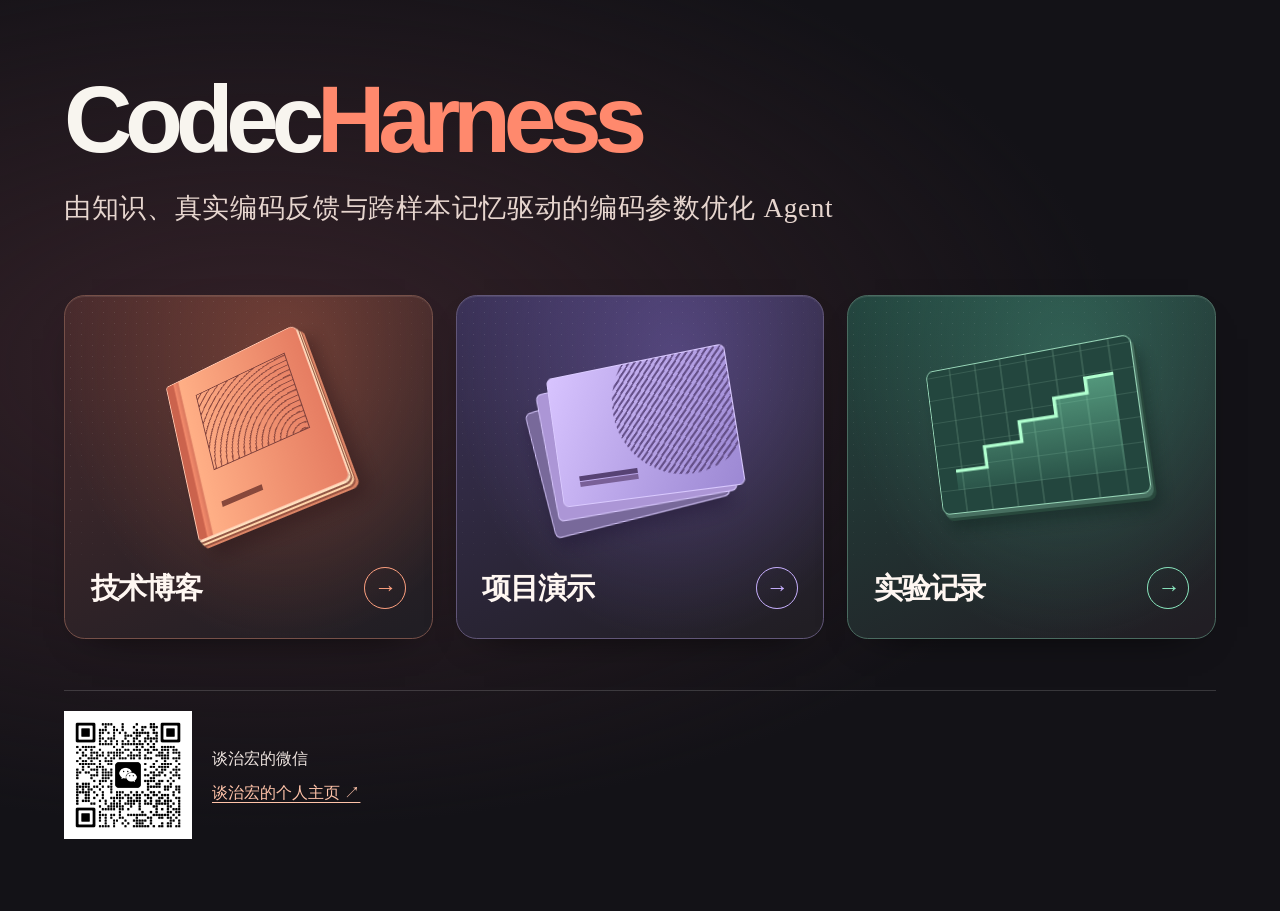
<file: docs/index.html>
<!doctype html>
<html lang="zh-CN">
<head>
  <meta charset="utf-8">
  <meta name="viewport" content="width=device-width, initial-scale=1">
  <meta name="description" content="CodecHarness 项目博客、演示文稿与交互式实验记录。">
  <title>CodecHarness 项目主页</title>
  <link rel="stylesheet" href="homepage.css">
  <link rel="stylesheet" href="landing.css?v=622879fd3f69">
  <script>
    const articleSections = ["introduction", "background", "overview", "modules", "request", "search", "evolution", "questions", "future"];
    if (articleSections.includes(location.hash.slice(1))) location.replace("article.html" + location.hash);
    if (location.hash === "#experiments") location.replace("workbench/");
  </script>
</head>
<body class="landing">
  <main class="frame landing-main">
    <header class="hero">
      <h1 class="wordmark">Codec<b>Harness</b></h1>
      <p class="landing-subtitle"><span>由知识、真实编码反馈与跨样本记忆</span><span>驱动的编码参数优化 Agent</span></p>
    </header>
    <nav class="destinations" aria-label="项目栏目">
      <a class="entry journal" href="article.html">
        <span class="art" aria-hidden="true"><span class="book"><i></i></span></span>
        <span class="entry-label">技术博客<span class="arrow" aria-hidden="true">→</span></span>
      </a>
      <a class="entry deck" href="slides/">
        <span class="art" aria-hidden="true"><span class="panes"><i></i><i></i><i></i></span></span>
        <span class="entry-label">项目演示<span class="arrow" aria-hidden="true">→</span></span>
      </a>
      <a class="entry lab" href="workbench/">
        <span class="art" aria-hidden="true"><span class="plot"><i></i></span></span>
        <span class="entry-label">实验记录<span class="arrow" aria-hidden="true">→</span></span>
      </a>
    </nav>
    <footer class="author-contact" id="contact">
      <img src="images/zhihong-tan-wechat.png" width="128" height="128" alt="谈治宏的微信二维码">
      <div>
        <p>谈治宏的微信</p>
        <a href="https://tzhsw.github.io/">谈治宏的个人主页 ↗</a>
      </div>
    </footer>
  </main>
</body>
</html>
</file>
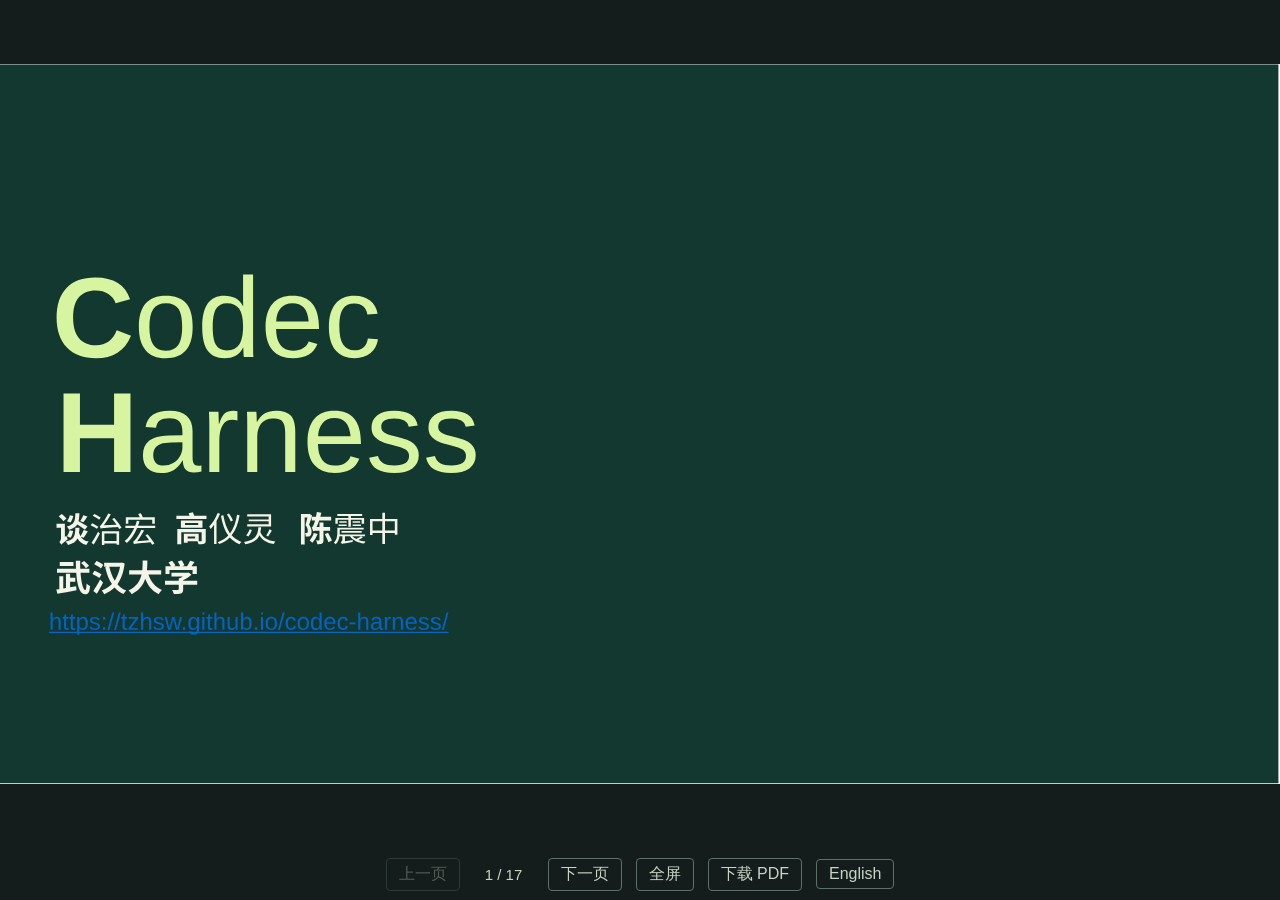
<file: docs/slides/index.html>
<!doctype html>
<html lang="zh-CN"><head><meta charset="utf-8"><meta name="viewport" content="width=device-width,initial-scale=1"><title>Codec Harness · 系统设计与 RSI 试验进展</title><style>
*{box-sizing:border-box}body{margin:0;background:#141d1b;color:#152b26;font-family:"Inter","Noto Sans CJK SC","Microsoft YaHei",sans-serif}#viewer{height:calc(100dvh - 52px);display:grid;place-items:center;overflow:hidden}#mount{position:relative}#stage{width:1200px;height:675px;transform-origin:top left}.slide{width:1200px;height:675px;position:relative;padding:36px 60px 40px;background:#f7f7ef;display:none}.slide.current{display:flex;flex-direction:column}.slide header{display:flex;justify-content:space-between;align-items:center;border-bottom:1px solid #aebeb5;padding:0 0 15px;color:#486158;font-size:16px;letter-spacing:.06em;font-weight:600}.slide header span:first-child{font-family:Arial,sans-serif;font-weight:700}.slide h2{font-size:42px;letter-spacing:-.045em;line-height:1.23;margin:33px 0 20px}.slide h3{font-size:31px;line-height:1.32;letter-spacing:-.035em;margin:10px 0 16px}.slide p{font-size:22px;line-height:1.54;margin:8px 0}.slide .intro{margin:0 0 22px;font-size:24px}.content{flex:1;min-height:0}.slide footer{border-top:1px solid #aebeb5;padding-top:12px;font-size:16px;line-height:1.45;color:#435c52;margin-top:15px}.row{border-top:1px solid #c2cfc5;display:grid;grid-template-columns:140px 250px 1fr;align-items:center;gap:18px;padding:20px 0}.row p{font-size:22px;margin:0}.row span,.eyeline{color:#38675a;font-size:18px;letter-spacing:.01em;font-weight:600}.row b{font-size:27px;line-height:1.4}.process{display:grid;grid-template-columns:repeat(3,1fr);column-gap:38px;margin:26px 0 34px}.process>div{border-top:3px solid #227865;padding-top:15px}.process strong{font-size:30px}.callout{background:#e2ecdf;padding:19px 24px}.callout b{font-size:25px}.split{display:grid;grid-template-columns:1fr 1fr;gap:48px;align-items:center;margin-top:18px}.split img,figure img{display:block;width:100%;height:auto}figure{margin:0}figcaption{font-size:16px;color:#53685e;margin:10px 0;letter-spacing:.02em}.result b,.number{font-size:44px;line-height:1.25;letter-spacing:-.045em;color:#126657}.slide .result{margin:16px 0}table{width:100%;border-collapse:collapse;text-align:left;font-size:22px}th,td{padding:14px 10px 14px 0;border-bottom:1px solid #bbc9bf;line-height:1.34}th{font-weight:600;color:#486159;font-size:18px}.split table{margin-top:22px}.chartside{display:grid;grid-template-columns:2.3fr 1fr;gap:39px;align-items:center}.plot svg{width:100%;display:block}.slide[aria-label="地毯片少试 8 次，明洞街景片在预算内首次达标"] .plot svg{height:275px}.slide[aria-label="地毯片少试 8 次，明洞街景片在预算内首次达标"] .subline{margin-top:13px}.plot text{font-size:17px;fill:#344c41}.legend{display:flex;gap:21px;justify-content:center;font-size:16px;color:#456154}.legend span:before{content:"";display:inline-block;width:27px;border-top:3px solid #126657;vertical-align:middle;margin-right:7px}.legend .c1:before{border-color:#ad552b;border-top-style:dashed}aside{border-left:1px solid #b4c7bb;padding-left:24px}.slide .subline{font-size:21px;margin-top:22px}.dark{background:#12382f;color:#f5f4e8}.dark header,.dark footer{color:#c0d7c8;border-color:#668578}.dark .row{border-color:#678577}.dark .row span{color:#d6f4a3}.covergrid{display:flex;flex-direction:column;align-items:flex-start;justify-content:center;flex:1}.cover h1{font-family:"Inter",Arial,sans-serif;font-size:105px;letter-spacing:-.07em;line-height:.9;margin:0 0 23px;color:#d7f4a1}.cover h3{font-size:36px}
.cover-meta{margin-top:16px}.cover .cover-meta p{font-size:21px;margin:6px 0}.cover .cover-members{display:flex;flex-direction:column;align-items:flex-start;gap:2px;margin-bottom:14px;font-size:24px}.cover-members b{font-size:32px;font-weight:600}.cover-meta a{color:#d7f4a1;text-decoration:underline;text-underline-offset:4px}
.cases{display:grid;grid-template-columns:repeat(3,1fr);gap:28px;margin-top:7px}.cases img,.casequote{width:100%;height:144px;object-fit:cover}.casequote{display:flex;flex-direction:column;align-items:flex-start;justify-content:center;background:#174c40;color:#e2f6c5;padding:14px 25px}.casequote b{font-size:32px;line-height:1}.casequote small{font-size:14px;margin-top:5px}.cases h3{font-size:27px}.cases p{font-size:20px}.dark .row{padding:23px 0}.dark .content{padding-top:16px}nav{height:52px;display:flex;align-items:center;justify-content:center;gap:14px;color:#c7d4c8}button,nav .pdf-download{color:inherit;background:transparent;border:1px solid #5e706a;border-radius:4px;padding:5px 12px;font:inherit;cursor:pointer}nav .pdf-download{text-decoration:none}button:focus-visible,nav .pdf-download:focus-visible{outline:2px solid #ceefa4}button:disabled{opacity:.34;cursor:default}#count{font-size:15px;font-variant-numeric:tabular-nums;min-width:60px;text-align:center}.slide a{color:inherit}body:fullscreen #viewer{height:calc(100dvh - 52px)}
@media screen and (max-width:480px){nav{gap:5px}nav button,nav .pdf-download{padding:5px 6px}#count{min-width:46px}}@page{size:12.5in 7.03125in;margin:0}@media print{body,#viewer,#mount,#stage{background:white;display:block!important;transform:none!important;width:1200px!important;height:auto!important;overflow:visible}.slide,.slide.current{display:flex!important;flex-direction:column;break-after:page;break-inside:avoid;print-color-adjust:exact;-webkit-print-color-adjust:exact}.slide:last-child{break-after:auto}nav{display:none}}

.fields h2{margin-bottom:12px}.slide .field-intro{font-size:21px;margin:0 0 18px}.field-grid{display:grid;grid-template-columns:1fr 1fr;gap:40px}.field-group{border-top:1px solid #9fb4a9;padding:8px 0}.fields .field-group h3{margin:0 0 5px;font-size:23px;color:#126657}.field-group span{display:inline-block;margin-right:18px;line-height:1.47;font-size:18px}.fields code{white-space:nowrap;font-family:Consolas,"Liberation Mono",monospace;font-size:.98em}.fields .field-group small{display:block;font-size:16px;color:#475f55;font-weight:500;margin:1px 0 3px}.fields .field-group{padding:6px 0}.fields .field-group h3{margin-bottom:3px}.fields .field-group span{line-height:1.4}
.slide[aria-label="固定画质下限，寻找最低码率"] td,.slide[aria-label="固定画质下限，寻找最低码率"] th{padding-top:9px;padding-bottom:9px}.slide[aria-label="固定画质下限，寻找最低码率"] .result{margin:10px 0}.rsi-cycle .process{margin-top:18px}.rsi-cycle .process strong{font-size:26px}.rsi-cycle .process p,.rsi-example .row p{font-size:21px}.rsi-example .row{grid-template-columns:148px 216px 1fr;padding:12px 0}.rsi-example .row b{font-size:24px}.rsi-example .row p b{font-size:inherit}.rsi-example .intro{margin-bottom:10px}.cases.other-cases{grid-template-columns:1fr 1fr;gap:54px}.other-cases img,.other-cases .casequote{height:184px}.slide[aria-label="同一批新视频，只改变可读取的训练经验"] td{padding-top:10px;padding-bottom:10px}.inventory h2{font-size:38px;margin:24px 0 14px}.inventory table{table-layout:fixed}.inventory th,.inventory td{font-size:19px;padding:9px 14px 9px 0;vertical-align:top}.inventory th small{display:block;font-size:14px;font-weight:400;line-height:1.4}.inventory th b{font-size:21px;color:#125647}.feature-list{display:grid;grid-template-columns:1fr 1fr;gap:42px}.feature-list>div{border-top:2px solid #377c68;padding-top:12px}.feature-list code{font-size:19px;color:#286451}.feature-list p{margin-top:20px}.inventory[aria-label^="经验规则 5"] th,.inventory[aria-label^="经验规则 5"] td{padding-top:5px;padding-bottom:5px;font-size:18px}.inventory[aria-label^="经验规则 5"] th small{line-height:1.25}.slide[aria-label^="地毯片少试"] h2{font-size:39px;margin-bottom:12px}.slide .hit-goal{font-size:20px;margin:0 0 10px;line-height:1.4}.slide[aria-label^="地毯片少试"] aside b{font-size:21px}.slide[aria-label^="地毯片少试"] aside p{font-size:19px;margin-bottom:16px}.slide[aria-label^="地毯片少试"] .plot svg{height:245px}.slide[aria-label^="地毯片少试"] .subline{margin-top:12px}.slide[aria-label^="地毯片少试"] footer{position:relative}.slide footer details summary{cursor:pointer;color:#175d49}.slide footer details[open] p{position:absolute;bottom:100%;left:0;right:0;background:#f7f7ef;border:1px solid #9fb4a9;padding:14px;font-size:18px}.slide[aria-label^="同样编码"] td,.slide[aria-label^="同样编码"] th{padding:8px 8px 8px 0}.slide[aria-label^="同样编码"] .intro{font-size:21px}.by-video h2{margin:22px 0 10px}.slide.by-video .intro{font-size:21px;margin:0 0 12px}.by-video th,.by-video td{padding:4px 10px 4px 0;font-size:19px;line-height:1.28;font-variant-numeric:tabular-nums}.by-video tbody th{font-size:18px;font-weight:500}.by-video th:first-child{width:36%}.by-video td:last-child{width:19%}.by-video .gain{color:#126657}.by-video .loss{color:#9e4721}.difftrack{position:relative;height:15px}.difftrack:before{content:"";position:absolute;left:11%;width:1px;height:100%;background:#818e89}.difftrack i{position:absolute;top:4px;min-width:1px;height:7px}.paired-traces h2{font-size:39px;margin:22px 0 6px}.slide .case-goal{font-size:19px;margin:0 0 13px}.trace-grid{display:grid;grid-template-columns:1fr 1fr;gap:36px}.trace-grid article{border-top:2px solid #467a67;padding-top:6px}.trace-grid h3{font-size:27px;margin:4px 0}.trace-grid em{font-size:24px;font-style:normal;color:#126657}.trace-grid em.negative{color:#924522}.slide .trace-grid p{font-size:19px;line-height:1.43;margin:9px 0}.slide .trace-grid .trace-score{font-weight:bold;color:#34594c;margin-top:1px}.trace-grid button{color:#165d4c;border-color:#87a797;font-size:16px}.trace-dialogs dialog{width:min(980px,95vw);max-height:88dvh;overflow:auto;background:#f7f7ef;color:#152b26;border:1px solid #739488;padding:22px}.trace-dialogs dialog::backdrop{background:#0b211cd6}.trace-dialogs form{float:right}.trace-dialogs h3{margin:0}.trace-dialogs table{font-size:clamp(11px,1.5vw,17px)}.trace-dialogs th,.trace-dialogs td{font-size:inherit;padding:6px}.trace-dialogs a{color:#165d4c}@media print{.trace-dialogs,.trace-grid button{display:none}}.with-curve .curve-layout{grid-template-columns:minmax(0,2fr) minmax(0,1fr);gap:24px;align-items:center;margin-top:0}.with-curve .workbench-curve{background:#fff;padding:9px 14px 10px}.workbench-curve figcaption{font-size:19px;margin:0 0 5px}.wk-key{display:flex;gap:11px;font-size:16px}.wk-key span:first-child b{color:#26668b}.wk-key span:nth-child(2) b{color:#b25134}.wk-key span:nth-child(3) b{color:#087257}.wk-unit,.wk-x,.workbench-curve .plain-url{font-size:15px;color:#455b52}.wk-unit{margin-top:5px}.wk-x{text-align:center}.workbench-curve .search-plot{display:block;width:100%;height:auto}.workbench-curve .search-plot text{font:16px system-ui,sans-serif;fill:#455b52}.with-curve .eyeline{font-size:18px}.with-curve .split table{margin-top:12px;font-size:19px}.with-curve .split th{font-size:16px}.with-curve .split p{font-size:20px}.with-curve .result b{font-size:38px}.with-curve h2{margin:24px 0 14px}.workbench-curve figcaption .plain-url{float:right}.plain-url{user-select:all;white-space:nowrap;text-decoration:underline;text-underline-offset:.15em}.plain-url:hover,.plain-url:focus-visible{text-decoration-thickness:2px}.workbench-curve .search-plot:first-of-type{max-height:159px}.workbench-curve .search-plot:nth-of-type(2){max-height:102px}
.paired-traces .curve-key{display:flex;align-items:center;justify-content:space-between;margin:7px 0 13px}
.paired-traces .curve-key .case-goal{margin:0;font-size:18px}
.paired-traces .trace-grid svg{display:block;width:100%;font-size:13px;margin:6px 0}
.paired-traces .trace-grid article{display:flex;flex-direction:column;align-items:stretch}
.paired-traces .trace-grid button{align-self:flex-start;margin-top:auto}
.paired-traces .trace-grid h3{display:flex;align-items:baseline;justify-content:space-between}
.paired-traces .trace-grid p{margin:5px 0 10px;font-size:19px;line-height:1.52}

.arch-page h2{margin:22px 0 9px;font-size:40px}
.arch-page .arch-intro{font-size:21px;margin:0 0 14px}
.system-map,.agent-map{display:grid;grid-template-columns:1fr 94px 1.1fr 94px 1fr;align-items:stretch}
.system-map{margin:4px 0 0}
.map-input,.map-store{grid-column:2 / 5;justify-self:center;text-align:center}
.map-input{font-size:20px;padding:7px 20px;border-bottom:1px solid #abc1b5}
.map-down{grid-column:3;text-align:center;line-height:32px;font-size:27px;color:#39765d}
.arch-node{background:#e6eee5;border-top:3px solid #548270;padding:16px 17px}
.system-map .mac{grid-column:1}
.arch-node small{font-weight:600;color:#496758;font-size:16px}
.arch-page .arch-node h3{font-size:25px;line-height:1.2;letter-spacing:-.02em;margin:9px 0}
.arch-page .arch-node p{font-size:18px;line-height:1.45;margin:0}
.arch-node.control{background:#164536;color:#fbfaf3;border-color:#164536}
.arch-node.control small,.arch-node.control code{color:#d9ecce}
.arch-link{display:flex;flex-direction:column;justify-content:center;align-items:center;color:#426354;font-size:15px;font-weight:600}
.arch-link b{font-family:Arial,sans-serif;font-size:32px;line-height:24px}
.map-store{grid-column:1 / -1;white-space:nowrap;padding:6px 24px 8px;border:1px solid #b0c2b3;display:flex;align-items:center;gap:16px}
.map-store strong{font-size:20px}.map-store span{font-size:17px}
.agent-map{grid-template-columns:1fr 66px 1fr 66px 1fr;margin-top:18px}
.agent-map .arch-node{display:flex;flex-direction:column;min-height:210px}
.arch-node code{margin-top:auto;padding-top:12px;line-height:1.4;font-family:monospace;font-size:16px;color:#315e4d}
.arch-responses{display:grid;grid-template-columns:1fr 1fr;gap:38px;margin-top:24px}
.arch-responses>div{border-top:2px solid #829e8e;padding-top:10px}
.arch-responses strong{font-size:22px}
.arch-page .arch-responses p{font-size:18px;margin:5px 0;line-height:1.42}
.runtime-architecture h2{margin:24px 0 0;font-size:40px}.runtime-architecture figure{flex:1;display:flex;align-items:center;min-height:0}.runtime-architecture figure img{display:block;width:100%;height:auto}.agent-evolution figure img{max-height:100%;object-fit:contain}.agent-evolution footer{margin-top:3px}
.fields h2{margin:23px 0 20px;font-size:40px}
.param-columns{display:grid;grid-template-columns:minmax(0,1.4fr) minmax(0,1fr) minmax(0,.93fr);gap:32px}
.range-group{border-top:2px solid #69947e;padding:7px 0 0;margin-bottom:15px}
.fields .range-group h3{display:flex;align-items:baseline;justify-content:space-between;font-size:22px;color:#185b45;margin:0 0 6px}
.range-group h3 small{font-size:15px;font-weight:500;color:#567163}
.range-group dl,.range-group dd{margin:0}
.range-group dl>div{display:flex;align-items:baseline;justify-content:space-between;gap:8px;border-bottom:1px solid #dce5db;line-height:1.44;padding:2px 0}
.range-group dt{font-size:18px}.range-group dd{color:#385748;font-size:17px;white-space:nowrap;font-variant-numeric:tabular-nums}

.fields .range-body{display:flex;flex-direction:column;justify-content:space-between;min-height:0}
.fields .range-group dl>div{line-height:22px;padding:2px 0}
.fields .range-group dt,.fields .range-group dd{line-height:22px}
.fields .range-group h3{line-height:26px}
.fields .range-group{margin-bottom:9px}
.fields .fractions{margin:6px 0 0;display:grid;grid-template-columns:155px 1fr;align-items:center;gap:16px;padding:10px 0}
.fields .fractions h3{display:block;margin:0}
.fields .fractions small{display:block;line-height:19px}
.fields .fractions dl{display:grid;grid-template-columns:repeat(4,1fr);gap:20px}
.fields .fractions dl>div{border-bottom:0;display:block;border-left:1px solid #bfcec2;padding-left:14px}

.carpet-decision h2{margin:22px 0 10px;font-size:40px}.carpet-decision .carpet-context{font-size:21px;line-height:1.5;margin:0 0 20px}
.carpet-evidence{display:grid;grid-template-columns:1fr 1fr;gap:38px}.carpet-evidence>div{border-top:2px solid #69947e;padding-top:8px}
.carpet-decision .carpet-evidence h3{font-size:23px;line-height:1.4;margin:0 0 4px;color:#185b45}
.carpet-decision .carpet-evidence p{font-size:19px;line-height:1.5;margin:0}
.carpet-decision .carpet-choice{font-size:20px;line-height:1.45;margin:20px 0 7px}
.carpet-decision td,.carpet-decision th{padding:5px 11px;font-size:18px;line-height:1.4;text-align:right}
.carpet-decision th:first-child,.carpet-decision td:first-child{text-align:left}.carpet-decision thead{background:#eaf0e6}
.carpet-decision .carpet-result{margin:13px 0 0;font-size:21px}.carpet-result b{color:#126657}
.carpet-decision footer .plain-url{color:#165b48}.fields .range-body{padding-bottom:4px}
.whu-emblem{position:absolute;top:54px;right:60px;width:144px;height:144px;object-fit:contain}.slide.closing{align-items:center;justify-content:center}.slide.closing h2{margin:0;color:#d7f4a1;font-size:96px;line-height:1.2}.slide.template-cover{padding:0;background:#fff}.template-cover img{display:block;width:100%;height:100%;object-fit:fill}.template-cover .template-url{position:absolute;left:3.824%;top:75.59%;width:31.25%;height:3.73%;overflow:hidden;white-space:nowrap;color:transparent;text-decoration:none;font-size:20px}.template-url:focus-visible{outline:2px solid #d7f4a1}
.slide.closing h2{font-size:72px}.closing .wechat{margin:28px 0 0;text-align:center}.wechat img{display:block;width:286px;height:286px}.closing .wechat figcaption{color:white;font-size:24px;margin:12px 0 0}.closing .contact-site{margin:14px 0 0;font-size:22px;line-height:1.4;color:#f5f4e8}
</style></head><body><main id="viewer"><div id="mount"><div id="stage"><section class="slide current template-cover" aria-label="Codec Harness 封面"><img alt="Codec Harness，谈治宏、高仪灵、陈震中，武汉大学" src="[data-uri]"><a class="template-url" aria-label="项目主页 https://tzhsw.github.io/codec-harness/" href="https://tzhsw.github.io/codec-harness/" target="_blank" rel="noopener noreferrer">https://tzhsw.github.io/codec-harness/</a></section>
<section class="slide runtime-architecture" aria-label="Codec Harness 系统架构">
<header><span>Codec Harness</span><span>系统设计</span></header>
<h2>系统架构</h2>
<figure><img src="[data-uri]" alt="系统架构。Agent 通过 Mac 推理服务选参，工具箱的 Bubblewrap（bwrap）运行沙盒隔离执行自编特征提取和参数推荐代码，控制器校验参数后由 K3s 编码评测。"></figure></section>
<section class="slide runtime-architecture agent-evolution" aria-label="Agent 自进化：从搜索结果到新经验">
<header><span>Codec Harness</span><span>Agent 架构</span></header>
<h2>Agent 自进化：从搜索结果到新经验</h2>
<figure><img src="[data-uri]" alt="控制器用新片基础特征从可用记忆中选最近的有实测案例。Agent 读取整理好的参数文档摘录、案例、规则、当前特征、本片历史和候选卡，每轮只送测一组。系统根据逐轮实测总结经验规则、编写工具。参数推荐工具经过回放，帧特征工具与独立实现核对。保存案例与验收通过的工具供后续训练片读取；开发对照只读冻结经验。"></figure>
</section>
<section class="slide fields" aria-label="x265 参数搜索范围"><header><span>Codec Harness</span><span>系统设计 · 编码参数</span></header><h2>x265 的 28 个可调参数</h2><div class="content range-body"><div class="param-columns"><div><div class="range-group"><h3>有序档位<small></small></h3><dl><div><dt><code>preset</code></dt><dd>fast / medium / slow</dd></div><div><dt><code>rd</code></dt><dd>2–6</dd></div><div><dt><code>subme</code></dt><dd>0–5</dd></div><div><dt><code>rdoq-level</code></dt><dd>0–2</dd></div></dl></div><div class="range-group"><h3>离散枚举<small></small></h3><dl><div><dt><code>tune</code></dt><dd>psnr / ssim / fastdecode</dd></div><div><dt><code>me</code></dt><dd>dia / hex / umh / star</dd></div><div><dt><code>aq-mode</code></dt><dd>0 / 1 / 2 / 3</dd></div><div><dt><code>b-adapt</code></dt><dd>0 / 1 / 2</dd></div><div><dt><code>scenecut</code></dt><dd>0 / 20 / 40 / 60</dd></div></dl></div></div><div><div class="range-group"><h3>离散整数<small>步长 1</small></h3><dl><div><dt><code>crf</code></dt><dd>14–40</dd></div><div><dt><code>bframes</code></dt><dd>0–12</dd></div><div><dt><code>rc-lookahead</code></dt><dd>8–48</dd></div><div><dt><code>ref</code></dt><dd>1–4</dd></div><div><dt><code>keyint</code></dt><dd>24–240</dd></div><div><dt><code>min-keyint</code></dt><dd>0–12</dd></div><div><dt><code>merange</code></dt><dd>16–57</dd></div></dl></div></div><div><div class="range-group"><h3>布尔开关（bool）<small>true / false</small></h3><dl><div><dt><code>cutree</code></dt><dd></dd></div><div><dt><code>b-pyramid</code></dt><dd></dd></div><div><dt><code>rect</code></dt><dd></dd></div><div><dt><code>amp</code></dt><dd></dd></div><div><dt><code>weightp</code></dt><dd></dd></div><div><dt><code>sao</code></dt><dd></dd></div><div><dt><code>deblock</code></dt><dd></dd></div><div><dt><code>strong-intra-smoothing</code></dt><dd></dd></div></dl></div></div></div><div class="range-group fractions"><h3>定步长小数<small>步长 0.01</small></h3><dl><div><dt><code>aq-strength</code></dt><dd>0.5–2</dd></div><div><dt><code>qcomp</code></dt><dd>0.5–0.9</dd></div><div><dt><code>psy-rd</code></dt><dd>0–2.5</dd></div><div><dt><code>psy-rdoq</code></dt><dd>0–3</dd></div></dl></div></div></section>
<section class="slide with-curve" aria-label="固定画质下限，寻找最低码率"><header><span>Codec Harness</span><span>单视频验证</span></header><h2>固定画质下限，寻找最低码率</h2><div class="content"><div class="split curve-layout"><div><figure class="workbench-curve"><figcaption><b>视频一</b> · 50 轮实测<a class="plain-url" href="https://tzhsw.github.io/codec-harness/workbench/" target="_blank" rel="noopener noreferrer">https://tzhsw.github.io/codec-harness/workbench/</a></figcaption><div class="wk-key"><span><b>●</b> 满足约束</span><span><b>×</b> 低于画质下限</span><span><b>━</b> 累计最低合格码率</span></div><div class="wk-unit">视频码率（kb/s）</div><svg class="search-plot" viewBox="0 0 828 208" role="img" aria-label="各轮实测视频码率与累计最佳达标码率"><g><line x1="58" x2="808" y1="178" y2="178" stroke="#dfe7e3"></line><text x="50" y="182" text-anchor="end">166</text></g><g><line x1="58" x2="808" y1="137" y2="137" stroke="#dfe7e3"></line><text x="50" y="141" text-anchor="end">256</text></g><g><line x1="58" x2="808" y1="95.99999999999999" y2="95.99999999999999" stroke="#dfe7e3"></line><text x="50" y="99.99999999999999" text-anchor="end">346</text></g><g><line x1="58" x2="808" y1="55" y2="55" stroke="#dfe7e3"></line><text x="50" y="59" text-anchor="end">436</text></g><g><line x1="58" x2="808" y1="14" y2="14" stroke="#dfe7e3"></line><text x="50" y="18" text-anchor="end">526</text></g><text x="58" y="198" text-anchor="middle">1</text><text x="149.83673469387753" y="198" text-anchor="middle">7</text><text x="256.9795918367347" y="198" text-anchor="middle">14</text><text x="364.1224489795918" y="198" text-anchor="middle">21</text><text x="471.265306122449" y="198" text-anchor="middle">28</text><text x="578.4081632653061" y="198" text-anchor="middle">35</text><text x="685.5510204081633" y="198" text-anchor="middle">42</text><text x="808" y="198" text-anchor="middle">50</text><path d="M58,53.2539977008953 H73.3061224489796V53.2539977008953 H88.61224489795919V53.2539977008953 H103.91836734693877V53.2539977008953 H119.22448979591837V53.2539977008953 H134.53061224489795V78.10574634089203 H149.83673469387753V78.10574634089203 H165.14285714285714V79.33057237449276 H180.44897959183675V79.33057237449276 H195.75510204081633V96.03481234086219 H211.0612244897959V110.86202772441656 H226.3673469387755V110.86202772441656 H241.6734693877551V110.86202772441656 H256.9795918367347V123.0577143211628 H272.2857142857143V123.0577143211628 H287.59183673469386V123.0577143211628 H302.8979591836735V123.0577143211628 H318.2040816326531V123.0577143211628 H333.51020408163265V123.0577143211628 H348.81632653061223V123.0577143211628 H364.1224489795918V123.0577143211628 H379.42857142857144V123.13728538599071 H394.734693877551V123.13728538599071 H410.0408163265306V123.13728538599071 H425.3469387755102V123.13728538599071 H440.6530612244898V123.13728538599071 H455.9591836734694V123.13728538599071 H471.265306122449V123.13728538599071 H486.57142857142856V123.13728538599071 H501.8775510204082V123.13728538599071 H517.1836734693877V123.13728538599071 H532.4897959183673V123.13728538599071 H547.795918367347V123.13728538599071 H563.1020408163265V123.13728538599071 H578.4081632653061V123.13728538599071 H593.7142857142857V123.13728538599071 H609.0204081632653V123.13728538599071 H624.3265306122449V123.13728538599071 H639.6326530612245V123.13728538599071 H654.9387755102041V123.13728538599071 H670.2448979591836V123.13728538599071 H685.5510204081633V123.13728538599071 H700.8571428571429V123.13728538599071 H716.1632653061224V123.13728538599071 H731.469387755102V123.13728538599071 H746.7755102040817V123.13728538599071 H762.0816326530612V123.13728538599071 H777.3877551020408V123.15149450470997 H792.6938775510204V123.15149450470997 H808V123.15149450470997" fill="none" stroke="#087257" stroke-width="2.8" stroke-linejoin="round"></path><g data-round="1" transform="translate(58 53.2539977008953)"><title>第 1 轮 · VMAF 92.964 · 440.150 kb/s · 实际编码</title><circle r="4" fill="#26668b"></circle><circle r="8" fill="transparent"></circle></g><g data-round="2" transform="translate(73.3061224489796 50.476114991278735)"><title>第 2 轮 · VMAF 93.767 · 446.259 kb/s · 实际编码</title><circle r="4" fill="#26668b"></circle><circle r="8" fill="transparent"></circle></g><g data-round="3" transform="translate(88.61224489795919 53.011021770795836)"><title>第 3 轮 · VMAF 90.852 · 440.684 kb/s · 实际编码</title><circle r="4" fill="#26668b"></circle><circle r="8" fill="transparent"></circle></g><g data-round="4" transform="translate(103.91836734693877 25.31034482758622)"><title>第 4 轮 · VMAF 95.326 · 501.606 kb/s · 实际编码</title><circle r="4" fill="#26668b"></circle><circle r="8" fill="transparent"></circle></g><g data-round="5" transform="translate(119.22448979591837 53.14174566301307)"><title>第 5 轮 · VMAF 94.392 · 440.397 kb/s · 实际编码</title><circle r="4" fill="#26668b"></circle><circle r="8" fill="transparent"></circle></g><g data-round="6" transform="translate(134.53061224489795 78.10574634089203)"><title>第 6 轮 · VMAF 93.294 · 385.494 kb/s · 实际编码</title><circle r="4" fill="#26668b"></circle><circle r="8" fill="transparent"></circle></g><g data-round="7" transform="translate(149.83673469387753 77.80309211217164)"><title>第 7 轮 · VMAF 93.815 · 386.159 kb/s · 实际编码</title><circle r="4" fill="#26668b"></circle><circle r="8" fill="transparent"></circle></g><g data-round="8" transform="translate(165.14285714285714 79.33057237449276)"><title>第 8 轮 · VMAF 93.943 · 382.800 kb/s · 实际编码</title><circle r="4" fill="#26668b"></circle><circle r="8" fill="transparent"></circle></g><g data-round="9" transform="translate(180.44897959183675 73.7563351009246)"><title>第 9 轮 · VMAF 94.220 · 395.059 kb/s · 实际编码</title><circle r="4" fill="#26668b"></circle><circle r="8" fill="transparent"></circle></g><g data-round="10" transform="translate(195.75510204081633 96.03481234086219)"><title>第 10 轮 · VMAF 93.060 · 346.063 kb/s · 实际编码</title><circle r="4" fill="#26668b"></circle><circle r="8" fill="transparent"></circle></g><g data-round="11" transform="translate(211.0612244897959 110.86202772441656)"><title>第 11 轮 · VMAF 91.809 · 313.453 kb/s · 实际编码</title><circle r="4" fill="#26668b"></circle><circle r="8" fill="transparent"></circle></g><g data-round="12" transform="translate(226.3673469387755 133.02825292647196)"><title>第 12 轮 · VMAF 88.075 · 264.703 kb/s · 实际编码</title><path d="M-3 -3L3 3M-3 3L3 -3" stroke="#b25134" stroke-width="2.1"></path><circle r="8" fill="transparent"></circle></g><g data-round="13" transform="translate(241.6734693877551 102.29392913669899)"><title>第 13 轮 · VMAF 92.294 · 332.297 kb/s · 实际编码</title><circle r="4" fill="#26668b"></circle><circle r="8" fill="transparent"></circle></g><g data-round="14" transform="translate(256.9795918367347 123.0577143211628)"><title>第 14 轮 · VMAF 90.164 · 286.631 kb/s · 实际编码</title><circle r="4" fill="#26668b"></circle><circle r="8" fill="transparent"></circle></g><g data-round="15" transform="translate(272.2857142857143 139.76905884689188)"><title>第 15 轮 · VMAF 88.306 · 249.878 kb/s · 实际编码</title><path d="M-3 -3L3 3M-3 3L3 -3" stroke="#b25134" stroke-width="2.1"></path><circle r="8" fill="transparent"></circle></g><g data-round="16" transform="translate(287.59183673469386 106.11618207218163)"><title>第 16 轮 · VMAF 91.719 · 323.891 kb/s · 实际编码</title><circle r="4" fill="#26668b"></circle><circle r="8" fill="transparent"></circle></g><g data-round="17" transform="translate(302.8979591836735 138.03696727501332)"><title>第 17 轮 · VMAF 88.268 · 253.688 kb/s · 实际编码</title><path d="M-3 -3L3 3M-3 3L3 -3" stroke="#b25134" stroke-width="2.1"></path><circle r="8" fill="transparent"></circle></g><g data-round="18" transform="translate(318.2040816326531 120.71320973248388)"><title>第 18 轮 · VMAF 90.157 · 291.788 kb/s · 实际编码</title><circle r="4" fill="#26668b"></circle><circle r="8" fill="transparent"></circle></g><g data-round="19" transform="translate(333.51020408163265 116.58972348015281)"><title>第 19 轮 · VMAF 90.123 · 300.856 kb/s · 实际编码</title><circle r="4" fill="#26668b"></circle><circle r="8" fill="transparent"></circle></g><g data-round="20" transform="translate(348.81632653061223 134.64382972485254)"><title>第 20 轮 · VMAF 88.406 · 261.150 kb/s · 实际编码</title><path d="M-3 -3L3 3M-3 3L3 -3" stroke="#b25134" stroke-width="2.1"></path><circle r="8" fill="transparent"></circle></g><g data-round="21" transform="translate(364.1224489795918 103.48039054975773)"><title>第 21 轮 · VMAF 91.843 · 329.688 kb/s · 实际编码</title><circle r="4" fill="#26668b"></circle><circle r="8" fill="transparent"></circle></g><g data-round="22" transform="translate(379.42857142857144 123.13728538599071)"><title>第 22 轮 · VMAF 90.202 · 286.456 kb/s · 实际编码</title><circle r="4" fill="#26668b"></circle><circle r="8" fill="transparent"></circle></g><g data-round="23" transform="translate(394.734693877551 140.25216888334694)"><title>第 23 轮 · VMAF 88.072 · 248.816 kb/s · 实际编码</title><path d="M-3 -3L3 3M-3 3L3 -3" stroke="#b25134" stroke-width="2.1"></path><circle r="8" fill="transparent"></circle></g><g data-round="24" transform="translate(410.0408163265306 150.70297570136728)"><title>第 24 轮 · VMAF 86.218 · 225.831 kb/s · 实际编码</title><path d="M-3 -3L3 3M-3 3L3 -3" stroke="#b25134" stroke-width="2.1"></path><circle r="8" fill="transparent"></circle></g><g data-round="25" transform="translate(425.3469387755102 103.55569887896984)"><title>第 25 轮 · VMAF 91.803 · 329.522 kb/s · 实际编码</title><circle r="4" fill="#26668b"></circle><circle r="8" fill="transparent"></circle></g><g data-round="26" transform="translate(440.6530612244898 166.68965517241378)"><title>第 26 轮 · VMAF 84.140 · 190.672 kb/s · 实际编码</title><path d="M-3 -3L3 3M-3 3L3 -3" stroke="#b25134" stroke-width="2.1"></path><circle r="8" fill="transparent"></circle></g><g data-round="27" transform="translate(455.9591836734694 155.41187764493213)"><title>第 27 轮 · VMAF 85.829 · 215.475 kb/s · 实际编码</title><path d="M-3 -3L3 3M-3 3L3 -3" stroke="#b25134" stroke-width="2.1"></path><circle r="8" fill="transparent"></circle></g><g data-round="28" transform="translate(471.265306122449 116.14924079985556)"><title>第 28 轮 · VMAF 90.373 · 301.825 kb/s · 实际编码</title><circle r="4" fill="#26668b"></circle><circle r="8" fill="transparent"></circle></g><g data-round="29" transform="translate(486.57142857142856 146.8665136471654)"><title>第 29 轮 · VMAF 83.773 · 234.269 kb/s · 实际编码</title><path d="M-3 -3L3 3M-3 3L3 -3" stroke="#b25134" stroke-width="2.1"></path><circle r="8" fill="transparent"></circle></g><g data-round="30" transform="translate(501.8775510204082 112.18063394156447)"><title>第 30 轮 · VMAF 87.995 · 310.553 kb/s · 实际编码</title><path d="M-3 -3L3 3M-3 3L3 -3" stroke="#b25134" stroke-width="2.1"></path><circle r="8" fill="transparent"></circle></g><g data-round="31" transform="translate(517.1836734693877 68.12384044060747)"><title>第 31 轮 · VMAF 91.077 · 407.447 kb/s · 实际编码</title><circle r="4" fill="#26668b"></circle><circle r="8" fill="transparent"></circle></g><g data-round="32" transform="translate(532.4897959183673 101.15577872728576)"><title>第 32 轮 · VMAF 91.813 · 334.800 kb/s · 实际编码</title><circle r="4" fill="#26668b"></circle><circle r="8" fill="transparent"></circle></g><g data-round="33" transform="translate(547.795918367347 138.11227560422543)"><title>第 33 轮 · VMAF 88.300 · 253.522 kb/s · 实际编码</title><path d="M-3 -3L3 3M-3 3L3 -3" stroke="#b25134" stroke-width="2.1"></path><circle r="8" fill="transparent"></circle></g><g data-round="34" transform="translate(563.1020408163265 134.2786553737674)"><title>第 34 轮 · VMAF 88.867 · 261.953 kb/s · 实际编码</title><path d="M-3 -3L3 3M-3 3L3 -3" stroke="#b25134" stroke-width="2.1"></path><circle r="8" fill="transparent"></circle></g><g data-round="35" transform="translate(578.4081632653061 122.47229862992904)"><title>第 35 轮 · VMAF 90.233 · 287.919 kb/s · 实际编码</title><circle r="4" fill="#26668b"></circle><circle r="8" fill="transparent"></circle></g><g data-round="36" transform="translate(593.7142857142857 151.98179638610125)"><title>第 36 轮 · VMAF 86.699 · 223.019 kb/s · 实际编码</title><path d="M-3 -3L3 3M-3 3L3 -3" stroke="#b25134" stroke-width="2.1"></path><circle r="8" fill="transparent"></circle></g><g data-round="37" transform="translate(609.0204081632653 117.57299449552602)"><title>第 37 轮 · VMAF 90.633 · 298.694 kb/s · 实际编码</title><circle r="4" fill="#26668b"></circle><circle r="8" fill="transparent"></circle></g><g data-round="38" transform="translate(624.3265306122449 136.4981197177168)"><title>第 38 轮 · VMAF 88.808 · 257.072 kb/s · 实际编码</title><path d="M-3 -3L3 3M-3 3L3 -3" stroke="#b25134" stroke-width="2.1"></path><circle r="8" fill="transparent"></circle></g><g data-round="39" transform="translate(639.6326530612245 118.21524666163685)"><title>第 39 轮 · VMAF 90.591 · 297.281 kb/s · 实际编码</title><circle r="4" fill="#26668b"></circle><circle r="8" fill="transparent"></circle></g><g data-round="40" transform="translate(654.9387755102041 122.2179554048542)"><title>第 40 轮 · VMAF 89.962 · 288.478 kb/s · 实际编码</title><path d="M-3 -3L3 3M-3 3L3 -3" stroke="#b25134" stroke-width="2.1"></path><circle r="8" fill="transparent"></circle></g><g data-round="41" transform="translate(670.2448979591836 102.3052964316744)"><title>第 41 轮 · VMAF 91.595 · 332.272 kb/s · 实际编码</title><circle r="4" fill="#26668b"></circle><circle r="8" fill="transparent"></circle></g><g data-round="42" transform="translate(685.5510204081633 139.5402920355117)"><title>第 42 轮 · VMAF 87.997 · 250.381 kb/s · 实际编码</title><path d="M-3 -3L3 3M-3 3L3 -3" stroke="#b25134" stroke-width="2.1"></path><circle r="8" fill="transparent"></circle></g><g data-round="43" transform="translate(700.8571428571429 110.75261751027821)"><title>第 43 轮 · VMAF 88.142 · 313.694 kb/s · 实际编码</title><path d="M-3 -3L3 3M-3 3L3 -3" stroke="#b25134" stroke-width="2.1"></path><circle r="8" fill="transparent"></circle></g><g data-round="44" transform="translate(716.1632653061224 83.85901851032293)"><title>第 44 轮 · VMAF 93.403 · 372.841 kb/s · 实际编码</title><circle r="4" fill="#26668b"></circle><circle r="8" fill="transparent"></circle></g><g data-round="45" transform="translate(731.469387755102 105.65438571380547)"><title>第 45 轮 · VMAF 91.779 · 324.906 kb/s · 实际编码</title><circle r="4" fill="#26668b"></circle><circle r="8" fill="transparent"></circle></g><g data-round="46" transform="translate(746.7755102040817 138.22879037772344)"><title>第 46 轮 · VMAF 88.785 · 253.266 kb/s · 实际编码</title><path d="M-3 -3L3 3M-3 3L3 -3" stroke="#b25134" stroke-width="2.1"></path><circle r="8" fill="transparent"></circle></g><g data-round="47" transform="translate(762.0816326530612 122.99377328692611)"><title>第 47 轮 · VMAF 90.153 · 286.772 kb/s · 实际编码</title><circle r="4" fill="#26668b"></circle><circle r="8" fill="transparent"></circle></g><g data-round="48" transform="translate(777.3877551020408 123.15149450470997)"><title>第 48 轮 · VMAF 90.226 · 286.425 kb/s · 实际编码</title><circle r="4" fill="#26668b"></circle><circle r="8" fill="transparent"></circle></g><g data-round="49" transform="translate(792.6938775510204 140.10013131305078)"><title>第 49 轮 · VMAF 88.072 · 249.150 kb/s · 实际编码</title><path d="M-3 -3L3 3M-3 3L3 -3" stroke="#b25134" stroke-width="2.1"></path><circle r="8" fill="transparent"></circle></g><g data-round="50" transform="translate(808 103.42781681049644)"><title>第 50 轮 · VMAF 91.837 · 329.803 kb/s · 实际编码</title><circle r="4" fill="#26668b"></circle><circle r="8" fill="transparent"></circle></g></svg><div class="wk-unit">第 10 轮起的最低合格码率（kb/s，纵轴放大）</div><svg class="search-plot" viewBox="0 0 828 132" role="img" aria-label="第 10 轮起累计最佳达标码率的放大曲线"><g><line x1="58" x2="808" y1="102" y2="102" stroke="#dfe7e3"></line><text x="50" y="106" text-anchor="end">282</text></g><g><line x1="58" x2="808" y1="80.00000000000001" y2="80.00000000000001" stroke="#dfe7e3"></line><text x="50" y="84.00000000000001" text-anchor="end">299</text></g><g><line x1="58" x2="808" y1="58.000000000000036" y2="58.000000000000036" stroke="#dfe7e3"></line><text x="50" y="62.000000000000036" text-anchor="end">316</text></g><g><line x1="58" x2="808" y1="35.999999999999986" y2="35.999999999999986" stroke="#dfe7e3"></line><text x="50" y="39.999999999999986" text-anchor="end">334</text></g><g><line x1="58" x2="808" y1="14" y2="14" stroke="#dfe7e3"></line><text x="50" y="18" text-anchor="end">351</text></g><text x="58" y="122" text-anchor="middle">10</text><text x="151.75" y="122" text-anchor="middle">15</text><text x="245.5" y="122" text-anchor="middle">20</text><text x="339.25" y="122" text-anchor="middle">25</text><text x="433" y="122" text-anchor="middle">30</text><text x="526.75" y="122" text-anchor="middle">35</text><text x="620.5" y="122" text-anchor="middle">40</text><text x="714.25" y="122" text-anchor="middle">45</text><text x="808" y="122" text-anchor="middle">50</text><path d="M58,20.068965517241395 H76.75V61.54982328579999 H95.5V61.54982328579999 H114.25V61.54982328579999 H133V95.66867352322578 H151.75V95.66867352322578 H170.5V95.66867352322578 H189.25V95.66867352322578 H208V95.66867352322578 H226.75V95.66867352322578 H245.5V95.66867352322578 H264.25V95.66867352322578 H283V95.89128282222333 H301.75V95.89128282222333 H320.5V95.89128282222333 H339.25V95.89128282222333 H358V95.89128282222333 H376.75V95.89128282222333 H395.5V95.89128282222333 H414.25V95.89128282222333 H433V95.89128282222333 H451.75V95.89128282222333 H470.5V95.89128282222333 H489.25V95.89128282222333 H508V95.89128282222333 H526.75V95.89128282222333 H545.5V95.89128282222333 H564.25V95.89128282222333 H583V95.89128282222333 H601.75V95.89128282222333 H620.5V95.89128282222333 H639.25V95.89128282222333 H658V95.89128282222333 H676.75V95.89128282222333 H695.5V95.89128282222333 H714.25V95.89128282222333 H733V95.89128282222333 H751.75V95.89128282222333 H770.5V95.9310344827586 H789.25V95.9310344827586 H808V95.9310344827586" fill="none" stroke="#087257" stroke-width="2.8" stroke-linejoin="round"></path><circle cx="808" cy="95.9310344827586" r="3.4" fill="#087257"></circle></svg><div class="wk-x">累计寻优次数</div></figure></div><div><div class="eyeline">画质下限为 VMAF 90，分数越高画质越好</div><table><thead><tr><th>累计预算</th><th>最低合格 kb/s</th><th>该点 VMAF</th></tr></thead><tbody><tr><td>10 轮</td><td>346.062</td><td>93.060</td></tr><tr><td>20 轮</td><td>286.631</td><td>90.164</td></tr><tr><td>50 轮</td><td>286.425</td><td>90.226</td></tr></tbody></table><p class="result"><b>−17.23%</b> 视频码率</p><p>第 48 轮取得最低码率，比前 10 轮的最佳结果低 17.23%。</p></div></div></div></section>
<section class="slide with-curve" aria-label="固定码率上限，寻找最高画质"><header><span>Codec Harness</span><span>单视频验证</span></header><h2>固定码率上限，寻找最高画质</h2><div class="content"><div class="split curve-layout"><div><figure class="workbench-curve"><figcaption><b>视频二</b> · 50 轮实测<a class="plain-url" href="https://tzhsw.github.io/codec-harness/workbench/" target="_blank" rel="noopener noreferrer">https://tzhsw.github.io/codec-harness/workbench/</a></figcaption><div class="wk-key"><span><b>●</b> 满足约束</span><span><b>×</b> 超过码率上限</span><span><b>━</b> 上限内累计最高 VMAF</span></div><div class="wk-unit">VMAF</div><svg class="search-plot" viewBox="0 0 828 208" role="img" aria-label="码率上限内累计最佳 VMAF"><g><line x1="58" x2="808" y1="178" y2="178" stroke="#dfe7e3"></line><text x="50" y="182" text-anchor="end">89.51</text></g><g><line x1="58" x2="808" y1="136.9999999999999" y2="136.9999999999999" stroke="#dfe7e3"></line><text x="50" y="140.9999999999999" text-anchor="end">90.65</text></g><g><line x1="58" x2="808" y1="95.99999999999974" y2="95.99999999999974" stroke="#dfe7e3"></line><text x="50" y="99.99999999999974" text-anchor="end">91.79</text></g><g><line x1="58" x2="808" y1="55.00000000000014" y2="55.00000000000014" stroke="#dfe7e3"></line><text x="50" y="59.00000000000014" text-anchor="end">92.93</text></g><g><line x1="58" x2="808" y1="14" y2="14" stroke="#dfe7e3"></line><text x="50" y="18" text-anchor="end">94.06</text></g><text x="58" y="198" text-anchor="middle">1</text><text x="149.83673469387753" y="198" text-anchor="middle">7</text><text x="256.9795918367347" y="198" text-anchor="middle">14</text><text x="364.1224489795918" y="198" text-anchor="middle">21</text><text x="471.265306122449" y="198" text-anchor="middle">28</text><text x="578.4081632653061" y="198" text-anchor="middle">35</text><text x="685.5510204081633" y="198" text-anchor="middle">42</text><text x="808" y="198" text-anchor="middle">50</text><path d="M149.83673469387753,166.68965517241384 H165.14285714285714V166.68965517241384 H180.44897959183675V166.68965517241384 H195.75510204081633V166.68965517241384 H211.0612244897959V164.43478077746914 H226.3673469387755V122.16657064633338 H241.6734693877551V106.67118182220783 H256.9795918367347V106.67118182220783 H272.2857142857143V106.67118182220783 H287.59183673469386V106.67118182220783 H302.8979591836735V106.67118182220783 H318.2040816326531V106.67118182220783 H333.51020408163265V106.67118182220783 H348.81632653061223V106.67118182220783 H364.1224489795918V106.67118182220783 H379.42857142857144V106.67118182220783 H394.734693877551V106.67118182220783 H410.0408163265306V106.67118182220783 H425.3469387755102V106.67118182220783 H440.6530612244898V106.67118182220783 H455.9591836734694V102.1193060376344 H471.265306122449V102.1193060376344 H486.57142857142856V101.74570800614595 H501.8775510204082V101.74570800614595 H517.1836734693877V101.74570800614595 H532.4897959183673V101.74570800614595 H547.795918367347V101.74570800614595 H563.1020408163265V101.74570800614595 H578.4081632653061V100.672945886817 H593.7142857142857V100.672945886817 H609.0204081632653V100.672945886817 H624.3265306122449V100.672945886817 H639.6326530612245V100.672945886817 H654.9387755102041V100.672945886817 H670.2448979591836V100.672945886817 H685.5510204081633V100.672945886817 H700.8571428571429V100.672945886817 H716.1632653061224V100.672945886817 H731.469387755102V100.672945886817 H746.7755102040817V100.672945886817 H762.0816326530612V100.672945886817 H777.3877551020408V100.672945886817 H792.6938775510204V100.672945886817 H808V100.672945886817" fill="none" stroke="#087257" stroke-width="2.8" stroke-linejoin="round"></path><g data-round="1" transform="translate(58 48.26430005752459)"><title>第 1 轮 · VMAF 93.112 · 605.543 kb/s · 实际编码</title><path d="M-3 -3L3 3M-3 3L3 -3" stroke="#b25134" stroke-width="2.1"></path><circle r="8" fill="transparent"></circle></g><g data-round="2" transform="translate(73.3061224489796 83.11445050850475)"><title>第 2 轮 · VMAF 92.144 · 530.670 kb/s · 实际编码</title><path d="M-3 -3L3 3M-3 3L3 -3" stroke="#b25134" stroke-width="2.1"></path><circle r="8" fill="transparent"></circle></g><g data-round="3" transform="translate(88.61224489795919 137.8698219835447)"><title>第 3 轮 · VMAF 90.623 · 433.095 kb/s · 实际编码</title><path d="M-3 -3L3 3M-3 3L3 -3" stroke="#b25134" stroke-width="2.1"></path><circle r="8" fill="transparent"></circle></g><g data-round="4" transform="translate(103.91836734693877 121.27531466392895)"><title>第 4 轮 · VMAF 91.084 · 415.837 kb/s · 实际编码</title><path d="M-3 -3L3 3M-3 3L3 -3" stroke="#b25134" stroke-width="2.1"></path><circle r="8" fill="transparent"></circle></g><g data-round="5" transform="translate(119.22448979591837 37.86235293852104)"><title>第 5 轮 · VMAF 93.401 · 578.153 kb/s · 实际编码</title><path d="M-3 -3L3 3M-3 3L3 -3" stroke="#b25134" stroke-width="2.1"></path><circle r="8" fill="transparent"></circle></g><g data-round="6" transform="translate(134.53061224489795 121.27531466392895)"><title>第 6 轮 · VMAF 91.084 · 415.837 kb/s · 实际编码</title><path d="M-3 -3L3 3M-3 3L3 -3" stroke="#b25134" stroke-width="2.1"></path><circle r="8" fill="transparent"></circle></g><g data-round="7" transform="translate(149.83673469387753 166.68965517241384)"><title>第 7 轮 · VMAF 89.823 · 363.337 kb/s · 实际编码</title><circle r="4" fill="#26668b"></circle><circle r="8" fill="transparent"></circle></g><g data-round="8" transform="translate(165.14285714285714 166.68965517241384)"><title>第 8 轮 · VMAF 89.823 · 363.337 kb/s · 实际编码</title><circle r="4" fill="#26668b"></circle><circle r="8" fill="transparent"></circle></g><g data-round="9" transform="translate(180.44897959183675 81.86540311911347)"><title>第 9 轮 · VMAF 92.179 · 480.788 kb/s · 实际编码</title><path d="M-3 -3L3 3M-3 3L3 -3" stroke="#b25134" stroke-width="2.1"></path><circle r="8" fill="transparent"></circle></g><g data-round="10" transform="translate(195.75510204081633 95.621559164422)"><title>第 10 轮 · VMAF 91.797 · 447.548 kb/s · 实际编码</title><path d="M-3 -3L3 3M-3 3L3 -3" stroke="#b25134" stroke-width="2.1"></path><circle r="8" fill="transparent"></circle></g><g data-round="11" transform="translate(211.0612244897959 164.43478077746914)"><title>第 11 轮 · VMAF 89.886 · 336.127 kb/s · 实际编码</title><circle r="4" fill="#26668b"></circle><circle r="8" fill="transparent"></circle></g><g data-round="12" transform="translate(226.3673469387755 122.16657064633338)"><title>第 12 轮 · VMAF 91.060 · 392.572 kb/s · 实际编码</title><circle r="4" fill="#26668b"></circle><circle r="8" fill="transparent"></circle></g><g data-round="13" transform="translate(241.6734693877551 106.67118182220783)"><title>第 13 轮 · VMAF 91.490 · 389.663 kb/s · 实际编码</title><circle r="4" fill="#26668b"></circle><circle r="8" fill="transparent"></circle></g><g data-round="14" transform="translate(256.9795918367347 115.14986960698366)"><title>第 14 轮 · VMAF 91.254 · 389.460 kb/s · 实际编码</title><circle r="4" fill="#26668b"></circle><circle r="8" fill="transparent"></circle></g><g data-round="15" transform="translate(272.2857142857143 67.55497104289425)"><title>第 15 轮 · VMAF 92.576 · 449.962 kb/s · 实际编码</title><path d="M-3 -3L3 3M-3 3L3 -3" stroke="#b25134" stroke-width="2.1"></path><circle r="8" fill="transparent"></circle></g><g data-round="16" transform="translate(287.59183673469386 50.912935831840414)"><title>第 16 轮 · VMAF 93.039 · 483.105 kb/s · 实际编码</title><path d="M-3 -3L3 3M-3 3L3 -3" stroke="#b25134" stroke-width="2.1"></path><circle r="8" fill="transparent"></circle></g><g data-round="17" transform="translate(302.8979591836735 133.84874633198962)"><title>第 17 轮 · VMAF 90.735 · 414.202 kb/s · 实际编码</title><path d="M-3 -3L3 3M-3 3L3 -3" stroke="#b25134" stroke-width="2.1"></path><circle r="8" fill="transparent"></circle></g><g data-round="18" transform="translate(318.2040816326531 106.82762779819244)"><title>第 18 轮 · VMAF 91.486 · 386.603 kb/s · 实际编码</title><circle r="4" fill="#26668b"></circle><circle r="8" fill="transparent"></circle></g><g data-round="19" transform="translate(333.51020408163265 38.78583427155979)"><title>第 19 轮 · VMAF 93.375 · 521.528 kb/s · 实际编码</title><path d="M-3 -3L3 3M-3 3L3 -3" stroke="#b25134" stroke-width="2.1"></path><circle r="8" fill="transparent"></circle></g><g data-round="20" transform="translate(348.81632653061223 106.88635354890162)"><title>第 20 轮 · VMAF 91.484 · 387.353 kb/s · 实际编码</title><circle r="4" fill="#26668b"></circle><circle r="8" fill="transparent"></circle></g><g data-round="21" transform="translate(364.1224489795918 67.5361039102324)"><title>第 21 轮 · VMAF 92.577 · 448.470 kb/s · 实际编码</title><path d="M-3 -3L3 3M-3 3L3 -3" stroke="#b25134" stroke-width="2.1"></path><circle r="8" fill="transparent"></circle></g><g data-round="22" transform="translate(379.42857142857144 143.08694422434192)"><title>第 22 轮 · VMAF 90.479 · 333.240 kb/s · 实际编码</title><circle r="4" fill="#26668b"></circle><circle r="8" fill="transparent"></circle></g><g data-round="23" transform="translate(394.734693877551 90.08178735151942)"><title>第 23 轮 · VMAF 91.951 · 418.163 kb/s · 实际编码</title><path d="M-3 -3L3 3M-3 3L3 -3" stroke="#b25134" stroke-width="2.1"></path><circle r="8" fill="transparent"></circle></g><g data-round="24" transform="translate(410.0408163265306 141.6714051910027)"><title>第 24 轮 · VMAF 90.518 · 329.842 kb/s · 实际编码</title><circle r="4" fill="#26668b"></circle><circle r="8" fill="transparent"></circle></g><g data-round="25" transform="translate(425.3469387755102 26.43704390250241)"><title>第 25 轮 · VMAF 93.718 · 542.768 kb/s · 实际编码</title><path d="M-3 -3L3 3M-3 3L3 -3" stroke="#b25134" stroke-width="2.1"></path><circle r="8" fill="transparent"></circle></g><g data-round="26" transform="translate(440.6530612244898 145.9141696513356)"><title>第 26 轮 · VMAF 90.400 · 332.873 kb/s · 实际编码</title><circle r="4" fill="#26668b"></circle><circle r="8" fill="transparent"></circle></g><g data-round="27" transform="translate(455.9591836734694 102.1193060376344)"><title>第 27 轮 · VMAF 91.616 · 385.275 kb/s · 实际编码</title><circle r="4" fill="#26668b"></circle><circle r="8" fill="transparent"></circle></g><g data-round="28" transform="translate(471.265306122449 71.32616520461485)"><title>第 28 轮 · VMAF 92.472 · 458.183 kb/s · 实际编码</title><path d="M-3 -3L3 3M-3 3L3 -3" stroke="#b25134" stroke-width="2.1"></path><circle r="8" fill="transparent"></circle></g><g data-round="29" transform="translate(486.57142857142856 101.74570800614595)"><title>第 29 轮 · VMAF 91.627 · 382.500 kb/s · 实际编码</title><circle r="4" fill="#26668b"></circle><circle r="8" fill="transparent"></circle></g><g data-round="30" transform="translate(501.8775510204082 74.26799766073526)"><title>第 30 轮 · VMAF 92.390 · 446.137 kb/s · 实际编码</title><path d="M-3 -3L3 3M-3 3L3 -3" stroke="#b25134" stroke-width="2.1"></path><circle r="8" fill="transparent"></circle></g><g data-round="31" transform="translate(517.1836734693877 70.7335788127266)"><title>第 31 轮 · VMAF 92.488 · 426.615 kb/s · 实际编码</title><path d="M-3 -3L3 3M-3 3L3 -3" stroke="#b25134" stroke-width="2.1"></path><circle r="8" fill="transparent"></circle></g><g data-round="32" transform="translate(532.4897959183673 139.65557448640618)"><title>第 32 轮 · VMAF 90.574 · 330.105 kb/s · 实际编码</title><circle r="4" fill="#26668b"></circle><circle r="8" fill="transparent"></circle></g><g data-round="33" transform="translate(547.795918367347 68.3477506744775)"><title>第 33 轮 · VMAF 92.554 · 456.098 kb/s · 实际编码</title><path d="M-3 -3L3 3M-3 3L3 -3" stroke="#b25134" stroke-width="2.1"></path><circle r="8" fill="transparent"></circle></g><g data-round="34" transform="translate(563.1020408163265 126.64168168503807)"><title>第 34 轮 · VMAF 90.935 · 377.655 kb/s · 实际编码</title><circle r="4" fill="#26668b"></circle><circle r="8" fill="transparent"></circle></g><g data-round="35" transform="translate(578.4081632653061 100.672945886817)"><title>第 35 轮 · VMAF 91.657 · 382.658 kb/s · 实际编码</title><circle r="4" fill="#26668b"></circle><circle r="8" fill="transparent"></circle></g><g data-round="36" transform="translate(593.7142857142857 55.08336428164273)"><title>第 36 轮 · VMAF 92.923 · 479.663 kb/s · 实际编码</title><path d="M-3 -3L3 3M-3 3L3 -3" stroke="#b25134" stroke-width="2.1"></path><circle r="8" fill="transparent"></circle></g><g data-round="37" transform="translate(609.0204081632653 72.49365905301502)"><title>第 37 轮 · VMAF 92.439 · 427.207 kb/s · 实际编码</title><path d="M-3 -3L3 3M-3 3L3 -3" stroke="#b25134" stroke-width="2.1"></path><circle r="8" fill="transparent"></circle></g><g data-round="38" transform="translate(624.3265306122449 72.79074438048316)"><title>第 38 轮 · VMAF 92.431 · 455.257 kb/s · 实际编码</title><path d="M-3 -3L3 3M-3 3L3 -3" stroke="#b25134" stroke-width="2.1"></path><circle r="8" fill="transparent"></circle></g><g data-round="39" transform="translate(639.6326530612245 138.4171128546533)"><title>第 39 轮 · VMAF 90.608 · 407.017 kb/s · 实际编码</title><path d="M-3 -3L3 3M-3 3L3 -3" stroke="#b25134" stroke-width="2.1"></path><circle r="8" fill="transparent"></circle></g><g data-round="40" transform="translate(654.9387755102041 112.27245184615313)"><title>第 40 轮 · VMAF 91.334 · 385.433 kb/s · 实际编码</title><circle r="4" fill="#26668b"></circle><circle r="8" fill="transparent"></circle></g><g data-round="41" transform="translate(670.2448979591836 25.310344827586164)"><title>第 41 轮 · VMAF 93.750 · 543.563 kb/s · 实际编码</title><path d="M-3 -3L3 3M-3 3L3 -3" stroke="#b25134" stroke-width="2.1"></path><circle r="8" fill="transparent"></circle></g><g data-round="42" transform="translate(685.5510204081633 101.1535176800197)"><title>第 42 轮 · VMAF 91.643 · 380.070 kb/s · 实际编码</title><circle r="4" fill="#26668b"></circle><circle r="8" fill="transparent"></circle></g><g data-round="43" transform="translate(700.8571428571429 109.64577971863869)"><title>第 43 轮 · VMAF 91.407 · 385.522 kb/s · 实际编码</title><circle r="4" fill="#26668b"></circle><circle r="8" fill="transparent"></circle></g><g data-round="44" transform="translate(716.1632653061224 69.90173269462005)"><title>第 44 轮 · VMAF 92.511 · 446.212 kb/s · 实际编码</title><path d="M-3 -3L3 3M-3 3L3 -3" stroke="#b25134" stroke-width="2.1"></path><circle r="8" fill="transparent"></circle></g><g data-round="45" transform="translate(731.469387755102 133.05477850312084)"><title>第 45 轮 · VMAF 90.757 · 376.545 kb/s · 实际编码</title><circle r="4" fill="#26668b"></circle><circle r="8" fill="transparent"></circle></g><g data-round="46" transform="translate(746.7755102040817 105.45327960410017)"><title>第 46 轮 · VMAF 91.524 · 387.285 kb/s · 实际编码</title><circle r="4" fill="#26668b"></circle><circle r="8" fill="transparent"></circle></g><g data-round="47" transform="translate(762.0816326530612 67.58150744894736)"><title>第 47 轮 · VMAF 92.576 · 448.582 kb/s · 实际编码</title><path d="M-3 -3L3 3M-3 3L3 -3" stroke="#b25134" stroke-width="2.1"></path><circle r="8" fill="transparent"></circle></g><g data-round="48" transform="translate(777.3877551020408 104.51291146720962)"><title>第 48 轮 · VMAF 91.550 · 384.705 kb/s · 实际编码</title><circle r="4" fill="#26668b"></circle><circle r="8" fill="transparent"></circle></g><g data-round="49" transform="translate(792.6938775510204 109.35539150314592)"><title>第 49 轮 · VMAF 91.415 · 387.983 kb/s · 实际编码</title><circle r="4" fill="#26668b"></circle><circle r="8" fill="transparent"></circle></g><g data-round="50" transform="translate(808 35.65464637523124)"><title>第 50 轮 · VMAF 93.462 · 515.347 kb/s · 实际编码</title><path d="M-3 -3L3 3M-3 3L3 -3" stroke="#b25134" stroke-width="2.1"></path><circle r="8" fill="transparent"></circle></g></svg><div class="wk-unit">第 10 轮起的最高合格 VMAF（纵轴放大）</div><svg class="search-plot" viewBox="0 0 828 132" role="img" aria-label="码率上限内累计最佳 VMAF"><g><line x1="58" x2="808" y1="102" y2="102" stroke="#dfe7e3"></line><text x="50" y="106" text-anchor="end">89.68</text></g><g><line x1="58" x2="808" y1="80" y2="80" stroke="#dfe7e3"></line><text x="50" y="84" text-anchor="end">90.21</text></g><g><line x1="58" x2="808" y1="58" y2="58" stroke="#dfe7e3"></line><text x="50" y="62" text-anchor="end">90.74</text></g><g><line x1="58" x2="808" y1="36" y2="36" stroke="#dfe7e3"></line><text x="50" y="40" text-anchor="end">91.27</text></g><g><line x1="58" x2="808" y1="14" y2="14" stroke="#dfe7e3"></line><text x="50" y="18" text-anchor="end">91.80</text></g><text x="58" y="122" text-anchor="middle">10</text><text x="151.75" y="122" text-anchor="middle">15</text><text x="245.5" y="122" text-anchor="middle">20</text><text x="339.25" y="122" text-anchor="middle">25</text><text x="433" y="122" text-anchor="middle">30</text><text x="526.75" y="122" text-anchor="middle">35</text><text x="620.5" y="122" text-anchor="middle">40</text><text x="714.25" y="122" text-anchor="middle">45</text><text x="808" y="122" text-anchor="middle">50</text><path d="M58,95.93103448275863 H76.75V93.33988083834043 H95.5V44.768028246518085 H114.25V26.96174452919584 H133V26.96174452919584 H151.75V26.96174452919584 H170.5V26.96174452919584 H189.25V26.96174452919584 H208V26.96174452919584 H226.75V26.96174452919584 H245.5V26.96174452919584 H264.25V26.96174452919584 H283V26.96174452919584 H301.75V26.96174452919584 H320.5V26.96174452919584 H339.25V26.96174452919584 H358V26.96174452919584 H376.75V21.73102766328995 H395.5V21.73102766328995 H414.25V21.3017133285274 H433V21.3017133285274 H451.75V21.3017133285274 H470.5V21.3017133285274 H489.25V21.3017133285274 H508V21.3017133285274 H526.75V20.068965517241352 H545.5V20.068965517241352 H564.25V20.068965517241352 H583V20.068965517241352 H601.75V20.068965517241352 H620.5V20.068965517241352 H639.25V20.068965517241352 H658V20.068965517241352 H676.75V20.068965517241352 H695.5V20.068965517241352 H714.25V20.068965517241352 H733V20.068965517241352 H751.75V20.068965517241352 H770.5V20.068965517241352 H789.25V20.068965517241352 H808V20.068965517241352" fill="none" stroke="#087257" stroke-width="2.8" stroke-linejoin="round"></path><circle cx="808" cy="20.068965517241352" r="3.4" fill="#087257"></circle></svg><div class="wk-x">累计寻优次数</div></figure></div><div><div class="eyeline">全片平均码率上限为 397.305 kb/s</div><table><thead><tr><th>配置</th><th>实测 kb/s</th><th>VMAF</th></tr></thead><tbody><tr><td>默认 fast / CRF 26</td><td>397.305</td><td>90.618</td></tr><tr><td>第 35 轮最佳</td><td>382.658</td><td>91.657</td></tr></tbody></table><p class="result"><b>+1.039</b> VMAF 分</p><p>第 35 轮画质最高，码率也低于默认配置。</p></div></div></div></section>
<section class="slide rsi-cycle" aria-label="RSI 如何改变下一条视频的选参"><header><span>Codec Harness</span><span>跨视频选参 · 机制</span></header><h2>RSI 如何改变下一条视频的选参</h2><div class="content"><p class="intro"><b>RSI（递归自改进）</b>让 Agent 在处理下一条视频时用上此前的编码经验。模型权重保持固定。</p><div class="process"><div><strong>① 记录每次编码</strong><p>保存每次实际使用的参数、对应的画质和码率。码率超限或画质下降的尝试也一并记录。</p></div><div><strong>② 总结规则，编写工具</strong><p>Agent 比较各轮结果，总结什么情况下值得调整哪些参数。它还可以编写工具，提取画面特征或推荐参数。</p></div><div><strong>③ 在新视频上验证</strong><p>平台检索相似案例，运行经过验证的工具。Agent 参考历史结果和工具建议选择参数，再编码测量实际效果。</p></div></div></div><footer>10 条视频积累了<a href="#12">9 条规则</a>、<a href="#14">6 个参数推荐工具</a>和<a href="#16">2 个帧特征工具</a>。</footer></section>
<section class="slide " aria-label="同一批新视频，只改变可读取的训练经验"><header><span>Codec Harness</span><span>RSI 配对实验 · 设置</span></header><h2>同一批新视频，只改变可读取的训练经验</h2><div class="content"><p class="intro">BVI-DVC 开发集 19 条视频，来自 17 个内容组，与本次训练片的内容组无重叠。</p><table><thead><tr><th>实验条件</th><th>空记忆组</th><th>十片经验组</th></tr></thead><tbody><tr><td>选参时可用的经验</td><td>仅参考本片已试过的参数</td><td>还可参考 10 条训练视频的记录、规则和工具</td></tr><tr><td>模型、编码器和预算</td><td>Codec Harness（Qwen3.5） · x265 · 每片 10 次</td><td>同左</td></tr><tr><td>约束与优化目标</td><td>码率 ≤ 397.305 kb/s，最大化 VMAF</td><td>同左</td></tr></tbody></table><p class="subline">每换一条开发视频，两组都从头搜索。经验组始终使用同一份训练经验。</p></div><footer>积累经验时，10 条训练视频的试编次数从 50 次逐片减至 5 次，每片比前一片少 5 次。</footer></section>
<section class="slide" aria-label="同样编码 10 次，经验组在码率上限内的画质如何？"><header><span>Codec Harness</span><span>RSI 配对结果</span></header><h2>同样编码 10 次，经验组在码率上限内的画质如何？</h2><div class="content"><p class="intro">对每条视频，只保留码率 ≤ 397.305 kb/s 的配置，选实测 VMAF 最高的一组。两组都满足上限的视频才比较画质，差值按经验组减空记忆组计算。</p><table><thead><tr><th>每片已试次数</th><th>空记忆组满足上限</th><th>经验组满足上限</th><th>两组均满足（条）</th><th>平均 VMAF 差</th></tr></thead><tbody><tr><td>1</td><td>8</td><td>8</td><td>8</td><td>+0.661</td></tr><tr><td>3</td><td>8</td><td>9</td><td>8</td><td>+1.395</td></tr><tr><td>5</td><td>8</td><td>9</td><td>8</td><td>+1.161</td></tr><tr><td>10</td><td>10</td><td>11</td><td>9</td><td>+1.033</td></tr></tbody></table><p class="subline">每片试满 10 次后，有 9 条视频两组均满足码率上限。其中 8 条的经验组画质更高，1 条更低。</p></div></section>
<section class="slide carpet-decision" aria-label="Agent 如何参考历史经验，利用码率余量提高画质"><header><span>Codec Harness</span><span>跨视频经验 · 选参实例</span></header>
<h2>Agent 如何参考历史经验，利用码率余量提高画质</h2>
<div class="content"><p class="carpet-context">第一次编码这段地毯纹理视频后，还剩 <b>93.135 kb/s</b> 的码率余量。Agent 尝试保留更多纹理细节。</p>
<div class="carpet-evidence"><div><h3>从历史记录中找相似画面</h3><p>系统按画面特征检索经验库。Agent 看到一段亮度和对比度相近的菜市场视频，它在 qcomp 取 0.75 时取得了 VMAF 92.840，可作为这次选参的参考。</p></div>
<div><h3>用已有工具提出下一组参数</h3><p>Agent 此前在篮球视频上编写了一个推荐工具。本轮码率低于上限的 90%，工具建议把 CRF 降一级，并把 qcomp 调到 0.75。</p></div></div>
<p class="carpet-choice"><strong>Agent 的选择</strong>　在 15 组候选中采用了这个工具的建议。降低 CRF 以减轻压缩，调高 qcomp 让复杂画面分到更多码率。</p>
<table aria-label="地毯纹理视频前两轮的编码参数和实测结果"><thead><tr><th>编码轮次</th><th>CRF</th><th>qcomp</th><th>实测码率（kb/s）</th><th>VMAF</th></tr></thead><tbody><tr><td>第 1 轮</td><td>28</td><td>0.70</td><td>304.170</td><td>88.725</td></tr><tr><td>第 2 轮</td><td>27</td><td>0.75</td><td>379.515</td><td>91.568</td></tr></tbody></table>
<p class="carpet-result"><b>第 2 轮 VMAF 提高了 2.843 分</b>，码率仍低于 397.305 kb/s 的上限。</p></div>
</section>
<section class="slide paired-traces" aria-label="视频一与视频二：相同预算下的两条搜索轨迹"><header><span>Codec Harness</span><span>RSI 配对结果 · 两条逐轮记录</span></header><h2>两条视频上，经验组都提前 6 轮超过对照组的最佳画质</h2><div class="curve-key"><p class="case-goal">每组 10 轮 · 码率 ≤ 397.305 kb/s · 纵轴为截至该轮的最高合规 VMAF</p><div class="legend"><span class="c1">空记忆组</span><span>十片经验组</span></div></div><div class="content trace-grid"><article><h3>视频一 <em>+1.485 分</em></h3><svg viewBox="0 0 522 184" role="img" aria-label="视频一，两组逐轮累计最佳合规 VMAF"><title>视频一逐轮画质对比</title><path d="M40 153.00 H499" stroke="#c9d5cb"/><text x="33" y="158.0" text-anchor="end" fill="#40584e" font-weight="400">91</text><path d="M40 116.00 H499" stroke="#c9d5cb"/><text x="33" y="121.0" text-anchor="end" fill="#40584e" font-weight="400">93</text><path d="M40 79.00 H499" stroke="#c9d5cb"/><text x="33" y="84.0" text-anchor="end" fill="#40584e" font-weight="400">95</text><path d="M40 42.00 H499" stroke="#c9d5cb"/><text x="33" y="47.0" text-anchor="end" fill="#40584e" font-weight="400">97</text><text x="40" y="175" text-anchor="middle" fill="#40584e" font-weight="400">1</text><text x="91" y="175" text-anchor="middle" fill="#40584e" font-weight="400">2</text><text x="142" y="175" text-anchor="middle" fill="#40584e" font-weight="400">3</text><text x="193" y="175" text-anchor="middle" fill="#40584e" font-weight="400">4</text><text x="244" y="175" text-anchor="middle" fill="#40584e" font-weight="400">5</text><text x="295" y="175" text-anchor="middle" fill="#40584e" font-weight="400">6</text><text x="346" y="175" text-anchor="middle" fill="#40584e" font-weight="400">7</text><text x="397" y="175" text-anchor="middle" fill="#40584e" font-weight="400">8</text><text x="448" y="175" text-anchor="middle" fill="#40584e" font-weight="400">9</text><text x="499" y="175" text-anchor="middle" fill="#40584e" font-weight="400">10</text><path d="M193 25 V153" stroke="#93a99d" stroke-dasharray="2 4"/><text x="193" y="18" text-anchor="middle" fill="#40584e" font-weight="650">4 · 超过对照最佳</text><path d="M499 25 V153" stroke="#93a99d" stroke-dasharray="2 4"/><text x="499" y="18" text-anchor="end" fill="#40584e" font-weight="650">10 · 最终最佳</text><path d="M40 121.66 H91 V120.39 H142 V120.33 H193 V112.64 H244 V108.15 H295 H346 V98.96 H397 H448 H499 V92.27" fill="none" stroke="#a54f28" stroke-width="2.6" stroke-dasharray="6 3"/><circle cx="40" cy="121.66" r="3.4" fill="#a54f28"><title>第 1 轮 · 92.694 VMAF · 190.713 kb/s</title></circle><circle cx="91" cy="120.39" r="3.4" fill="#a54f28"><title>第 2 轮 · 92.763 VMAF · 190.753 kb/s</title></circle><circle cx="142" cy="120.33" r="3.4" fill="#a54f28"><title>第 3 轮 · 92.766 VMAF · 191.991 kb/s</title></circle><circle cx="193" cy="112.64" r="3.4" fill="#a54f28"><title>第 4 轮 · 93.182 VMAF · 187.297 kb/s</title></circle><circle cx="244" cy="108.15" r="3.4" fill="#a54f28"><title>第 5 轮 · 93.424 VMAF · 197.425 kb/s</title></circle><circle cx="346" cy="98.96" r="3.4" fill="#a54f28"><title>第 7 轮 · 93.921 VMAF · 215.472 kb/s</title></circle><circle cx="499" cy="92.27" r="3.4" fill="#a54f28"><title>第 10 轮 · 94.283 VMAF · 248.928 kb/s</title></circle><path d="M40 97.68 H91 H142 V96.10 H193 V88.98 H244 V87.34 H295 V78.32 H346 V70.43 H397 H448 V65.27 H499 V64.79" fill="none" stroke="#126657" stroke-width="2.6"/><rect x="36.5" y="94.18" width="7" height="7" fill="#126657"><title>第 1 轮 · 93.990 VMAF · 201.628 kb/s</title></rect><rect x="138.5" y="92.60" width="7" height="7" fill="#126657"><title>第 3 轮 · 94.076 VMAF · 200.381 kb/s</title></rect><rect x="189.5" y="85.48" width="7" height="7" fill="#126657"><title>第 4 轮 · 94.460 VMAF · 234.781 kb/s</title></rect><rect x="240.5" y="83.84" width="7" height="7" fill="#126657"><title>第 5 轮 · 94.549 VMAF · 233.700 kb/s</title></rect><rect x="291.5" y="74.82" width="7" height="7" fill="#126657"><title>第 6 轮 · 95.037 VMAF · 271.081 kb/s</title></rect><rect x="342.5" y="66.93" width="7" height="7" fill="#126657"><title>第 7 轮 · 95.463 VMAF · 318.397 kb/s</title></rect><rect x="444.5" y="61.77" width="7" height="7" fill="#126657"><title>第 9 轮 · 95.742 VMAF · 368.359 kb/s</title></rect><rect x="495.5" y="61.29" width="7" height="7" fill="#126657"><title>第 10 轮 · 95.768 VMAF · 368.766 kb/s</title></rect></svg><p>参考历史街景参数换用 slow 预设后，第 3–7 轮逐步降低 CRF，连续刷新纪录，第 9、10 轮再获提升。</p><p><b>空记忆组第 10 轮达到 94.283 分，经验组第 4 轮已超过。</b></p></article><article><h3>视频二 <em>+2.603 分</em></h3><svg viewBox="0 0 522 184" role="img" aria-label="视频二，两组逐轮累计最佳合规 VMAF"><title>视频二逐轮画质对比</title><path d="M40 153.00 H499" stroke="#c9d5cb"/><text x="33" y="158.0" text-anchor="end" fill="#40584e" font-weight="400">91</text><path d="M40 116.00 H499" stroke="#c9d5cb"/><text x="33" y="121.0" text-anchor="end" fill="#40584e" font-weight="400">93</text><path d="M40 79.00 H499" stroke="#c9d5cb"/><text x="33" y="84.0" text-anchor="end" fill="#40584e" font-weight="400">95</text><path d="M40 42.00 H499" stroke="#c9d5cb"/><text x="33" y="47.0" text-anchor="end" fill="#40584e" font-weight="400">97</text><text x="40" y="175" text-anchor="middle" fill="#40584e" font-weight="400">1</text><text x="91" y="175" text-anchor="middle" fill="#40584e" font-weight="400">2</text><text x="142" y="175" text-anchor="middle" fill="#40584e" font-weight="400">3</text><text x="193" y="175" text-anchor="middle" fill="#40584e" font-weight="400">4</text><text x="244" y="175" text-anchor="middle" fill="#40584e" font-weight="400">5</text><text x="295" y="175" text-anchor="middle" fill="#40584e" font-weight="400">6</text><text x="346" y="175" text-anchor="middle" fill="#40584e" font-weight="400">7</text><text x="397" y="175" text-anchor="middle" fill="#40584e" font-weight="400">8</text><text x="448" y="175" text-anchor="middle" fill="#40584e" font-weight="400">9</text><text x="499" y="175" text-anchor="middle" fill="#40584e" font-weight="400">10</text><path d="M142 25 V153" stroke="#93a99d" stroke-dasharray="2 4"/><text x="142" y="18" text-anchor="middle" fill="#40584e" font-weight="650">3 · 超过对照最佳</text><path d="M499 25 V153" stroke="#93a99d" stroke-dasharray="2 4"/><text x="499" y="18" text-anchor="end" fill="#40584e" font-weight="650">10 · 最终最佳</text><path d="M40 138.44 H91 V127.25 H142 V126.14 H193 V121.76 H244 V115.68 H295 H346 H397 H448 V102.93 H499" fill="none" stroke="#a54f28" stroke-width="2.6" stroke-dasharray="6 3"/><circle cx="40" cy="138.44" r="3.4" fill="#a54f28"><title>第 1 轮 · 91.787 VMAF · 144.619 kb/s</title></circle><circle cx="91" cy="127.25" r="3.4" fill="#a54f28"><title>第 2 轮 · 92.392 VMAF · 164.766 kb/s</title></circle><circle cx="142" cy="126.14" r="3.4" fill="#a54f28"><title>第 3 轮 · 92.452 VMAF · 163.653 kb/s</title></circle><circle cx="193" cy="121.76" r="3.4" fill="#a54f28"><title>第 4 轮 · 92.688 VMAF · 141.944 kb/s</title></circle><circle cx="244" cy="115.68" r="3.4" fill="#a54f28"><title>第 5 轮 · 93.017 VMAF · 163.544 kb/s</title></circle><circle cx="448" cy="102.93" r="3.4" fill="#a54f28"><title>第 9 轮 · 93.707 VMAF · 176.300 kb/s</title></circle><path d="M40 108.23 H91 H142 V101.34 H193 H244 V88.94 H295 V82.31 H346 V70.32 H397 V61.97 H448 V55.49 H499 V54.77" fill="none" stroke="#126657" stroke-width="2.6"/><rect x="36.5" y="104.73" width="7" height="7" fill="#126657"><title>第 1 轮 · 93.420 VMAF · 166.631 kb/s</title></rect><rect x="138.5" y="97.84" width="7" height="7" fill="#126657"><title>第 3 轮 · 93.792 VMAF · 160.141 kb/s</title></rect><rect x="240.5" y="85.44" width="7" height="7" fill="#126657"><title>第 5 轮 · 94.462 VMAF · 182.256 kb/s</title></rect><rect x="291.5" y="78.81" width="7" height="7" fill="#126657"><title>第 6 轮 · 94.821 VMAF · 208.256 kb/s</title></rect><rect x="342.5" y="66.82" width="7" height="7" fill="#126657"><title>第 7 轮 · 95.469 VMAF · 237.503 kb/s</title></rect><rect x="393.5" y="58.47" width="7" height="7" fill="#126657"><title>第 8 轮 · 95.921 VMAF · 271.275 kb/s</title></rect><rect x="444.5" y="51.99" width="7" height="7" fill="#126657"><title>第 9 轮 · 96.271 VMAF · 307.866 kb/s</title></rect><rect x="495.5" y="51.27" width="7" height="7" fill="#126657"><title>第 10 轮 · 96.310 VMAF · 314.275 kb/s</title></rect></svg><p>参考历史行车参数，第 5–9 轮将 CRF 从 25 降至 21，第 10 轮再调 qcomp，连续六轮刷新纪录。</p><p><b>空记忆组第 9 轮达到 93.707 分，经验组第 3 轮已超过。</b></p></article></div><footer>实验记录　<a class="plain-url" href="https://tzhsw.github.io/codec-harness/workbench/" target="_blank" rel="noopener noreferrer">https://tzhsw.github.io/codec-harness/workbench/</a></footer></section>

<section class="slide inventory" aria-label="经验规则 1–4：Codec Harness 的建议与引用证据"><header><span>Codec Harness</span><a href="#7">返回 RSI 机制</a></header><h2>经验规则 1–4：Codec Harness 的建议与引用证据</h2><div class="content"><table><colgroup><col style="width:21%"><col style="width:36%"><col style="width:43%"></colgroup><thead><tr><th>参考的训练轮次</th><th>Agent 的建议</th><th>实测结果（码率上限 397.305 kb/s）</th></tr></thead><tbody><tr><th scope="row"><b>书架</b><small>第 44、46 轮</small></th><td>高对比书架纹理，rd 6、qcomp 0.65：建议 CRF 28 → 30 以降低码率。</td><td>这两轮只改了 B 帧数和前瞻长度，无法验证所写的 CRF 调整。</td></tr><tr><th scope="row"><b>行车</b><small>第 11、17 轮</small></th><td>高运动、fast、CRF 27：建议 qcomp 0.85 → 0.65，预计码率降至约 388 kb/s。</td><td>这两轮只改了 B 帧数和前瞻长度，实测码率为 486.72 和 486.21 kb/s。</td></tr><tr><th scope="row"><b>网球</b><small>第 22、37 轮</small></th><td>CRF 24、3 个 B 帧、前瞻 12：建议 qcomp 0.75 → 0.55，牺牲部分画质换取较低码率。</td><td>只改 qcomp。码率 484.14 → 380.87 kb/s，VMAF 99.222 → 98.392。</td></tr><tr><th scope="row"><b>圣诞树</b><small>第 5、22 轮</small></th><td>slow、CRF 23：建议 rd 6 → 5，尝试在相近码率下保留更多细节。</td><td>只改 rd。码率 393.53 → 391.70 kb/s，VMAF 96.927 → 96.967。</td></tr></tbody></table></div></section>
<section class="slide inventory" aria-label="经验规则 5–9：Codec Harness 的建议与引用证据"><header><span>Codec Harness</span><a href="#7">返回 RSI 机制</a></header><h2>经验规则 5–9：Codec Harness 的建议与引用证据</h2><div class="content"><table><colgroup><col style="width:21%"><col style="width:36%"><col style="width:43%"></colgroup><thead><tr><th>参考的训练轮次</th><th>Agent 的建议</th><th>实测结果（码率上限 397.305 kb/s）</th></tr></thead><tbody><tr><th scope="row"><b>篮球</b><small>第 4、12 轮</small></th><td>中等帧间变化、qcomp 0.70：建议用 CRF 25 保画质。</td><td>CRF 25 时 VMAF 97.145，但码率 483.04 kb/s；CRF 27 时为 95.520、387.77 kb/s。</td></tr><tr><th scope="row"><b>菜市场</b><small>第 19、20 轮</small></th><td>slow、qcomp 0.75：建议 CRF 29 → 27 提高画质，并关注超限风险。</td><td>只改 CRF。VMAF 92.838 → 95.325，码率 376.91 → 509.93 kb/s，超过上限。</td></tr><tr><th scope="row"><b>龙山寺</b><small>第 2、3 轮</small></th><td>slow、CRF 25：建议 qcomp 0.70 → 0.65。</td><td>只改 qcomp。VMAF 93.302 → 93.387，码率 397.15 → 391.07 kb/s。</td></tr><tr><th scope="row"><b>香港街市跟拍</b><small>第 14、15 轮</small></th><td>CRF 27：建议 qcomp 0.65 → 0.75，预计画质提高且码率合规。</td><td>这两轮只改了 CRF，码率 593.42 和 518.90 kb/s 均超限。该 qcomp 判断待验证。</td></tr><tr><th scope="row"><b>曼谷市场</b><small>第 1、2 轮</small></th><td>fast、CRF 26、低空间对比度：建议 qcomp 0.75 → 0.85，提高画质并预警超限。</td><td>只改 qcomp。VMAF 96.247 → 96.616，码率 530.95 → 568.24 kb/s，两轮都超限。</td></tr></tbody></table></div></section>
<section class="slide inventory" aria-label="参数推荐工具 1–3：候选怎样生成"><header><span>Codec Harness</span><a href="#7">返回 RSI 机制</a></header><h2>参数推荐工具 1–3：候选怎样生成</h2><div class="content"><table><colgroup><col style="width:21%"><col style="width:36%"><col style="width:43%"></colgroup><thead><tr><th>来源视频与轮次</th><th>从哪组参数开始</th><th>工具建议调整的参数</th></tr></thead><tbody><tr><th scope="row"><b>行车</b><small>第 41、43 轮</small></th><td>从本片码率合规的最高 VMAF 点起步；没有合规点就取基准。</td><td>CRF 减 1。帧间差均值 > 5 且峰值 > 8，或空间对比度 > 55 时，qcomp 取 0.70，否则取 0.65。配用 slow、rd 6。</td></tr><tr><th scope="row"><b>圣诞树</b><small>第 5、22 轮</small></th><td>取本片码率合规的最高 VMAF 点；无合规点则不给建议。</td><td>若 rd 为 6 则降至 5，同时设 CRF 23、me=star、subme=5、bframes=12。</td></tr><tr><th scope="row"><b>篮球</b><small>第 4、12 轮</small></th><td>取本片最高 VMAF 点，按其实测码率与上限的比值分支。空历史从 slow、CRF 26、qcomp 0.70 起步。</td><td>低于 90% 时 CRF 减 1（最低 25），qcomp 取 0.75；超过 110% 时 CRF 加 2，取 0.65；其余超限时 CRF 加 1，取 0.70；其余情况 CRF 不变，取 0.70。</td></tr></tbody></table></div></section>
<section class="slide inventory" aria-label="参数推荐工具 4–6：候选怎样生成"><header><span>Codec Harness</span><a href="#7">返回 RSI 机制</a></header><h2>参数推荐工具 4–6：候选怎样生成</h2><div class="content"><table><colgroup><col style="width:21%"><col style="width:36%"><col style="width:43%"></colgroup><thead><tr><th>来源视频与轮次</th><th>从哪组参数开始</th><th>工具建议调整的参数</th></tr></thead><tbody><tr><th scope="row"><b>菜市场</b><small>第 1、25 轮</small></th><td>从本片最高 VMAF 点的 CRF 起步，无记录则用 27。读取帧间差和空间对比度。</td><td>帧间差均值 > 10 时 CRF 减 1；峰值 > 12 时再将 CRF 限至最多 26。空间对比度 > 35 时 qcomp 取 0.75，否则取 0.70。</td></tr><tr><th scope="row"><b>龙山寺</b><small>第 1、2 轮</small></th><td>取本片码率合规的最高 VMAF 点。</td><td>有合规点时 CRF 减 1，保留 qcomp；无合规点时给出 slow、CRF 25、rd 6、qcomp 0.65 等默认组合。</td></tr><tr><th scope="row"><b>香港街市跟拍</b><small>第 1、6 轮</small></th><td>取本片码率合规的最高 VMAF 点；无合规点则不给建议。</td><td>码率低于上限的 85% 时设 CRF 28，否则设 27。两种情况都用 slow 和 qcomp 0.65，其余沿用所选配置。</td></tr></tbody></table></div></section>
<section class="slide inventory" aria-label="两种帧特征：画面有多大面积在变，变化有多强"><header><span>Codec Harness</span><a href="#7">返回 RSI 机制</a></header><h2>两种帧特征：画面有多大面积在变，变化有多强</h2><div class="content"><p class="intro">每条新视频重新取 64 帧，缩至 32 × 18 的 8 位亮度图。两种工具均返回峰值和对应帧号。</p><div class="feature-list"><div><h3>变化面积峰值</h3><p>比较相邻两帧，统计亮度变化超过 16 级的像素占整幅画面的比例。取全片最高值。</p><p><b>书架片实测</b><br>第 13 帧，22.569%。</p></div><div><h3>变化像素亮度差峰值</h3><p>只看亮度变化超过 16 级的像素，计算它们平均变化了多少级，再取全片最高值。</p><p><b>网球片实测</b><br>第 38 帧，40.985 个 8 位亮度级。</p></div></div></div></section>
<section class="slide dark closing" aria-label="谢谢"><h2>谢谢</h2><figure class="wechat"><img alt="谈治宏的微信二维码" src="[data-uri]"><figcaption>谈治宏的微信</figcaption></figure><p class="contact-site">谈治宏的个人主页：<a class="plain-url" href="https://tzhsw.github.io/">https://tzhsw.github.io/</a></p></section></div></div></main><nav aria-label="播放控制"><button id="prev">上一页</button><span id="count" aria-live="polite"></span><button id="next">下一页</button><button id="full">全屏</button><a class="pdf-download" href="2026-11-19-codec-harness.pdf?v=contact" download>下载 PDF</a><a id="language" class="pdf-download" href="en/" hreflang="en" lang="en">English</a></nav><script>
const slides=Array.from(document.querySelectorAll('.slide')), viewer=document.querySelector('#viewer'),mount=document.querySelector('#mount'),stage=document.querySelector('#stage'),counter=document.querySelector('#count'),prev=document.querySelector('#prev'),next=document.querySelector('#next'),full=document.querySelector('#full');
let current=0;
function show(){let id=Number(location.hash.slice(1));current=Number.isInteger(id)&&id>=1&&id<=slides.length?id-1:0;slides.forEach((slide,i)=>slide.classList.toggle('current',i===current));document.querySelector('#language').hash=String(current+1);counter.textContent=(current+1)+' / '+slides.length;prev.disabled=current===0;next.disabled=current===slides.length-1;}
function go(i){location.hash=String(Math.max(0,Math.min(slides.length-1,i))+1);}
function fit(){let scale=Math.min(viewer.clientWidth/1200,viewer.clientHeight/675);mount.style.width=1200*scale+'px';mount.style.height=675*scale+'px';stage.style.transform='scale('+scale+')';}
async function fullscreen(){try{if(document.fullscreenElement)await document.exitFullscreen();else await document.documentElement.requestFullscreen();}catch{full.textContent='请用浏览器全屏';}}
prev.onclick=()=>go(current-1);next.onclick=()=>go(current+1);full.onclick=fullscreen;
if(!document.fullscreenEnabled)full.hidden=true;
document.addEventListener('fullscreenchange',()=>{full.textContent=document.fullscreenElement?'退出全屏':'全屏';fit()});
addEventListener('keydown',e=>{if(e.altKey||e.ctrlKey||e.metaKey||e.target.closest('button,a')&&[' ','Enter'].includes(e.key))return;switch(e.key){case 'ArrowRight':case 'PageDown':case ' ':go(current+1);break;case 'ArrowLeft':case 'PageUp':go(current-1);break;case 'Home':go(0);break;case 'End':go(slides.length-1);break;case 'f':case 'F':fullscreen();break;default:return;}e.preventDefault()});
addEventListener('hashchange',show);addEventListener('resize',fit);show();fit();
</script></body></html>
</file>
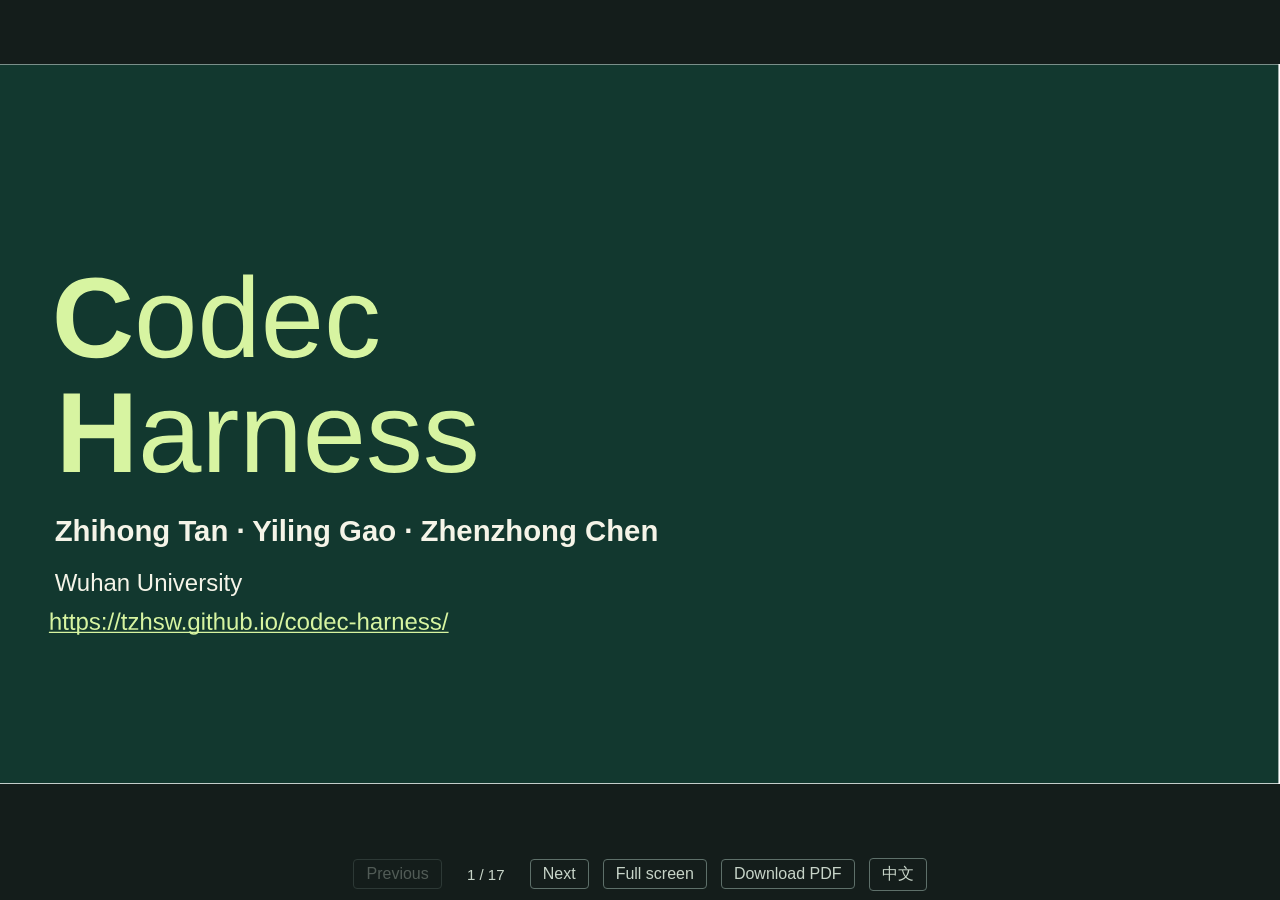
<file: docs/slides/en/index.html>
<!doctype html>
<html lang="en"><head><meta charset="utf-8"><meta name="viewport" content="width=device-width,initial-scale=1"><title>Codec Harness · System Design and RSI Experiments</title><style>
*{box-sizing:border-box}body{margin:0;background:#141d1b;color:#152b26;font-family:"Inter","Noto Sans CJK SC","Microsoft YaHei",sans-serif}#viewer{height:calc(100dvh - 52px);display:grid;place-items:center;overflow:hidden}#mount{position:relative}#stage{width:1200px;height:675px;transform-origin:top left}.slide{width:1200px;height:675px;position:relative;padding:36px 60px 40px;background:#f7f7ef;display:none}.slide.current{display:flex;flex-direction:column}.slide header{display:flex;justify-content:space-between;align-items:center;border-bottom:1px solid #aebeb5;padding:0 0 15px;color:#486158;font-size:16px;letter-spacing:.06em;font-weight:600}.slide header span:first-child{font-family:Arial,sans-serif;font-weight:700}.slide h2{font-size:42px;letter-spacing:-.045em;line-height:1.23;margin:33px 0 20px}.slide h3{font-size:31px;line-height:1.32;letter-spacing:-.035em;margin:10px 0 16px}.slide p{font-size:22px;line-height:1.54;margin:8px 0}.slide .intro{margin:0 0 22px;font-size:24px}.content{flex:1;min-height:0}.slide footer{border-top:1px solid #aebeb5;padding-top:12px;font-size:16px;line-height:1.45;color:#435c52;margin-top:15px}.row{border-top:1px solid #c2cfc5;display:grid;grid-template-columns:140px 250px 1fr;align-items:center;gap:18px;padding:20px 0}.row p{font-size:22px;margin:0}.row span,.eyeline{color:#38675a;font-size:18px;letter-spacing:.01em;font-weight:600}.row b{font-size:27px;line-height:1.4}.process{display:grid;grid-template-columns:repeat(3,1fr);column-gap:38px;margin:26px 0 34px}.process>div{border-top:3px solid #227865;padding-top:15px}.process strong{font-size:30px}.callout{background:#e2ecdf;padding:19px 24px}.callout b{font-size:25px}.split{display:grid;grid-template-columns:1fr 1fr;gap:48px;align-items:center;margin-top:18px}.split img,figure img{display:block;width:100%;height:auto}figure{margin:0}figcaption{font-size:16px;color:#53685e;margin:10px 0;letter-spacing:.02em}.result b,.number{font-size:44px;line-height:1.25;letter-spacing:-.045em;color:#126657}.slide .result{margin:16px 0}table{width:100%;border-collapse:collapse;text-align:left;font-size:22px}th,td{padding:14px 10px 14px 0;border-bottom:1px solid #bbc9bf;line-height:1.34}th{font-weight:600;color:#486159;font-size:18px}.split table{margin-top:22px}.chartside{display:grid;grid-template-columns:2.3fr 1fr;gap:39px;align-items:center}.plot svg{width:100%;display:block}.slide[aria-label="Unused first-hit chart"] .plot svg{height:275px}.slide[aria-label="Unused first-hit chart"] .subline{margin-top:13px}.plot text{font-size:17px;fill:#344c41}.legend{display:flex;gap:21px;justify-content:center;font-size:16px;color:#456154}.legend span:before{content:"";display:inline-block;width:27px;border-top:3px solid #126657;vertical-align:middle;margin-right:7px}.legend .c1:before{border-color:#ad552b;border-top-style:dashed}aside{border-left:1px solid #b4c7bb;padding-left:24px}.slide .subline{font-size:21px;margin-top:22px}.dark{background:#12382f;color:#f5f4e8}.dark header,.dark footer{color:#c0d7c8;border-color:#668578}.dark .row{border-color:#678577}.dark .row span{color:#d6f4a3}.covergrid{display:flex;flex-direction:column;align-items:flex-start;justify-content:center;flex:1}.cover h1{font-family:"Inter",Arial,sans-serif;font-size:105px;letter-spacing:-.07em;line-height:.9;margin:0 0 23px;color:#d7f4a1}.cover h3{font-size:36px}
.cover-meta{margin-top:16px}.cover .cover-meta p{font-size:21px;margin:6px 0}.cover .cover-members{display:flex;flex-direction:column;align-items:flex-start;gap:2px;margin-bottom:14px;font-size:24px}.cover-members b{font-size:32px;font-weight:600}.cover-meta a{color:#d7f4a1;text-decoration:underline;text-underline-offset:4px}
.cases{display:grid;grid-template-columns:repeat(3,1fr);gap:28px;margin-top:7px}.cases img,.casequote{width:100%;height:144px;object-fit:cover}.casequote{display:flex;flex-direction:column;align-items:flex-start;justify-content:center;background:#174c40;color:#e2f6c5;padding:14px 25px}.casequote b{font-size:32px;line-height:1}.casequote small{font-size:14px;margin-top:5px}.cases h3{font-size:27px}.cases p{font-size:20px}.dark .row{padding:23px 0}.dark .content{padding-top:16px}nav{height:52px;display:flex;align-items:center;justify-content:center;gap:14px;color:#c7d4c8}button,nav .pdf-download{color:inherit;background:transparent;border:1px solid #5e706a;border-radius:4px;padding:5px 12px;font:inherit;cursor:pointer}nav .pdf-download{text-decoration:none}button:focus-visible,nav .pdf-download:focus-visible{outline:2px solid #ceefa4}button:disabled{opacity:.34;cursor:default}#count{font-size:15px;font-variant-numeric:tabular-nums;min-width:60px;text-align:center}.slide a{color:inherit}body:fullscreen #viewer{height:calc(100dvh - 52px)}
@media screen and (max-width:480px){nav{gap:5px}nav button,nav .pdf-download{padding:5px 6px}#count{min-width:46px}}@page{size:12.5in 7.03125in;margin:0}@media print{body,#viewer,#mount,#stage{background:white;display:block!important;transform:none!important;width:1200px!important;height:auto!important;overflow:visible}.slide,.slide.current{display:flex!important;flex-direction:column;break-after:page;break-inside:avoid;print-color-adjust:exact;-webkit-print-color-adjust:exact}.slide:last-child{break-after:auto}nav{display:none}}

.fields h2{margin-bottom:12px}.slide .field-intro{font-size:21px;margin:0 0 18px}.field-grid{display:grid;grid-template-columns:1fr 1fr;gap:40px}.field-group{border-top:1px solid #9fb4a9;padding:8px 0}.fields .field-group h3{margin:0 0 5px;font-size:23px;color:#126657}.field-group span{display:inline-block;margin-right:18px;line-height:1.47;font-size:18px}.fields code{white-space:nowrap;font-family:Consolas,"Liberation Mono",monospace;font-size:.98em}.fields .field-group small{display:block;font-size:16px;color:#475f55;font-weight:500;margin:1px 0 3px}.fields .field-group{padding:6px 0}.fields .field-group h3{margin-bottom:3px}.fields .field-group span{line-height:1.4}
.slide[aria-label="Minimizing bitrate at VMAF ≥ 90"] td,.slide[aria-label="Minimizing bitrate at VMAF ≥ 90"] th{padding-top:9px;padding-bottom:9px}.slide[aria-label="Minimizing bitrate at VMAF ≥ 90"] .result{margin:10px 0}.rsi-cycle .process{margin-top:18px}.rsi-cycle .process strong{font-size:26px}.rsi-cycle .process p,.rsi-example .row p{font-size:21px}.rsi-example .row{grid-template-columns:148px 216px 1fr;padding:12px 0}.rsi-example .row b{font-size:24px}.rsi-example .row p b{font-size:inherit}.rsi-example .intro{margin-bottom:10px}.cases.other-cases{grid-template-columns:1fr 1fr;gap:54px}.other-cases img,.other-cases .casequote{height:184px}.slide[aria-label="Same clips and budget, different access to training experience"] td{padding-top:10px;padding-bottom:10px}.inventory h2{font-size:38px;margin:24px 0 14px}.inventory table{table-layout:fixed}.inventory th,.inventory td{font-size:19px;padding:9px 14px 9px 0;vertical-align:top}.inventory th small{display:block;font-size:14px;font-weight:400;line-height:1.4}.inventory th b{font-size:21px;color:#125647}.feature-list{display:grid;grid-template-columns:1fr 1fr;gap:42px}.feature-list>div{border-top:2px solid #377c68;padding-top:12px}.feature-list code{font-size:19px;color:#286451}.feature-list p{margin-top:20px}.inventory[aria-label^="Rules 5"] th,.inventory[aria-label^="Rules 5"] td{padding-top:5px;padding-bottom:5px;font-size:18px}.inventory[aria-label^="Rules 5"] th small{line-height:1.25}.slide[aria-label^="Unused first-hit"] h2{font-size:39px;margin-bottom:12px}.slide .hit-goal{font-size:20px;margin:0 0 10px;line-height:1.4}.slide[aria-label^="Unused first-hit"] aside b{font-size:21px}.slide[aria-label^="Unused first-hit"] aside p{font-size:19px;margin-bottom:16px}.slide[aria-label^="Unused first-hit"] .plot svg{height:245px}.slide[aria-label^="Unused first-hit"] .subline{margin-top:12px}.slide[aria-label^="Unused first-hit"] footer{position:relative}.slide footer details summary{cursor:pointer;color:#175d49}.slide footer details[open] p{position:absolute;bottom:100%;left:0;right:0;background:#f7f7ef;border:1px solid #9fb4a9;padding:14px;font-size:18px}.slide[aria-label^="After 10 trials"] td,.slide[aria-label^="After 10 trials"] th{padding:8px 8px 8px 0}.slide[aria-label^="After 10 trials"] .intro{font-size:21px}.by-video h2{margin:22px 0 10px}.slide.by-video .intro{font-size:21px;margin:0 0 12px}.by-video th,.by-video td{padding:4px 10px 4px 0;font-size:19px;line-height:1.28;font-variant-numeric:tabular-nums}.by-video tbody th{font-size:18px;font-weight:500}.by-video th:first-child{width:36%}.by-video td:last-child{width:19%}.by-video .gain{color:#126657}.by-video .loss{color:#9e4721}.difftrack{position:relative;height:15px}.difftrack:before{content:"";position:absolute;left:11%;width:1px;height:100%;background:#818e89}.difftrack i{position:absolute;top:4px;min-width:1px;height:7px}.paired-traces h2{font-size:39px;margin:22px 0 6px}.slide .case-goal{font-size:19px;margin:0 0 13px}.trace-grid{display:grid;grid-template-columns:1fr 1fr;gap:36px}.trace-grid article{border-top:2px solid #467a67;padding-top:6px}.trace-grid h3{font-size:27px;margin:4px 0}.trace-grid em{font-size:24px;font-style:normal;color:#126657}.trace-grid em.negative{color:#924522}.slide .trace-grid p{font-size:19px;line-height:1.43;margin:9px 0}.slide .trace-grid .trace-score{font-weight:bold;color:#34594c;margin-top:1px}.trace-grid button{color:#165d4c;border-color:#87a797;font-size:16px}.trace-dialogs dialog{width:min(980px,95vw);max-height:88dvh;overflow:auto;background:#f7f7ef;color:#152b26;border:1px solid #739488;padding:22px}.trace-dialogs dialog::backdrop{background:#0b211cd6}.trace-dialogs form{float:right}.trace-dialogs h3{margin:0}.trace-dialogs table{font-size:clamp(11px,1.5vw,17px)}.trace-dialogs th,.trace-dialogs td{font-size:inherit;padding:6px}.trace-dialogs a{color:#165d4c}@media print{.trace-dialogs,.trace-grid button{display:none}}.with-curve .curve-layout{grid-template-columns:minmax(0,2fr) minmax(0,1fr);gap:24px;align-items:center;margin-top:0}.with-curve .workbench-curve{background:#fff;padding:9px 14px 10px}.workbench-curve figcaption{font-size:19px;margin:0 0 5px}.wk-key{display:flex;gap:11px;font-size:16px}.wk-key span:first-child b{color:#26668b}.wk-key span:nth-child(2) b{color:#b25134}.wk-key span:nth-child(3) b{color:#087257}.wk-unit,.wk-x,.workbench-curve .plain-url{font-size:15px;color:#455b52}.wk-unit{margin-top:5px}.wk-x{text-align:center}.workbench-curve .search-plot{display:block;width:100%;height:auto}.workbench-curve .search-plot text{font:16px system-ui,sans-serif;fill:#455b52}.with-curve .eyeline{font-size:18px}.with-curve .split table{margin-top:12px;font-size:19px}.with-curve .split th{font-size:16px}.with-curve .split p{font-size:20px}.with-curve .result b{font-size:38px}.with-curve h2{margin:24px 0 14px}.workbench-curve figcaption .plain-url{float:right}.plain-url{user-select:all;white-space:nowrap;text-decoration:underline;text-underline-offset:.15em}.plain-url:hover,.plain-url:focus-visible{text-decoration-thickness:2px}.workbench-curve .search-plot:first-of-type{max-height:159px}.workbench-curve .search-plot:nth-of-type(2){max-height:102px}
.paired-traces .curve-key{display:flex;align-items:center;justify-content:space-between;margin:7px 0 13px}
.paired-traces .curve-key .case-goal{margin:0;font-size:18px}
.paired-traces .trace-grid svg{display:block;width:100%;font-size:13px;margin:6px 0}
.paired-traces .trace-grid article{display:flex;flex-direction:column;align-items:stretch}
.paired-traces .trace-grid button{align-self:flex-start;margin-top:auto}
.paired-traces .trace-grid h3{display:flex;align-items:baseline;justify-content:space-between}
.paired-traces .trace-grid p{margin:5px 0 10px;font-size:19px;line-height:1.52}

.arch-page h2{margin:22px 0 9px;font-size:40px}
.arch-page .arch-intro{font-size:21px;margin:0 0 14px}
.system-map,.agent-map{display:grid;grid-template-columns:1fr 94px 1.1fr 94px 1fr;align-items:stretch}
.system-map{margin:4px 0 0}
.map-input,.map-store{grid-column:2 / 5;justify-self:center;text-align:center}
.map-input{font-size:20px;padding:7px 20px;border-bottom:1px solid #abc1b5}
.map-down{grid-column:3;text-align:center;line-height:32px;font-size:27px;color:#39765d}
.arch-node{background:#e6eee5;border-top:3px solid #548270;padding:16px 17px}
.system-map .mac{grid-column:1}
.arch-node small{font-weight:600;color:#496758;font-size:16px}
.arch-page .arch-node h3{font-size:25px;line-height:1.2;letter-spacing:-.02em;margin:9px 0}
.arch-page .arch-node p{font-size:18px;line-height:1.45;margin:0}
.arch-node.control{background:#164536;color:#fbfaf3;border-color:#164536}
.arch-node.control small,.arch-node.control code{color:#d9ecce}
.arch-link{display:flex;flex-direction:column;justify-content:center;align-items:center;color:#426354;font-size:15px;font-weight:600}
.arch-link b{font-family:Arial,sans-serif;font-size:32px;line-height:24px}
.map-store{grid-column:1 / -1;white-space:nowrap;padding:6px 24px 8px;border:1px solid #b0c2b3;display:flex;align-items:center;gap:16px}
.map-store strong{font-size:20px}.map-store span{font-size:17px}
.agent-map{grid-template-columns:1fr 66px 1fr 66px 1fr;margin-top:18px}
.agent-map .arch-node{display:flex;flex-direction:column;min-height:210px}
.arch-node code{margin-top:auto;padding-top:12px;line-height:1.4;font-family:monospace;font-size:16px;color:#315e4d}
.arch-responses{display:grid;grid-template-columns:1fr 1fr;gap:38px;margin-top:24px}
.arch-responses>div{border-top:2px solid #829e8e;padding-top:10px}
.arch-responses strong{font-size:22px}
.arch-page .arch-responses p{font-size:18px;margin:5px 0;line-height:1.42}
.runtime-architecture h2{margin:24px 0 0;font-size:40px}.runtime-architecture figure{flex:1;display:flex;align-items:center;min-height:0}.runtime-architecture figure img{display:block;width:100%;height:auto}.agent-evolution figure img{max-height:100%;object-fit:contain}.agent-evolution footer{margin-top:3px}
.fields h2{margin:23px 0 20px;font-size:40px}
.param-columns{display:grid;grid-template-columns:minmax(0,1.4fr) minmax(0,1fr) minmax(0,.93fr);gap:32px}
.range-group{border-top:2px solid #69947e;padding:7px 0 0;margin-bottom:15px}
.fields .range-group h3{display:flex;align-items:baseline;justify-content:space-between;font-size:22px;color:#185b45;margin:0 0 6px}
.range-group h3 small{font-size:15px;font-weight:500;color:#567163}
.range-group dl,.range-group dd{margin:0}
.range-group dl>div{display:flex;align-items:baseline;justify-content:space-between;gap:8px;border-bottom:1px solid #dce5db;line-height:1.44;padding:2px 0}
.range-group dt{font-size:18px}.range-group dd{color:#385748;font-size:17px;white-space:nowrap;font-variant-numeric:tabular-nums}

.fields .range-body{display:flex;flex-direction:column;justify-content:space-between;min-height:0}
.fields .range-group dl>div{line-height:22px;padding:2px 0}
.fields .range-group dt,.fields .range-group dd{line-height:22px}
.fields .range-group h3{line-height:26px}
.fields .range-group{margin-bottom:9px}
.fields .fractions{margin:6px 0 0;display:grid;grid-template-columns:155px 1fr;align-items:center;gap:16px;padding:10px 0}
.fields .fractions h3{display:block;margin:0}
.fields .fractions small{display:block;line-height:19px}
.fields .fractions dl{display:grid;grid-template-columns:repeat(4,1fr);gap:20px}
.fields .fractions dl>div{border-bottom:0;display:block;border-left:1px solid #bfcec2;padding-left:14px}

.carpet-decision h2{margin:22px 0 10px;font-size:40px}.carpet-decision .carpet-context{font-size:21px;line-height:1.5;margin:0 0 20px}
.carpet-evidence{display:grid;grid-template-columns:1fr 1fr;gap:38px}.carpet-evidence>div{border-top:2px solid #69947e;padding-top:8px}
.carpet-decision .carpet-evidence h3{font-size:23px;line-height:1.4;margin:0 0 4px;color:#185b45}
.carpet-decision .carpet-evidence p{font-size:19px;line-height:1.5;margin:0}
.carpet-decision .carpet-choice{font-size:20px;line-height:1.45;margin:20px 0 7px}
.carpet-decision td,.carpet-decision th{padding:5px 11px;font-size:18px;line-height:1.4;text-align:right}
.carpet-decision th:first-child,.carpet-decision td:first-child{text-align:left}.carpet-decision thead{background:#eaf0e6}
.carpet-decision .carpet-result{margin:13px 0 0;font-size:21px}.carpet-result b{color:#126657}
.carpet-decision footer .plain-url{color:#165b48}.fields .range-body{padding-bottom:4px}
.whu-emblem{position:absolute;top:54px;right:60px;width:144px;height:144px;object-fit:contain}.slide.closing{align-items:center;justify-content:center}.slide.closing h2{margin:0;color:#d7f4a1;font-size:96px;line-height:1.2}.slide.template-cover{padding:0;background:#fff}.template-cover img{display:block;width:100%;height:100%;object-fit:fill}.template-cover .template-url{position:absolute;left:3.824%;top:75.59%;width:31.25%;height:3.73%;overflow:hidden;white-space:nowrap;color:transparent;text-decoration:none;font-size:20px}.template-url:focus-visible{outline:2px solid #d7f4a1}

body{font-family:Arial,"Liberation Sans",sans-serif}
.slide h2{letter-spacing:-.035em}.slide:nth-child(8) h2,.slide:nth-child(9) h2,.paired-traces h2{font-size:36px}
.slide .process strong{font-size:24px}
.with-curve figcaption .plain-url{font-size:12px}
.fields .fractions{grid-template-columns:165px 1fr}
.slide:nth-child(8) table{font-size:20px}.slide:nth-child(8) td,.slide:nth-child(8) th{padding-top:7px;padding-bottom:7px}.slide:nth-child(8) .subline{margin-top:14px}
.paired-traces .curve-key{gap:20px}.paired-traces .curve-key p{font-size:17px}.paired-traces .legend{white-space:nowrap;font-size:15px}
.slide footer{font-size:16px}.inventory th,.inventory td{line-height:1.27}
@media screen and (max-width:480px){nav{font-size:13px;gap:4px}nav button,nav .pdf-download{padding:6px 4px}#count{min-width:39px}}
.slide.closing h2{font-size:72px}.closing .wechat{margin:28px 0 0;text-align:center}.wechat img{display:block;width:286px;height:286px}.closing .wechat figcaption{color:white;font-size:24px;margin:12px 0 0}.closing .contact-site{margin:14px 0 0;font-size:22px;line-height:1.4;color:#f5f4e8}
</style></head><body><main id="viewer"><div id="mount"><div id="stage"><section class="slide current template-cover" aria-label="Codec Harness cover"><img alt="Codec Harness, Zhihong Tan, Yiling Gao and Zhenzhong Chen, Wuhan University" src="[data-uri]"><a class="template-url" aria-label="Project homepage at https://tzhsw.github.io/codec-harness/" href="https://tzhsw.github.io/codec-harness/" target="_blank" rel="noopener noreferrer">https://tzhsw.github.io/codec-harness/</a></section>
<section class="slide runtime-architecture" aria-label="Codec Harness system architecture">
<header><span>Codec Harness</span><span>System design</span></header>
<h2>System architecture</h2>
<figure><img src="[data-uri]" alt="The agent selects parameters through an inference service on a Mac. Bubblewrap isolates its feature extractors and parameter tools. The controller validates each configuration before K3s encodes the video and measures quality."></figure></section>
<section class="slide runtime-architecture agent-evolution" aria-label="How the agent learns from earlier encodes">
<header><span>Codec Harness</span><span>Agent architecture</span></header>
<h2>How the agent learns from earlier encodes</h2>
<figure><img src="[data-uri]" alt="The controller retrieves measured cases that match the new clip’s features. The agent uses parameter documentation, cases, rules, clip features, trial history and candidate settings to select one configuration per round. It derives rules and writes tools from measured outcomes. Parameter tools are replayed on past trials, and frame tools are checked against an independent implementation. Later training clips can use saved cases and validated tools. Development runs use a frozen snapshot."></figure>
</section>
<section class="slide fields" aria-label="x265 parameter search space"><header><span>Codec Harness</span><span>System design · Encoder settings</span></header><h2>The 28 x265 parameters the agent can tune</h2><div class="content range-body"><div class="param-columns"><div><div class="range-group"><h3>Ordered settings<small></small></h3><dl><div><dt><code>preset</code></dt><dd>fast / medium / slow</dd></div><div><dt><code>rd</code></dt><dd>2–6</dd></div><div><dt><code>subme</code></dt><dd>0–5</dd></div><div><dt><code>rdoq-level</code></dt><dd>0–2</dd></div></dl></div><div class="range-group"><h3>Categorical settings<small></small></h3><dl><div><dt><code>tune</code></dt><dd>psnr / ssim / fastdecode</dd></div><div><dt><code>me</code></dt><dd>dia / hex / umh / star</dd></div><div><dt><code>aq-mode</code></dt><dd>0 / 1 / 2 / 3</dd></div><div><dt><code>b-adapt</code></dt><dd>0 / 1 / 2</dd></div><div><dt><code>scenecut</code></dt><dd>0 / 20 / 40 / 60</dd></div></dl></div></div><div><div class="range-group"><h3>Integers<small>Step size 1</small></h3><dl><div><dt><code>crf</code></dt><dd>14–40</dd></div><div><dt><code>bframes</code></dt><dd>0–12</dd></div><div><dt><code>rc-lookahead</code></dt><dd>8–48</dd></div><div><dt><code>ref</code></dt><dd>1–4</dd></div><div><dt><code>keyint</code></dt><dd>24–240</dd></div><div><dt><code>min-keyint</code></dt><dd>0–12</dd></div><div><dt><code>merange</code></dt><dd>16–57</dd></div></dl></div></div><div><div class="range-group"><h3>Boolean switches<small>true / false</small></h3><dl><div><dt><code>cutree</code></dt><dd></dd></div><div><dt><code>b-pyramid</code></dt><dd></dd></div><div><dt><code>rect</code></dt><dd></dd></div><div><dt><code>amp</code></dt><dd></dd></div><div><dt><code>weightp</code></dt><dd></dd></div><div><dt><code>sao</code></dt><dd></dd></div><div><dt><code>deblock</code></dt><dd></dd></div><div><dt><code>strong-intra-smoothing</code></dt><dd></dd></div></dl></div></div></div><div class="range-group fractions"><h3>Decimal values<small>Step size 0.01</small></h3><dl><div><dt><code>aq-strength</code></dt><dd>0.5–2</dd></div><div><dt><code>qcomp</code></dt><dd>0.5–0.9</dd></div><div><dt><code>psy-rd</code></dt><dd>0–2.5</dd></div><div><dt><code>psy-rdoq</code></dt><dd>0–3</dd></div></dl></div></div></section>
<section class="slide with-curve" aria-label="Minimizing bitrate at VMAF ≥ 90"><header><span>Codec Harness</span><span>Single-clip experiments</span></header><h2>Minimizing bitrate at VMAF ≥ 90</h2><div class="content"><div class="split curve-layout"><div><figure class="workbench-curve"><figcaption><b>Clip 1</b> · 50 measured trials<a class="plain-url" href="https://tzhsw.github.io/codec-harness/workbench/" target="_blank" rel="noopener noreferrer">https://tzhsw.github.io/codec-harness/workbench/</a></figcaption><div class="wk-key"><span><b>●</b> Within target</span><span><b>×</b> Below quality floor</span><span><b>━</b> Lowest qualifying bitrate so far</span></div><div class="wk-unit">Video bitrate (kb/s)</div><svg class="search-plot" viewBox="0 0 828 208" role="img" aria-label="Measured bitrate per trial and lowest qualifying bitrate to date"><g><line x1="58" x2="808" y1="178" y2="178" stroke="#dfe7e3"></line><text x="50" y="182" text-anchor="end">166</text></g><g><line x1="58" x2="808" y1="137" y2="137" stroke="#dfe7e3"></line><text x="50" y="141" text-anchor="end">256</text></g><g><line x1="58" x2="808" y1="95.99999999999999" y2="95.99999999999999" stroke="#dfe7e3"></line><text x="50" y="99.99999999999999" text-anchor="end">346</text></g><g><line x1="58" x2="808" y1="55" y2="55" stroke="#dfe7e3"></line><text x="50" y="59" text-anchor="end">436</text></g><g><line x1="58" x2="808" y1="14" y2="14" stroke="#dfe7e3"></line><text x="50" y="18" text-anchor="end">526</text></g><text x="58" y="198" text-anchor="middle">1</text><text x="149.83673469387753" y="198" text-anchor="middle">7</text><text x="256.9795918367347" y="198" text-anchor="middle">14</text><text x="364.1224489795918" y="198" text-anchor="middle">21</text><text x="471.265306122449" y="198" text-anchor="middle">28</text><text x="578.4081632653061" y="198" text-anchor="middle">35</text><text x="685.5510204081633" y="198" text-anchor="middle">42</text><text x="808" y="198" text-anchor="middle">50</text><path d="M58,53.2539977008953 H73.3061224489796V53.2539977008953 H88.61224489795919V53.2539977008953 H103.91836734693877V53.2539977008953 H119.22448979591837V53.2539977008953 H134.53061224489795V78.10574634089203 H149.83673469387753V78.10574634089203 H165.14285714285714V79.33057237449276 H180.44897959183675V79.33057237449276 H195.75510204081633V96.03481234086219 H211.0612244897959V110.86202772441656 H226.3673469387755V110.86202772441656 H241.6734693877551V110.86202772441656 H256.9795918367347V123.0577143211628 H272.2857142857143V123.0577143211628 H287.59183673469386V123.0577143211628 H302.8979591836735V123.0577143211628 H318.2040816326531V123.0577143211628 H333.51020408163265V123.0577143211628 H348.81632653061223V123.0577143211628 H364.1224489795918V123.0577143211628 H379.42857142857144V123.13728538599071 H394.734693877551V123.13728538599071 H410.0408163265306V123.13728538599071 H425.3469387755102V123.13728538599071 H440.6530612244898V123.13728538599071 H455.9591836734694V123.13728538599071 H471.265306122449V123.13728538599071 H486.57142857142856V123.13728538599071 H501.8775510204082V123.13728538599071 H517.1836734693877V123.13728538599071 H532.4897959183673V123.13728538599071 H547.795918367347V123.13728538599071 H563.1020408163265V123.13728538599071 H578.4081632653061V123.13728538599071 H593.7142857142857V123.13728538599071 H609.0204081632653V123.13728538599071 H624.3265306122449V123.13728538599071 H639.6326530612245V123.13728538599071 H654.9387755102041V123.13728538599071 H670.2448979591836V123.13728538599071 H685.5510204081633V123.13728538599071 H700.8571428571429V123.13728538599071 H716.1632653061224V123.13728538599071 H731.469387755102V123.13728538599071 H746.7755102040817V123.13728538599071 H762.0816326530612V123.13728538599071 H777.3877551020408V123.15149450470997 H792.6938775510204V123.15149450470997 H808V123.15149450470997" fill="none" stroke="#087257" stroke-width="2.8" stroke-linejoin="round"></path><g data-round="1" transform="translate(58 53.2539977008953)"><title>Trial 1 · VMAF 92.964 · 440.150 kb/s · measured encode</title><circle r="4" fill="#26668b"></circle><circle r="8" fill="transparent"></circle></g><g data-round="2" transform="translate(73.3061224489796 50.476114991278735)"><title>Trial 2 · VMAF 93.767 · 446.259 kb/s · measured encode</title><circle r="4" fill="#26668b"></circle><circle r="8" fill="transparent"></circle></g><g data-round="3" transform="translate(88.61224489795919 53.011021770795836)"><title>Trial 3 · VMAF 90.852 · 440.684 kb/s · measured encode</title><circle r="4" fill="#26668b"></circle><circle r="8" fill="transparent"></circle></g><g data-round="4" transform="translate(103.91836734693877 25.31034482758622)"><title>Trial 4 · VMAF 95.326 · 501.606 kb/s · measured encode</title><circle r="4" fill="#26668b"></circle><circle r="8" fill="transparent"></circle></g><g data-round="5" transform="translate(119.22448979591837 53.14174566301307)"><title>Trial 5 · VMAF 94.392 · 440.397 kb/s · measured encode</title><circle r="4" fill="#26668b"></circle><circle r="8" fill="transparent"></circle></g><g data-round="6" transform="translate(134.53061224489795 78.10574634089203)"><title>Trial 6 · VMAF 93.294 · 385.494 kb/s · measured encode</title><circle r="4" fill="#26668b"></circle><circle r="8" fill="transparent"></circle></g><g data-round="7" transform="translate(149.83673469387753 77.80309211217164)"><title>Trial 7 · VMAF 93.815 · 386.159 kb/s · measured encode</title><circle r="4" fill="#26668b"></circle><circle r="8" fill="transparent"></circle></g><g data-round="8" transform="translate(165.14285714285714 79.33057237449276)"><title>Trial 8 · VMAF 93.943 · 382.800 kb/s · measured encode</title><circle r="4" fill="#26668b"></circle><circle r="8" fill="transparent"></circle></g><g data-round="9" transform="translate(180.44897959183675 73.7563351009246)"><title>Trial 9 · VMAF 94.220 · 395.059 kb/s · measured encode</title><circle r="4" fill="#26668b"></circle><circle r="8" fill="transparent"></circle></g><g data-round="10" transform="translate(195.75510204081633 96.03481234086219)"><title>Trial 10 · VMAF 93.060 · 346.063 kb/s · measured encode</title><circle r="4" fill="#26668b"></circle><circle r="8" fill="transparent"></circle></g><g data-round="11" transform="translate(211.0612244897959 110.86202772441656)"><title>Trial 11 · VMAF 91.809 · 313.453 kb/s · measured encode</title><circle r="4" fill="#26668b"></circle><circle r="8" fill="transparent"></circle></g><g data-round="12" transform="translate(226.3673469387755 133.02825292647196)"><title>Trial 12 · VMAF 88.075 · 264.703 kb/s · measured encode</title><path d="M-3 -3L3 3M-3 3L3 -3" stroke="#b25134" stroke-width="2.1"></path><circle r="8" fill="transparent"></circle></g><g data-round="13" transform="translate(241.6734693877551 102.29392913669899)"><title>Trial 13 · VMAF 92.294 · 332.297 kb/s · measured encode</title><circle r="4" fill="#26668b"></circle><circle r="8" fill="transparent"></circle></g><g data-round="14" transform="translate(256.9795918367347 123.0577143211628)"><title>Trial 14 · VMAF 90.164 · 286.631 kb/s · measured encode</title><circle r="4" fill="#26668b"></circle><circle r="8" fill="transparent"></circle></g><g data-round="15" transform="translate(272.2857142857143 139.76905884689188)"><title>Trial 15 · VMAF 88.306 · 249.878 kb/s · measured encode</title><path d="M-3 -3L3 3M-3 3L3 -3" stroke="#b25134" stroke-width="2.1"></path><circle r="8" fill="transparent"></circle></g><g data-round="16" transform="translate(287.59183673469386 106.11618207218163)"><title>Trial 16 · VMAF 91.719 · 323.891 kb/s · measured encode</title><circle r="4" fill="#26668b"></circle><circle r="8" fill="transparent"></circle></g><g data-round="17" transform="translate(302.8979591836735 138.03696727501332)"><title>Trial 17 · VMAF 88.268 · 253.688 kb/s · measured encode</title><path d="M-3 -3L3 3M-3 3L3 -3" stroke="#b25134" stroke-width="2.1"></path><circle r="8" fill="transparent"></circle></g><g data-round="18" transform="translate(318.2040816326531 120.71320973248388)"><title>Trial 18 · VMAF 90.157 · 291.788 kb/s · measured encode</title><circle r="4" fill="#26668b"></circle><circle r="8" fill="transparent"></circle></g><g data-round="19" transform="translate(333.51020408163265 116.58972348015281)"><title>Trial 19 · VMAF 90.123 · 300.856 kb/s · measured encode</title><circle r="4" fill="#26668b"></circle><circle r="8" fill="transparent"></circle></g><g data-round="20" transform="translate(348.81632653061223 134.64382972485254)"><title>Trial 20 · VMAF 88.406 · 261.150 kb/s · measured encode</title><path d="M-3 -3L3 3M-3 3L3 -3" stroke="#b25134" stroke-width="2.1"></path><circle r="8" fill="transparent"></circle></g><g data-round="21" transform="translate(364.1224489795918 103.48039054975773)"><title>Trial 21 · VMAF 91.843 · 329.688 kb/s · measured encode</title><circle r="4" fill="#26668b"></circle><circle r="8" fill="transparent"></circle></g><g data-round="22" transform="translate(379.42857142857144 123.13728538599071)"><title>Trial 22 · VMAF 90.202 · 286.456 kb/s · measured encode</title><circle r="4" fill="#26668b"></circle><circle r="8" fill="transparent"></circle></g><g data-round="23" transform="translate(394.734693877551 140.25216888334694)"><title>Trial 23 · VMAF 88.072 · 248.816 kb/s · measured encode</title><path d="M-3 -3L3 3M-3 3L3 -3" stroke="#b25134" stroke-width="2.1"></path><circle r="8" fill="transparent"></circle></g><g data-round="24" transform="translate(410.0408163265306 150.70297570136728)"><title>Trial 24 · VMAF 86.218 · 225.831 kb/s · measured encode</title><path d="M-3 -3L3 3M-3 3L3 -3" stroke="#b25134" stroke-width="2.1"></path><circle r="8" fill="transparent"></circle></g><g data-round="25" transform="translate(425.3469387755102 103.55569887896984)"><title>Trial 25 · VMAF 91.803 · 329.522 kb/s · measured encode</title><circle r="4" fill="#26668b"></circle><circle r="8" fill="transparent"></circle></g><g data-round="26" transform="translate(440.6530612244898 166.68965517241378)"><title>Trial 26 · VMAF 84.140 · 190.672 kb/s · measured encode</title><path d="M-3 -3L3 3M-3 3L3 -3" stroke="#b25134" stroke-width="2.1"></path><circle r="8" fill="transparent"></circle></g><g data-round="27" transform="translate(455.9591836734694 155.41187764493213)"><title>Trial 27 · VMAF 85.829 · 215.475 kb/s · measured encode</title><path d="M-3 -3L3 3M-3 3L3 -3" stroke="#b25134" stroke-width="2.1"></path><circle r="8" fill="transparent"></circle></g><g data-round="28" transform="translate(471.265306122449 116.14924079985556)"><title>Trial 28 · VMAF 90.373 · 301.825 kb/s · measured encode</title><circle r="4" fill="#26668b"></circle><circle r="8" fill="transparent"></circle></g><g data-round="29" transform="translate(486.57142857142856 146.8665136471654)"><title>Trial 29 · VMAF 83.773 · 234.269 kb/s · measured encode</title><path d="M-3 -3L3 3M-3 3L3 -3" stroke="#b25134" stroke-width="2.1"></path><circle r="8" fill="transparent"></circle></g><g data-round="30" transform="translate(501.8775510204082 112.18063394156447)"><title>Trial 30 · VMAF 87.995 · 310.553 kb/s · measured encode</title><path d="M-3 -3L3 3M-3 3L3 -3" stroke="#b25134" stroke-width="2.1"></path><circle r="8" fill="transparent"></circle></g><g data-round="31" transform="translate(517.1836734693877 68.12384044060747)"><title>Trial 31 · VMAF 91.077 · 407.447 kb/s · measured encode</title><circle r="4" fill="#26668b"></circle><circle r="8" fill="transparent"></circle></g><g data-round="32" transform="translate(532.4897959183673 101.15577872728576)"><title>Trial 32 · VMAF 91.813 · 334.800 kb/s · measured encode</title><circle r="4" fill="#26668b"></circle><circle r="8" fill="transparent"></circle></g><g data-round="33" transform="translate(547.795918367347 138.11227560422543)"><title>Trial 33 · VMAF 88.300 · 253.522 kb/s · measured encode</title><path d="M-3 -3L3 3M-3 3L3 -3" stroke="#b25134" stroke-width="2.1"></path><circle r="8" fill="transparent"></circle></g><g data-round="34" transform="translate(563.1020408163265 134.2786553737674)"><title>Trial 34 · VMAF 88.867 · 261.953 kb/s · measured encode</title><path d="M-3 -3L3 3M-3 3L3 -3" stroke="#b25134" stroke-width="2.1"></path><circle r="8" fill="transparent"></circle></g><g data-round="35" transform="translate(578.4081632653061 122.47229862992904)"><title>Trial 35 · VMAF 90.233 · 287.919 kb/s · measured encode</title><circle r="4" fill="#26668b"></circle><circle r="8" fill="transparent"></circle></g><g data-round="36" transform="translate(593.7142857142857 151.98179638610125)"><title>Trial 36 · VMAF 86.699 · 223.019 kb/s · measured encode</title><path d="M-3 -3L3 3M-3 3L3 -3" stroke="#b25134" stroke-width="2.1"></path><circle r="8" fill="transparent"></circle></g><g data-round="37" transform="translate(609.0204081632653 117.57299449552602)"><title>Trial 37 · VMAF 90.633 · 298.694 kb/s · measured encode</title><circle r="4" fill="#26668b"></circle><circle r="8" fill="transparent"></circle></g><g data-round="38" transform="translate(624.3265306122449 136.4981197177168)"><title>Trial 38 · VMAF 88.808 · 257.072 kb/s · measured encode</title><path d="M-3 -3L3 3M-3 3L3 -3" stroke="#b25134" stroke-width="2.1"></path><circle r="8" fill="transparent"></circle></g><g data-round="39" transform="translate(639.6326530612245 118.21524666163685)"><title>Trial 39 · VMAF 90.591 · 297.281 kb/s · measured encode</title><circle r="4" fill="#26668b"></circle><circle r="8" fill="transparent"></circle></g><g data-round="40" transform="translate(654.9387755102041 122.2179554048542)"><title>Trial 40 · VMAF 89.962 · 288.478 kb/s · measured encode</title><path d="M-3 -3L3 3M-3 3L3 -3" stroke="#b25134" stroke-width="2.1"></path><circle r="8" fill="transparent"></circle></g><g data-round="41" transform="translate(670.2448979591836 102.3052964316744)"><title>Trial 41 · VMAF 91.595 · 332.272 kb/s · measured encode</title><circle r="4" fill="#26668b"></circle><circle r="8" fill="transparent"></circle></g><g data-round="42" transform="translate(685.5510204081633 139.5402920355117)"><title>Trial 42 · VMAF 87.997 · 250.381 kb/s · measured encode</title><path d="M-3 -3L3 3M-3 3L3 -3" stroke="#b25134" stroke-width="2.1"></path><circle r="8" fill="transparent"></circle></g><g data-round="43" transform="translate(700.8571428571429 110.75261751027821)"><title>Trial 43 · VMAF 88.142 · 313.694 kb/s · measured encode</title><path d="M-3 -3L3 3M-3 3L3 -3" stroke="#b25134" stroke-width="2.1"></path><circle r="8" fill="transparent"></circle></g><g data-round="44" transform="translate(716.1632653061224 83.85901851032293)"><title>Trial 44 · VMAF 93.403 · 372.841 kb/s · measured encode</title><circle r="4" fill="#26668b"></circle><circle r="8" fill="transparent"></circle></g><g data-round="45" transform="translate(731.469387755102 105.65438571380547)"><title>Trial 45 · VMAF 91.779 · 324.906 kb/s · measured encode</title><circle r="4" fill="#26668b"></circle><circle r="8" fill="transparent"></circle></g><g data-round="46" transform="translate(746.7755102040817 138.22879037772344)"><title>Trial 46 · VMAF 88.785 · 253.266 kb/s · measured encode</title><path d="M-3 -3L3 3M-3 3L3 -3" stroke="#b25134" stroke-width="2.1"></path><circle r="8" fill="transparent"></circle></g><g data-round="47" transform="translate(762.0816326530612 122.99377328692611)"><title>Trial 47 · VMAF 90.153 · 286.772 kb/s · measured encode</title><circle r="4" fill="#26668b"></circle><circle r="8" fill="transparent"></circle></g><g data-round="48" transform="translate(777.3877551020408 123.15149450470997)"><title>Trial 48 · VMAF 90.226 · 286.425 kb/s · measured encode</title><circle r="4" fill="#26668b"></circle><circle r="8" fill="transparent"></circle></g><g data-round="49" transform="translate(792.6938775510204 140.10013131305078)"><title>Trial 49 · VMAF 88.072 · 249.150 kb/s · measured encode</title><path d="M-3 -3L3 3M-3 3L3 -3" stroke="#b25134" stroke-width="2.1"></path><circle r="8" fill="transparent"></circle></g><g data-round="50" transform="translate(808 103.42781681049644)"><title>Trial 50 · VMAF 91.837 · 329.803 kb/s · measured encode</title><circle r="4" fill="#26668b"></circle><circle r="8" fill="transparent"></circle></g></svg><div class="wk-unit">Lowest qualifying bitrate from trial 10 (kb/s, expanded scale)</div><svg class="search-plot" viewBox="0 0 828 132" role="img" aria-label="Detail of the best qualifying bitrate from trial 10 onward"><g><line x1="58" x2="808" y1="102" y2="102" stroke="#dfe7e3"></line><text x="50" y="106" text-anchor="end">282</text></g><g><line x1="58" x2="808" y1="80.00000000000001" y2="80.00000000000001" stroke="#dfe7e3"></line><text x="50" y="84.00000000000001" text-anchor="end">299</text></g><g><line x1="58" x2="808" y1="58.000000000000036" y2="58.000000000000036" stroke="#dfe7e3"></line><text x="50" y="62.000000000000036" text-anchor="end">316</text></g><g><line x1="58" x2="808" y1="35.999999999999986" y2="35.999999999999986" stroke="#dfe7e3"></line><text x="50" y="39.999999999999986" text-anchor="end">334</text></g><g><line x1="58" x2="808" y1="14" y2="14" stroke="#dfe7e3"></line><text x="50" y="18" text-anchor="end">351</text></g><text x="58" y="122" text-anchor="middle">10</text><text x="151.75" y="122" text-anchor="middle">15</text><text x="245.5" y="122" text-anchor="middle">20</text><text x="339.25" y="122" text-anchor="middle">25</text><text x="433" y="122" text-anchor="middle">30</text><text x="526.75" y="122" text-anchor="middle">35</text><text x="620.5" y="122" text-anchor="middle">40</text><text x="714.25" y="122" text-anchor="middle">45</text><text x="808" y="122" text-anchor="middle">50</text><path d="M58,20.068965517241395 H76.75V61.54982328579999 H95.5V61.54982328579999 H114.25V61.54982328579999 H133V95.66867352322578 H151.75V95.66867352322578 H170.5V95.66867352322578 H189.25V95.66867352322578 H208V95.66867352322578 H226.75V95.66867352322578 H245.5V95.66867352322578 H264.25V95.66867352322578 H283V95.89128282222333 H301.75V95.89128282222333 H320.5V95.89128282222333 H339.25V95.89128282222333 H358V95.89128282222333 H376.75V95.89128282222333 H395.5V95.89128282222333 H414.25V95.89128282222333 H433V95.89128282222333 H451.75V95.89128282222333 H470.5V95.89128282222333 H489.25V95.89128282222333 H508V95.89128282222333 H526.75V95.89128282222333 H545.5V95.89128282222333 H564.25V95.89128282222333 H583V95.89128282222333 H601.75V95.89128282222333 H620.5V95.89128282222333 H639.25V95.89128282222333 H658V95.89128282222333 H676.75V95.89128282222333 H695.5V95.89128282222333 H714.25V95.89128282222333 H733V95.89128282222333 H751.75V95.89128282222333 H770.5V95.9310344827586 H789.25V95.9310344827586 H808V95.9310344827586" fill="none" stroke="#087257" stroke-width="2.8" stroke-linejoin="round"></path><circle cx="808" cy="95.9310344827586" r="3.4" fill="#087257"></circle></svg><div class="wk-x">Cumulative trials</div></figure></div><div><div class="eyeline">Quality floor: VMAF 90. Higher scores indicate better quality.</div><table><thead><tr><th>Trial budget</th><th>Best kb/s</th><th>VMAF</th></tr></thead><tbody><tr><td>10 trials</td><td>346.062</td><td>93.060</td></tr><tr><td>20 trials</td><td>286.631</td><td>90.164</td></tr><tr><td>50 trials</td><td>286.425</td><td>90.226</td></tr></tbody></table><p class="result"><b>−17.23%</b> video bitrate</p><p>Trial 48 used 17.23% less bitrate than the best qualifying result in the first 10 trials.</p></div></div></div></section>
<section class="slide with-curve" aria-label="Maximizing VMAF under a bitrate cap"><header><span>Codec Harness</span><span>Single-clip experiments</span></header><h2>Maximizing VMAF under a bitrate cap</h2><div class="content"><div class="split curve-layout"><div><figure class="workbench-curve"><figcaption><b>Clip 2</b> · 50 measured trials<a class="plain-url" href="https://tzhsw.github.io/codec-harness/workbench/" target="_blank" rel="noopener noreferrer">https://tzhsw.github.io/codec-harness/workbench/</a></figcaption><div class="wk-key"><span><b>●</b> Within target</span><span><b>×</b> Above bitrate cap</span><span><b>━</b> Best VMAF within cap</span></div><div class="wk-unit">VMAF</div><svg class="search-plot" viewBox="0 0 828 208" role="img" aria-label="Highest VMAF to date within the bitrate cap"><g><line x1="58" x2="808" y1="178" y2="178" stroke="#dfe7e3"></line><text x="50" y="182" text-anchor="end">89.51</text></g><g><line x1="58" x2="808" y1="136.9999999999999" y2="136.9999999999999" stroke="#dfe7e3"></line><text x="50" y="140.9999999999999" text-anchor="end">90.65</text></g><g><line x1="58" x2="808" y1="95.99999999999974" y2="95.99999999999974" stroke="#dfe7e3"></line><text x="50" y="99.99999999999974" text-anchor="end">91.79</text></g><g><line x1="58" x2="808" y1="55.00000000000014" y2="55.00000000000014" stroke="#dfe7e3"></line><text x="50" y="59.00000000000014" text-anchor="end">92.93</text></g><g><line x1="58" x2="808" y1="14" y2="14" stroke="#dfe7e3"></line><text x="50" y="18" text-anchor="end">94.06</text></g><text x="58" y="198" text-anchor="middle">1</text><text x="149.83673469387753" y="198" text-anchor="middle">7</text><text x="256.9795918367347" y="198" text-anchor="middle">14</text><text x="364.1224489795918" y="198" text-anchor="middle">21</text><text x="471.265306122449" y="198" text-anchor="middle">28</text><text x="578.4081632653061" y="198" text-anchor="middle">35</text><text x="685.5510204081633" y="198" text-anchor="middle">42</text><text x="808" y="198" text-anchor="middle">50</text><path d="M149.83673469387753,166.68965517241384 H165.14285714285714V166.68965517241384 H180.44897959183675V166.68965517241384 H195.75510204081633V166.68965517241384 H211.0612244897959V164.43478077746914 H226.3673469387755V122.16657064633338 H241.6734693877551V106.67118182220783 H256.9795918367347V106.67118182220783 H272.2857142857143V106.67118182220783 H287.59183673469386V106.67118182220783 H302.8979591836735V106.67118182220783 H318.2040816326531V106.67118182220783 H333.51020408163265V106.67118182220783 H348.81632653061223V106.67118182220783 H364.1224489795918V106.67118182220783 H379.42857142857144V106.67118182220783 H394.734693877551V106.67118182220783 H410.0408163265306V106.67118182220783 H425.3469387755102V106.67118182220783 H440.6530612244898V106.67118182220783 H455.9591836734694V102.1193060376344 H471.265306122449V102.1193060376344 H486.57142857142856V101.74570800614595 H501.8775510204082V101.74570800614595 H517.1836734693877V101.74570800614595 H532.4897959183673V101.74570800614595 H547.795918367347V101.74570800614595 H563.1020408163265V101.74570800614595 H578.4081632653061V100.672945886817 H593.7142857142857V100.672945886817 H609.0204081632653V100.672945886817 H624.3265306122449V100.672945886817 H639.6326530612245V100.672945886817 H654.9387755102041V100.672945886817 H670.2448979591836V100.672945886817 H685.5510204081633V100.672945886817 H700.8571428571429V100.672945886817 H716.1632653061224V100.672945886817 H731.469387755102V100.672945886817 H746.7755102040817V100.672945886817 H762.0816326530612V100.672945886817 H777.3877551020408V100.672945886817 H792.6938775510204V100.672945886817 H808V100.672945886817" fill="none" stroke="#087257" stroke-width="2.8" stroke-linejoin="round"></path><g data-round="1" transform="translate(58 48.26430005752459)"><title>Trial 1 · VMAF 93.112 · 605.543 kb/s · measured encode</title><path d="M-3 -3L3 3M-3 3L3 -3" stroke="#b25134" stroke-width="2.1"></path><circle r="8" fill="transparent"></circle></g><g data-round="2" transform="translate(73.3061224489796 83.11445050850475)"><title>Trial 2 · VMAF 92.144 · 530.670 kb/s · measured encode</title><path d="M-3 -3L3 3M-3 3L3 -3" stroke="#b25134" stroke-width="2.1"></path><circle r="8" fill="transparent"></circle></g><g data-round="3" transform="translate(88.61224489795919 137.8698219835447)"><title>Trial 3 · VMAF 90.623 · 433.095 kb/s · measured encode</title><path d="M-3 -3L3 3M-3 3L3 -3" stroke="#b25134" stroke-width="2.1"></path><circle r="8" fill="transparent"></circle></g><g data-round="4" transform="translate(103.91836734693877 121.27531466392895)"><title>Trial 4 · VMAF 91.084 · 415.837 kb/s · measured encode</title><path d="M-3 -3L3 3M-3 3L3 -3" stroke="#b25134" stroke-width="2.1"></path><circle r="8" fill="transparent"></circle></g><g data-round="5" transform="translate(119.22448979591837 37.86235293852104)"><title>Trial 5 · VMAF 93.401 · 578.153 kb/s · measured encode</title><path d="M-3 -3L3 3M-3 3L3 -3" stroke="#b25134" stroke-width="2.1"></path><circle r="8" fill="transparent"></circle></g><g data-round="6" transform="translate(134.53061224489795 121.27531466392895)"><title>Trial 6 · VMAF 91.084 · 415.837 kb/s · measured encode</title><path d="M-3 -3L3 3M-3 3L3 -3" stroke="#b25134" stroke-width="2.1"></path><circle r="8" fill="transparent"></circle></g><g data-round="7" transform="translate(149.83673469387753 166.68965517241384)"><title>Trial 7 · VMAF 89.823 · 363.337 kb/s · measured encode</title><circle r="4" fill="#26668b"></circle><circle r="8" fill="transparent"></circle></g><g data-round="8" transform="translate(165.14285714285714 166.68965517241384)"><title>Trial 8 · VMAF 89.823 · 363.337 kb/s · measured encode</title><circle r="4" fill="#26668b"></circle><circle r="8" fill="transparent"></circle></g><g data-round="9" transform="translate(180.44897959183675 81.86540311911347)"><title>Trial 9 · VMAF 92.179 · 480.788 kb/s · measured encode</title><path d="M-3 -3L3 3M-3 3L3 -3" stroke="#b25134" stroke-width="2.1"></path><circle r="8" fill="transparent"></circle></g><g data-round="10" transform="translate(195.75510204081633 95.621559164422)"><title>Trial 10 · VMAF 91.797 · 447.548 kb/s · measured encode</title><path d="M-3 -3L3 3M-3 3L3 -3" stroke="#b25134" stroke-width="2.1"></path><circle r="8" fill="transparent"></circle></g><g data-round="11" transform="translate(211.0612244897959 164.43478077746914)"><title>Trial 11 · VMAF 89.886 · 336.127 kb/s · measured encode</title><circle r="4" fill="#26668b"></circle><circle r="8" fill="transparent"></circle></g><g data-round="12" transform="translate(226.3673469387755 122.16657064633338)"><title>Trial 12 · VMAF 91.060 · 392.572 kb/s · measured encode</title><circle r="4" fill="#26668b"></circle><circle r="8" fill="transparent"></circle></g><g data-round="13" transform="translate(241.6734693877551 106.67118182220783)"><title>Trial 13 · VMAF 91.490 · 389.663 kb/s · measured encode</title><circle r="4" fill="#26668b"></circle><circle r="8" fill="transparent"></circle></g><g data-round="14" transform="translate(256.9795918367347 115.14986960698366)"><title>Trial 14 · VMAF 91.254 · 389.460 kb/s · measured encode</title><circle r="4" fill="#26668b"></circle><circle r="8" fill="transparent"></circle></g><g data-round="15" transform="translate(272.2857142857143 67.55497104289425)"><title>Trial 15 · VMAF 92.576 · 449.962 kb/s · measured encode</title><path d="M-3 -3L3 3M-3 3L3 -3" stroke="#b25134" stroke-width="2.1"></path><circle r="8" fill="transparent"></circle></g><g data-round="16" transform="translate(287.59183673469386 50.912935831840414)"><title>Trial 16 · VMAF 93.039 · 483.105 kb/s · measured encode</title><path d="M-3 -3L3 3M-3 3L3 -3" stroke="#b25134" stroke-width="2.1"></path><circle r="8" fill="transparent"></circle></g><g data-round="17" transform="translate(302.8979591836735 133.84874633198962)"><title>Trial 17 · VMAF 90.735 · 414.202 kb/s · measured encode</title><path d="M-3 -3L3 3M-3 3L3 -3" stroke="#b25134" stroke-width="2.1"></path><circle r="8" fill="transparent"></circle></g><g data-round="18" transform="translate(318.2040816326531 106.82762779819244)"><title>Trial 18 · VMAF 91.486 · 386.603 kb/s · measured encode</title><circle r="4" fill="#26668b"></circle><circle r="8" fill="transparent"></circle></g><g data-round="19" transform="translate(333.51020408163265 38.78583427155979)"><title>Trial 19 · VMAF 93.375 · 521.528 kb/s · measured encode</title><path d="M-3 -3L3 3M-3 3L3 -3" stroke="#b25134" stroke-width="2.1"></path><circle r="8" fill="transparent"></circle></g><g data-round="20" transform="translate(348.81632653061223 106.88635354890162)"><title>Trial 20 · VMAF 91.484 · 387.353 kb/s · measured encode</title><circle r="4" fill="#26668b"></circle><circle r="8" fill="transparent"></circle></g><g data-round="21" transform="translate(364.1224489795918 67.5361039102324)"><title>Trial 21 · VMAF 92.577 · 448.470 kb/s · measured encode</title><path d="M-3 -3L3 3M-3 3L3 -3" stroke="#b25134" stroke-width="2.1"></path><circle r="8" fill="transparent"></circle></g><g data-round="22" transform="translate(379.42857142857144 143.08694422434192)"><title>Trial 22 · VMAF 90.479 · 333.240 kb/s · measured encode</title><circle r="4" fill="#26668b"></circle><circle r="8" fill="transparent"></circle></g><g data-round="23" transform="translate(394.734693877551 90.08178735151942)"><title>Trial 23 · VMAF 91.951 · 418.163 kb/s · measured encode</title><path d="M-3 -3L3 3M-3 3L3 -3" stroke="#b25134" stroke-width="2.1"></path><circle r="8" fill="transparent"></circle></g><g data-round="24" transform="translate(410.0408163265306 141.6714051910027)"><title>Trial 24 · VMAF 90.518 · 329.842 kb/s · measured encode</title><circle r="4" fill="#26668b"></circle><circle r="8" fill="transparent"></circle></g><g data-round="25" transform="translate(425.3469387755102 26.43704390250241)"><title>Trial 25 · VMAF 93.718 · 542.768 kb/s · measured encode</title><path d="M-3 -3L3 3M-3 3L3 -3" stroke="#b25134" stroke-width="2.1"></path><circle r="8" fill="transparent"></circle></g><g data-round="26" transform="translate(440.6530612244898 145.9141696513356)"><title>Trial 26 · VMAF 90.400 · 332.873 kb/s · measured encode</title><circle r="4" fill="#26668b"></circle><circle r="8" fill="transparent"></circle></g><g data-round="27" transform="translate(455.9591836734694 102.1193060376344)"><title>Trial 27 · VMAF 91.616 · 385.275 kb/s · measured encode</title><circle r="4" fill="#26668b"></circle><circle r="8" fill="transparent"></circle></g><g data-round="28" transform="translate(471.265306122449 71.32616520461485)"><title>Trial 28 · VMAF 92.472 · 458.183 kb/s · measured encode</title><path d="M-3 -3L3 3M-3 3L3 -3" stroke="#b25134" stroke-width="2.1"></path><circle r="8" fill="transparent"></circle></g><g data-round="29" transform="translate(486.57142857142856 101.74570800614595)"><title>Trial 29 · VMAF 91.627 · 382.500 kb/s · measured encode</title><circle r="4" fill="#26668b"></circle><circle r="8" fill="transparent"></circle></g><g data-round="30" transform="translate(501.8775510204082 74.26799766073526)"><title>Trial 30 · VMAF 92.390 · 446.137 kb/s · measured encode</title><path d="M-3 -3L3 3M-3 3L3 -3" stroke="#b25134" stroke-width="2.1"></path><circle r="8" fill="transparent"></circle></g><g data-round="31" transform="translate(517.1836734693877 70.7335788127266)"><title>Trial 31 · VMAF 92.488 · 426.615 kb/s · measured encode</title><path d="M-3 -3L3 3M-3 3L3 -3" stroke="#b25134" stroke-width="2.1"></path><circle r="8" fill="transparent"></circle></g><g data-round="32" transform="translate(532.4897959183673 139.65557448640618)"><title>Trial 32 · VMAF 90.574 · 330.105 kb/s · measured encode</title><circle r="4" fill="#26668b"></circle><circle r="8" fill="transparent"></circle></g><g data-round="33" transform="translate(547.795918367347 68.3477506744775)"><title>Trial 33 · VMAF 92.554 · 456.098 kb/s · measured encode</title><path d="M-3 -3L3 3M-3 3L3 -3" stroke="#b25134" stroke-width="2.1"></path><circle r="8" fill="transparent"></circle></g><g data-round="34" transform="translate(563.1020408163265 126.64168168503807)"><title>Trial 34 · VMAF 90.935 · 377.655 kb/s · measured encode</title><circle r="4" fill="#26668b"></circle><circle r="8" fill="transparent"></circle></g><g data-round="35" transform="translate(578.4081632653061 100.672945886817)"><title>Trial 35 · VMAF 91.657 · 382.658 kb/s · measured encode</title><circle r="4" fill="#26668b"></circle><circle r="8" fill="transparent"></circle></g><g data-round="36" transform="translate(593.7142857142857 55.08336428164273)"><title>Trial 36 · VMAF 92.923 · 479.663 kb/s · measured encode</title><path d="M-3 -3L3 3M-3 3L3 -3" stroke="#b25134" stroke-width="2.1"></path><circle r="8" fill="transparent"></circle></g><g data-round="37" transform="translate(609.0204081632653 72.49365905301502)"><title>Trial 37 · VMAF 92.439 · 427.207 kb/s · measured encode</title><path d="M-3 -3L3 3M-3 3L3 -3" stroke="#b25134" stroke-width="2.1"></path><circle r="8" fill="transparent"></circle></g><g data-round="38" transform="translate(624.3265306122449 72.79074438048316)"><title>Trial 38 · VMAF 92.431 · 455.257 kb/s · measured encode</title><path d="M-3 -3L3 3M-3 3L3 -3" stroke="#b25134" stroke-width="2.1"></path><circle r="8" fill="transparent"></circle></g><g data-round="39" transform="translate(639.6326530612245 138.4171128546533)"><title>Trial 39 · VMAF 90.608 · 407.017 kb/s · measured encode</title><path d="M-3 -3L3 3M-3 3L3 -3" stroke="#b25134" stroke-width="2.1"></path><circle r="8" fill="transparent"></circle></g><g data-round="40" transform="translate(654.9387755102041 112.27245184615313)"><title>Trial 40 · VMAF 91.334 · 385.433 kb/s · measured encode</title><circle r="4" fill="#26668b"></circle><circle r="8" fill="transparent"></circle></g><g data-round="41" transform="translate(670.2448979591836 25.310344827586164)"><title>Trial 41 · VMAF 93.750 · 543.563 kb/s · measured encode</title><path d="M-3 -3L3 3M-3 3L3 -3" stroke="#b25134" stroke-width="2.1"></path><circle r="8" fill="transparent"></circle></g><g data-round="42" transform="translate(685.5510204081633 101.1535176800197)"><title>Trial 42 · VMAF 91.643 · 380.070 kb/s · measured encode</title><circle r="4" fill="#26668b"></circle><circle r="8" fill="transparent"></circle></g><g data-round="43" transform="translate(700.8571428571429 109.64577971863869)"><title>Trial 43 · VMAF 91.407 · 385.522 kb/s · measured encode</title><circle r="4" fill="#26668b"></circle><circle r="8" fill="transparent"></circle></g><g data-round="44" transform="translate(716.1632653061224 69.90173269462005)"><title>Trial 44 · VMAF 92.511 · 446.212 kb/s · measured encode</title><path d="M-3 -3L3 3M-3 3L3 -3" stroke="#b25134" stroke-width="2.1"></path><circle r="8" fill="transparent"></circle></g><g data-round="45" transform="translate(731.469387755102 133.05477850312084)"><title>Trial 45 · VMAF 90.757 · 376.545 kb/s · measured encode</title><circle r="4" fill="#26668b"></circle><circle r="8" fill="transparent"></circle></g><g data-round="46" transform="translate(746.7755102040817 105.45327960410017)"><title>Trial 46 · VMAF 91.524 · 387.285 kb/s · measured encode</title><circle r="4" fill="#26668b"></circle><circle r="8" fill="transparent"></circle></g><g data-round="47" transform="translate(762.0816326530612 67.58150744894736)"><title>Trial 47 · VMAF 92.576 · 448.582 kb/s · measured encode</title><path d="M-3 -3L3 3M-3 3L3 -3" stroke="#b25134" stroke-width="2.1"></path><circle r="8" fill="transparent"></circle></g><g data-round="48" transform="translate(777.3877551020408 104.51291146720962)"><title>Trial 48 · VMAF 91.550 · 384.705 kb/s · measured encode</title><circle r="4" fill="#26668b"></circle><circle r="8" fill="transparent"></circle></g><g data-round="49" transform="translate(792.6938775510204 109.35539150314592)"><title>Trial 49 · VMAF 91.415 · 387.983 kb/s · measured encode</title><circle r="4" fill="#26668b"></circle><circle r="8" fill="transparent"></circle></g><g data-round="50" transform="translate(808 35.65464637523124)"><title>Trial 50 · VMAF 93.462 · 515.347 kb/s · measured encode</title><path d="M-3 -3L3 3M-3 3L3 -3" stroke="#b25134" stroke-width="2.1"></path><circle r="8" fill="transparent"></circle></g></svg><div class="wk-unit">Best qualifying VMAF from trial 10 (expanded scale)</div><svg class="search-plot" viewBox="0 0 828 132" role="img" aria-label="Highest VMAF to date within the bitrate cap"><g><line x1="58" x2="808" y1="102" y2="102" stroke="#dfe7e3"></line><text x="50" y="106" text-anchor="end">89.68</text></g><g><line x1="58" x2="808" y1="80" y2="80" stroke="#dfe7e3"></line><text x="50" y="84" text-anchor="end">90.21</text></g><g><line x1="58" x2="808" y1="58" y2="58" stroke="#dfe7e3"></line><text x="50" y="62" text-anchor="end">90.74</text></g><g><line x1="58" x2="808" y1="36" y2="36" stroke="#dfe7e3"></line><text x="50" y="40" text-anchor="end">91.27</text></g><g><line x1="58" x2="808" y1="14" y2="14" stroke="#dfe7e3"></line><text x="50" y="18" text-anchor="end">91.80</text></g><text x="58" y="122" text-anchor="middle">10</text><text x="151.75" y="122" text-anchor="middle">15</text><text x="245.5" y="122" text-anchor="middle">20</text><text x="339.25" y="122" text-anchor="middle">25</text><text x="433" y="122" text-anchor="middle">30</text><text x="526.75" y="122" text-anchor="middle">35</text><text x="620.5" y="122" text-anchor="middle">40</text><text x="714.25" y="122" text-anchor="middle">45</text><text x="808" y="122" text-anchor="middle">50</text><path d="M58,95.93103448275863 H76.75V93.33988083834043 H95.5V44.768028246518085 H114.25V26.96174452919584 H133V26.96174452919584 H151.75V26.96174452919584 H170.5V26.96174452919584 H189.25V26.96174452919584 H208V26.96174452919584 H226.75V26.96174452919584 H245.5V26.96174452919584 H264.25V26.96174452919584 H283V26.96174452919584 H301.75V26.96174452919584 H320.5V26.96174452919584 H339.25V26.96174452919584 H358V26.96174452919584 H376.75V21.73102766328995 H395.5V21.73102766328995 H414.25V21.3017133285274 H433V21.3017133285274 H451.75V21.3017133285274 H470.5V21.3017133285274 H489.25V21.3017133285274 H508V21.3017133285274 H526.75V20.068965517241352 H545.5V20.068965517241352 H564.25V20.068965517241352 H583V20.068965517241352 H601.75V20.068965517241352 H620.5V20.068965517241352 H639.25V20.068965517241352 H658V20.068965517241352 H676.75V20.068965517241352 H695.5V20.068965517241352 H714.25V20.068965517241352 H733V20.068965517241352 H751.75V20.068965517241352 H770.5V20.068965517241352 H789.25V20.068965517241352 H808V20.068965517241352" fill="none" stroke="#087257" stroke-width="2.8" stroke-linejoin="round"></path><circle cx="808" cy="20.068965517241352" r="3.4" fill="#087257"></circle></svg><div class="wk-x">Cumulative trials</div></figure></div><div><div class="eyeline">Average bitrate cap over the full clip: 397.305 kb/s</div><table><thead><tr><th>Configuration</th><th>Bitrate (kb/s)</th><th>VMAF</th></tr></thead><tbody><tr><td>Default: fast / CRF 26</td><td>397.305</td><td>90.618</td></tr><tr><td>Best: trial 35</td><td>382.658</td><td>91.657</td></tr></tbody></table><p class="result"><b>+1.039</b> VMAF points</p><p>Trial 35 achieved the highest VMAF within the cap and used less bitrate than the default.</p></div></div></div></section>
<section class="slide rsi-cycle" aria-label="How earlier encodes guide the next search"><header><span>Codec Harness</span><span>Cross-clip search · Method</span></header><h2>How earlier encodes guide the next search</h2><div class="content"><p class="intro"><b>Recursive self-improvement (RSI)</b> lets the agent reuse encoding experience on the next clip. Model weights stay fixed.</p><div class="process"><div><strong>1. Record each encode</strong><p>Log the settings, quality and bitrate for every encode, including trials that exceed the cap or lose quality.</p></div><div><strong>2. Derive rules and tools</strong><p>The agent compares trials to identify when a parameter change helps. It can also write tools to extract frame features or propose settings.</p></div><div><strong>3. Test on a new clip</strong><p>The platform retrieves similar cases and runs validated tools. The agent uses them to choose settings, then tests those settings in a real encode.</p></div></div></div><footer>The 10 training clips yielded <a href="#12">9 rules</a>, <a href="#14">6 parameter tools</a> and <a href="#16">2 frame-feature tools</a>.</footer></section>
<section class="slide " aria-label="Same clips and budget, different access to training experience"><header><span>Codec Harness</span><span>Paired RSI experiment · Setup</span></header><h2>Same clips and budget, different access to training experience</h2><div class="content"><p class="intro">The 19 BVI-DVC development clips span 17 content groups, all separate from the training groups.</p><table><thead><tr><th>Experiment condition</th><th>No prior memory</th><th>10-clip memory</th></tr></thead><tbody><tr><td>Available experience</td><td>This clip’s trial history</td><td>This clip’s history plus records, rules and tools from 10 training clips</td></tr><tr><td>Model, encoder and budget</td><td>Codec Harness (Qwen3.5), x265, 10 trials per clip</td><td>Same as control</td></tr><tr><td>Constraint and objective</td><td>Maximize VMAF at bitrate ≤ 397.305 kb/s</td><td>Same as control</td></tr></tbody></table><p class="subline">Each clip starts a new search. The memory group always reads the same frozen training snapshot.</p></div><footer>Training began with 50 encodes on the first clip. Each successive clip received five fewer, down to five on the tenth clip.</footer></section>
<section class="slide" aria-label="After 10 trials, memory improved VMAF on 8 of 9 comparable clips"><header><span>Codec Harness</span><span>Paired RSI experiment · Results</span></header><h2>After 10 trials, memory improved VMAF on 8 of 9 comparable clips</h2><div class="content"><p class="intro">For each clip and group, take the highest measured VMAF at ≤ 397.305 kb/s. Compare quality only where both groups qualify. The difference is VMAF with memory minus VMAF without it.</p><table><thead><tr><th>Trials per clip</th><th>No memory: within cap</th><th>10-clip memory: within cap</th><th>Both within cap</th><th>Mean VMAF difference</th></tr></thead><tbody><tr><td>1</td><td>8</td><td>8</td><td>8</td><td>+0.661</td></tr><tr><td>3</td><td>8</td><td>9</td><td>8</td><td>+1.395</td></tr><tr><td>5</td><td>8</td><td>9</td><td>8</td><td>+1.161</td></tr><tr><td>10</td><td>10</td><td>11</td><td>9</td><td>+1.033</td></tr></tbody></table><p class="subline">After 10 trials, both groups met the cap on 9 clips. Memory improved the best qualifying VMAF on 8 clips and reduced it on 1.</p></div></section>
<section class="slide carpet-decision" aria-label="Using spare bitrate to preserve carpet texture"><header><span>Codec Harness</span><span>Cross-clip memory · Parameter choice</span></header>
<h2>Using spare bitrate to preserve carpet texture</h2>
<div class="content"><p class="carpet-context">The first encode of the carpet clip left  <b>93.135 kb/s</b>  of bitrate headroom. The agent used it to try to preserve more texture.</p>
<div class="carpet-evidence"><div><h3>Find a similar clip</h3><p>A market clip had similar brightness and contrast. At qcomp 0.75 it reached VMAF 92.840, giving the agent a reference for the next encode.</p></div>
<div><h3>Run a tool from an earlier task</h3><p>The agent had written a parameter tool for a basketball clip. With bitrate below 90% of the cap, the tool recommended lowering CRF by one and setting qcomp to 0.75.</p></div></div>
<p class="carpet-choice"><strong>The agent’s choice</strong> Of 15 candidates, it selected the tool’s proposal. Lower CRF reduces compression. Higher qcomp allocates more bits to complex frames.</p>
<table aria-label="Encoder settings and measurements for the first two carpet trials"><thead><tr><th>Trial</th><th>CRF</th><th>qcomp</th><th>Measured bitrate (kb/s)</th><th>VMAF</th></tr></thead><tbody><tr><td>Trial 1</td><td>28</td><td>0.70</td><td>304.170</td><td>88.725</td></tr><tr><td>Trial 2</td><td>27</td><td>0.75</td><td>379.515</td><td>91.568</td></tr></tbody></table>
<p class="carpet-result"><b>VMAF rose by 2.843 points in trial 2</b> while bitrate stayed below 397.305 kb/s.</p></div>
</section>
<section class="slide paired-traces" aria-label="Two search trajectories under the same trial budget"><header><span>Codec Harness</span><span>Paired RSI results · Trial histories</span></header><h2>On two clips, memory beat the control’s best VMAF six trials earlier</h2><div class="curve-key"><p class="case-goal">10 trials per group · Bitrate ≤ 397.305 kb/s · Y-axis: best qualifying VMAF so far</p><div class="legend"><span class="c1">No prior memory</span><span>10-clip memory</span></div></div><div class="content trace-grid"><article><h3>Clip 1 <em>+1.485 points</em></h3><svg viewBox="0 0 522 184" role="img" aria-label="Clip 1: best qualifying VMAF by trial for both groups"><title>Clip 1 quality by trial</title><path d="M40 153.00 H499" stroke="#c9d5cb"/><text x="33" y="158.0" text-anchor="end" fill="#40584e" font-weight="400">91</text><path d="M40 116.00 H499" stroke="#c9d5cb"/><text x="33" y="121.0" text-anchor="end" fill="#40584e" font-weight="400">93</text><path d="M40 79.00 H499" stroke="#c9d5cb"/><text x="33" y="84.0" text-anchor="end" fill="#40584e" font-weight="400">95</text><path d="M40 42.00 H499" stroke="#c9d5cb"/><text x="33" y="47.0" text-anchor="end" fill="#40584e" font-weight="400">97</text><text x="40" y="175" text-anchor="middle" fill="#40584e" font-weight="400">1</text><text x="91" y="175" text-anchor="middle" fill="#40584e" font-weight="400">2</text><text x="142" y="175" text-anchor="middle" fill="#40584e" font-weight="400">3</text><text x="193" y="175" text-anchor="middle" fill="#40584e" font-weight="400">4</text><text x="244" y="175" text-anchor="middle" fill="#40584e" font-weight="400">5</text><text x="295" y="175" text-anchor="middle" fill="#40584e" font-weight="400">6</text><text x="346" y="175" text-anchor="middle" fill="#40584e" font-weight="400">7</text><text x="397" y="175" text-anchor="middle" fill="#40584e" font-weight="400">8</text><text x="448" y="175" text-anchor="middle" fill="#40584e" font-weight="400">9</text><text x="499" y="175" text-anchor="middle" fill="#40584e" font-weight="400">10</text><path d="M193 25 V153" stroke="#93a99d" stroke-dasharray="2 4"/><text x="193" y="18" text-anchor="middle" fill="#40584e" font-weight="650">4 · Beat control’s best</text><path d="M499 25 V153" stroke="#93a99d" stroke-dasharray="2 4"/><text x="499" y="18" text-anchor="end" fill="#40584e" font-weight="650">10 · Final best</text><path d="M40 121.66 H91 V120.39 H142 V120.33 H193 V112.64 H244 V108.15 H295 H346 V98.96 H397 H448 H499 V92.27" fill="none" stroke="#a54f28" stroke-width="2.6" stroke-dasharray="6 3"/><circle cx="40" cy="121.66" r="3.4" fill="#a54f28"><title>Trial 1 · 92.694 VMAF · 190.713 kb/s</title></circle><circle cx="91" cy="120.39" r="3.4" fill="#a54f28"><title>Trial 2 · 92.763 VMAF · 190.753 kb/s</title></circle><circle cx="142" cy="120.33" r="3.4" fill="#a54f28"><title>Trial 3 · 92.766 VMAF · 191.991 kb/s</title></circle><circle cx="193" cy="112.64" r="3.4" fill="#a54f28"><title>Trial 4 · 93.182 VMAF · 187.297 kb/s</title></circle><circle cx="244" cy="108.15" r="3.4" fill="#a54f28"><title>Trial 5 · 93.424 VMAF · 197.425 kb/s</title></circle><circle cx="346" cy="98.96" r="3.4" fill="#a54f28"><title>Trial 7 · 93.921 VMAF · 215.472 kb/s</title></circle><circle cx="499" cy="92.27" r="3.4" fill="#a54f28"><title>Trial 10 · 94.283 VMAF · 248.928 kb/s</title></circle><path d="M40 97.68 H91 H142 V96.10 H193 V88.98 H244 V87.34 H295 V78.32 H346 V70.43 H397 H448 V65.27 H499 V64.79" fill="none" stroke="#126657" stroke-width="2.6"/><rect x="36.5" y="94.18" width="7" height="7" fill="#126657"><title>Trial 1 · 93.990 VMAF · 201.628 kb/s</title></rect><rect x="138.5" y="92.60" width="7" height="7" fill="#126657"><title>Trial 3 · 94.076 VMAF · 200.381 kb/s</title></rect><rect x="189.5" y="85.48" width="7" height="7" fill="#126657"><title>Trial 4 · 94.460 VMAF · 234.781 kb/s</title></rect><rect x="240.5" y="83.84" width="7" height="7" fill="#126657"><title>Trial 5 · 94.549 VMAF · 233.700 kb/s</title></rect><rect x="291.5" y="74.82" width="7" height="7" fill="#126657"><title>Trial 6 · 95.037 VMAF · 271.081 kb/s</title></rect><rect x="342.5" y="66.93" width="7" height="7" fill="#126657"><title>Trial 7 · 95.463 VMAF · 318.397 kb/s</title></rect><rect x="444.5" y="61.77" width="7" height="7" fill="#126657"><title>Trial 9 · 95.742 VMAF · 368.359 kb/s</title></rect><rect x="495.5" y="61.29" width="7" height="7" fill="#126657"><title>Trial 10 · 95.768 VMAF · 368.766 kb/s</title></rect></svg><p>Using a previous street-scene run as a guide, the agent switched to slow. Lowering CRF over trials 3–7 set successive records, with further gains in trials 9 and 10.</p><p><b>The control peaked at 94.283 in trial 10. The memory group passed it in trial 4.</b></p></article><article><h3>Clip 2 <em>+2.603 points</em></h3><svg viewBox="0 0 522 184" role="img" aria-label="Clip 2: best qualifying VMAF by trial for both groups"><title>Clip 2 quality by trial</title><path d="M40 153.00 H499" stroke="#c9d5cb"/><text x="33" y="158.0" text-anchor="end" fill="#40584e" font-weight="400">91</text><path d="M40 116.00 H499" stroke="#c9d5cb"/><text x="33" y="121.0" text-anchor="end" fill="#40584e" font-weight="400">93</text><path d="M40 79.00 H499" stroke="#c9d5cb"/><text x="33" y="84.0" text-anchor="end" fill="#40584e" font-weight="400">95</text><path d="M40 42.00 H499" stroke="#c9d5cb"/><text x="33" y="47.0" text-anchor="end" fill="#40584e" font-weight="400">97</text><text x="40" y="175" text-anchor="middle" fill="#40584e" font-weight="400">1</text><text x="91" y="175" text-anchor="middle" fill="#40584e" font-weight="400">2</text><text x="142" y="175" text-anchor="middle" fill="#40584e" font-weight="400">3</text><text x="193" y="175" text-anchor="middle" fill="#40584e" font-weight="400">4</text><text x="244" y="175" text-anchor="middle" fill="#40584e" font-weight="400">5</text><text x="295" y="175" text-anchor="middle" fill="#40584e" font-weight="400">6</text><text x="346" y="175" text-anchor="middle" fill="#40584e" font-weight="400">7</text><text x="397" y="175" text-anchor="middle" fill="#40584e" font-weight="400">8</text><text x="448" y="175" text-anchor="middle" fill="#40584e" font-weight="400">9</text><text x="499" y="175" text-anchor="middle" fill="#40584e" font-weight="400">10</text><path d="M142 25 V153" stroke="#93a99d" stroke-dasharray="2 4"/><text x="142" y="18" text-anchor="middle" fill="#40584e" font-weight="650">3 · Beat control’s best</text><path d="M499 25 V153" stroke="#93a99d" stroke-dasharray="2 4"/><text x="499" y="18" text-anchor="end" fill="#40584e" font-weight="650">10 · Final best</text><path d="M40 138.44 H91 V127.25 H142 V126.14 H193 V121.76 H244 V115.68 H295 H346 H397 H448 V102.93 H499" fill="none" stroke="#a54f28" stroke-width="2.6" stroke-dasharray="6 3"/><circle cx="40" cy="138.44" r="3.4" fill="#a54f28"><title>Trial 1 · 91.787 VMAF · 144.619 kb/s</title></circle><circle cx="91" cy="127.25" r="3.4" fill="#a54f28"><title>Trial 2 · 92.392 VMAF · 164.766 kb/s</title></circle><circle cx="142" cy="126.14" r="3.4" fill="#a54f28"><title>Trial 3 · 92.452 VMAF · 163.653 kb/s</title></circle><circle cx="193" cy="121.76" r="3.4" fill="#a54f28"><title>Trial 4 · 92.688 VMAF · 141.944 kb/s</title></circle><circle cx="244" cy="115.68" r="3.4" fill="#a54f28"><title>Trial 5 · 93.017 VMAF · 163.544 kb/s</title></circle><circle cx="448" cy="102.93" r="3.4" fill="#a54f28"><title>Trial 9 · 93.707 VMAF · 176.300 kb/s</title></circle><path d="M40 108.23 H91 H142 V101.34 H193 H244 V88.94 H295 V82.31 H346 V70.32 H397 V61.97 H448 V55.49 H499 V54.77" fill="none" stroke="#126657" stroke-width="2.6"/><rect x="36.5" y="104.73" width="7" height="7" fill="#126657"><title>Trial 1 · 93.420 VMAF · 166.631 kb/s</title></rect><rect x="138.5" y="97.84" width="7" height="7" fill="#126657"><title>Trial 3 · 93.792 VMAF · 160.141 kb/s</title></rect><rect x="240.5" y="85.44" width="7" height="7" fill="#126657"><title>Trial 5 · 94.462 VMAF · 182.256 kb/s</title></rect><rect x="291.5" y="78.81" width="7" height="7" fill="#126657"><title>Trial 6 · 94.821 VMAF · 208.256 kb/s</title></rect><rect x="342.5" y="66.82" width="7" height="7" fill="#126657"><title>Trial 7 · 95.469 VMAF · 237.503 kb/s</title></rect><rect x="393.5" y="58.47" width="7" height="7" fill="#126657"><title>Trial 8 · 95.921 VMAF · 271.275 kb/s</title></rect><rect x="444.5" y="51.99" width="7" height="7" fill="#126657"><title>Trial 9 · 96.271 VMAF · 307.866 kb/s</title></rect><rect x="495.5" y="51.27" width="7" height="7" fill="#126657"><title>Trial 10 · 96.310 VMAF · 314.275 kb/s</title></rect></svg><p>Guided by a driving clip, the agent lowered CRF from 25 to 21 over trials 5–9 and adjusted qcomp in trial 10. VMAF set a new high in each of those six trials.</p><p><b>The control peaked at 93.707 in trial 9. The memory group passed it in trial 3.</b></p></article></div><footer>Experiment records <a class="plain-url" href="https://tzhsw.github.io/codec-harness/workbench/" target="_blank" rel="noopener noreferrer">https://tzhsw.github.io/codec-harness/workbench/</a></footer></section>

<section class="slide inventory" aria-label="Rules 1–4 and the trials behind them"><header><span>Codec Harness</span><a href="#7">Back to the RSI method</a></header><h2>Rules 1–4 and the trials behind them</h2><div class="content"><table><colgroup><col style="width:21%"><col style="width:36%"><col style="width:43%"></colgroup><thead><tr><th>Training clip and trials</th><th>Agent recommendation</th><th>Measured outcome (397.305 kb/s cap)</th></tr></thead><tbody><tr><th scope="row"><b>Bookshelf</b><small>Trials 44 and 46</small></th><td>For high-contrast shelf textures at rd 6 and qcomp 0.65, raise CRF from 28 to 30 to reduce bitrate.</td><td>Only B-frame count and lookahead changed. These trials do not test the proposed CRF change.</td></tr><tr><th scope="row"><b>Driving</b><small>Trials 11 and 17</small></th><td>For high motion at fast and CRF 27, lower qcomp from 0.85 to 0.65. Predicted bitrate: about 388 kb/s.</td><td>Only B-frame count and lookahead changed. The measured bitrates were 486.72 and 486.21 kb/s.</td></tr><tr><th scope="row"><b>Tennis</b><small>Trials 22 and 37</small></th><td>At CRF 24, 3 B-frames and lookahead 12, lower qcomp from 0.75 to 0.55 to trade some quality for lower bitrate.</td><td>Only qcomp changed. Bitrate fell from 484.14 to 380.87 kb/s and VMAF from 99.222 to 98.392.</td></tr><tr><th scope="row"><b>Christmas tree</b><small>Trials 5 and 22</small></th><td>At slow and CRF 23, lower rd from 6 to 5 to try to retain more detail at similar bitrate.</td><td>Only rd changed. Bitrate fell from 393.53 to 391.70 kb/s and VMAF rose from 96.927 to 96.967.</td></tr></tbody></table></div></section>
<section class="slide inventory" aria-label="Rules 5–9 and the trials behind them"><header><span>Codec Harness</span><a href="#7">Back to the RSI method</a></header><h2>Rules 5–9 and the trials behind them</h2><div class="content"><table><colgroup><col style="width:21%"><col style="width:36%"><col style="width:43%"></colgroup><thead><tr><th>Training clip and trials</th><th>Agent recommendation</th><th>Measured outcome (397.305 kb/s cap)</th></tr></thead><tbody><tr><th scope="row"><b>Basketball</b><small>Trials 4 and 12</small></th><td>For moderate frame-to-frame change at qcomp 0.70, use CRF 25 to preserve quality.</td><td>CRF 25 yielded VMAF 97.145 at 483.04 kb/s. CRF 27 yielded 95.520 at 387.77 kb/s.</td></tr><tr><th scope="row"><b>Produce market</b><small>Trials 19 and 20</small></th><td>At slow and qcomp 0.75, lower CRF from 29 to 27 for higher quality. Watch for a cap overrun.</td><td>Only CRF changed. VMAF rose from 92.838 to 95.325. Bitrate rose from 376.91 to 509.93 kb/s, above the cap.</td></tr><tr><th scope="row"><b>Longshan Temple</b><small>Trials 2 and 3</small></th><td>At slow and CRF 25, lower qcomp from 0.70 to 0.65.</td><td>Only qcomp changed. VMAF rose from 93.302 to 93.387 and bitrate fell from 397.15 to 391.07 kb/s.</td></tr><tr><th scope="row"><b>Hong Kong market walk</b><small>Trials 14 and 15</small></th><td>At CRF 27, raise qcomp from 0.65 to 0.75. The agent predicted higher quality within the cap.</td><td>Only CRF changed. Both bitrates exceeded the cap (593.42 and 518.90 kb/s). The qcomp prediction remains untested.</td></tr><tr><th scope="row"><b>Bangkok market</b><small>Trials 1 and 2</small></th><td>At fast and CRF 26 with low spatial contrast, raise qcomp from 0.75 to 0.85 for quality, with a risk of exceeding the cap.</td><td>Only qcomp changed. VMAF rose from 96.247 to 96.616 and bitrate from 530.95 to 568.24 kb/s. Both exceeded the cap.</td></tr></tbody></table></div></section>
<section class="slide inventory" aria-label="How parameter tools 1–3 generate candidates"><header><span>Codec Harness</span><a href="#7">Back to the RSI method</a></header><h2>How parameter tools 1–3 generate candidates</h2><div class="content"><table><colgroup><col style="width:21%"><col style="width:36%"><col style="width:43%"></colgroup><thead><tr><th>Training clip and trials</th><th>Starting configuration</th><th>Proposed parameter changes</th></tr></thead><tbody><tr><th scope="row"><b>Driving</b><small>Trials 41 and 43</small></th><td>Use this clip’s highest VMAF within the cap. Fall back to the baseline if no trial qualifies.</td><td>Reduce CRF by 1. Use qcomp 0.70 if the mean frame difference exceeds 5 and its peak exceeds 8, or if spatial contrast exceeds 55. Otherwise use 0.65. Use slow and rd 6.</td></tr><tr><th scope="row"><b>Christmas tree</b><small>Trials 5 and 22</small></th><td>Use this clip’s best VMAF within the cap. Skip the recommendation if no trial qualifies.</td><td>If rd is 6, reduce it to 5. Set CRF 23, me=star, subme=5 and bframes=12.</td></tr><tr><th scope="row"><b>Basketball</b><small>Trials 4 and 12</small></th><td>Start with the highest VMAF on this clip. Compare its bitrate with the cap. With no history, use slow, CRF 26 and qcomp 0.70.</td><td>Below 90% of the cap, lower CRF by 1 (floor 25) and use qcomp 0.75. Above 110%, raise CRF by 2 and use 0.65. For other overruns, raise CRF by 1 and use 0.70. Otherwise keep CRF and use 0.70.</td></tr></tbody></table></div></section>
<section class="slide inventory" aria-label="How parameter tools 4–6 generate candidates"><header><span>Codec Harness</span><a href="#7">Back to the RSI method</a></header><h2>How parameter tools 4–6 generate candidates</h2><div class="content"><table><colgroup><col style="width:21%"><col style="width:36%"><col style="width:43%"></colgroup><thead><tr><th>Training clip and trials</th><th>Starting configuration</th><th>Proposed parameter changes</th></tr></thead><tbody><tr><th scope="row"><b>Produce market</b><small>Trials 1 and 25</small></th><td>Use the CRF from this clip’s highest VMAF, or 27 with no history. Read frame differences and spatial contrast.</td><td>If mean frame difference exceeds 10, lower CRF by 1. If peak difference exceeds 12, cap CRF at 26. Use qcomp 0.75 for spatial contrast above 35 and 0.70 otherwise.</td></tr><tr><th scope="row"><b>Longshan Temple</b><small>Trials 1 and 2</small></th><td>Use this clip’s best VMAF within the cap.</td><td>If a trial qualifies, lower CRF by 1 and keep qcomp. Otherwise use defaults including slow, CRF 25, rd 6 and qcomp 0.65.</td></tr><tr><th scope="row"><b>Hong Kong market walk</b><small>Trials 1 and 6</small></th><td>Use this clip’s best VMAF within the cap. Skip the recommendation if no trial qualifies.</td><td>Set CRF to 28 below 85% of the cap and to 27 otherwise. Use slow and qcomp 0.65 in both cases. Keep the other settings from the selected trial.</td></tr></tbody></table></div></section>
<section class="slide inventory" aria-label="Frame features measure the area and intensity of change"><header><span>Codec Harness</span><a href="#7">Back to the RSI method</a></header><h2>Frame features measure the area and intensity of change</h2><div class="content"><p class="intro">For each new clip, sample 64 frames and resize each to a 32 × 18, 8-bit luma image. Both tools return the peak value and its frame number.</p><div class="feature-list"><div><h3>Peak area of change</h3><p>For each pair of consecutive frames, find the share of pixels whose luma changes by more than 16 levels. Take the largest share across the clip.</p><p><b>Bookshelf clip</b><br>22.569% at frame 13.</p></div><div><h3>Peak intensity of change</h3><p>For pixels whose luma changes by more than 16 levels, average the absolute change. Take the largest such average across the clip.</p><p><b>Tennis clip</b><br>40.985 levels on the 8-bit luma scale at frame 38.</p></div></div></div></section>
<section class="slide dark closing" aria-label="Thank you"><h2>Thank you</h2><figure class="wechat"><img alt="WeChat QR code for Zhihong Tan" src="[data-uri]"><figcaption>Zhihong Tan on WeChat</figcaption></figure><p class="contact-site">Zhihong Tan’s personal website · <a class="plain-url" href="https://tzhsw.github.io/">https://tzhsw.github.io/</a></p></section></div></div></main><nav aria-label="Slide controls"><button id="prev">Previous</button><span id="count" aria-live="polite"></span><button id="next">Next</button><button id="full">Full screen</button><a class="pdf-download" href="codec-harness-en.pdf?v=contact" download>Download PDF</a><a id="language" class="pdf-download" href="../" hreflang="zh-CN" lang="zh-CN">中文</a></nav><script>
const slides=Array.from(document.querySelectorAll('.slide')), viewer=document.querySelector('#viewer'),mount=document.querySelector('#mount'),stage=document.querySelector('#stage'),counter=document.querySelector('#count'),prev=document.querySelector('#prev'),next=document.querySelector('#next'),full=document.querySelector('#full');
let current=0;
function show(){let id=Number(location.hash.slice(1));current=Number.isInteger(id)&&id>=1&&id<=slides.length?id-1:0;slides.forEach((slide,i)=>slide.classList.toggle('current',i===current));document.querySelector('#language').hash=String(current+1);counter.textContent=(current+1)+' / '+slides.length;prev.disabled=current===0;next.disabled=current===slides.length-1;}
function go(i){location.hash=String(Math.max(0,Math.min(slides.length-1,i))+1);}
function fit(){let scale=Math.min(viewer.clientWidth/1200,viewer.clientHeight/675);mount.style.width=1200*scale+'px';mount.style.height=675*scale+'px';stage.style.transform='scale('+scale+')';}
async function fullscreen(){try{if(document.fullscreenElement)await document.exitFullscreen();else await document.documentElement.requestFullscreen();}catch{full.textContent='Use browser full screen';}}
prev.onclick=()=>go(current-1);next.onclick=()=>go(current+1);full.onclick=fullscreen;
if(!document.fullscreenEnabled)full.hidden=true;
document.addEventListener('fullscreenchange',()=>{full.textContent=document.fullscreenElement?'Exit full screen':'Full screen';fit()});
addEventListener('keydown',e=>{if(e.altKey||e.ctrlKey||e.metaKey||e.target.closest('button,a')&&[' ','Enter'].includes(e.key))return;switch(e.key){case 'ArrowRight':case 'PageDown':case ' ':go(current+1);break;case 'ArrowLeft':case 'PageUp':go(current-1);break;case 'Home':go(0);break;case 'End':go(slides.length-1);break;case 'f':case 'F':fullscreen();break;default:return;}e.preventDefault()});
addEventListener('hashchange',show);addEventListener('resize',fit);show();fit();
</script></body></html>
</file>
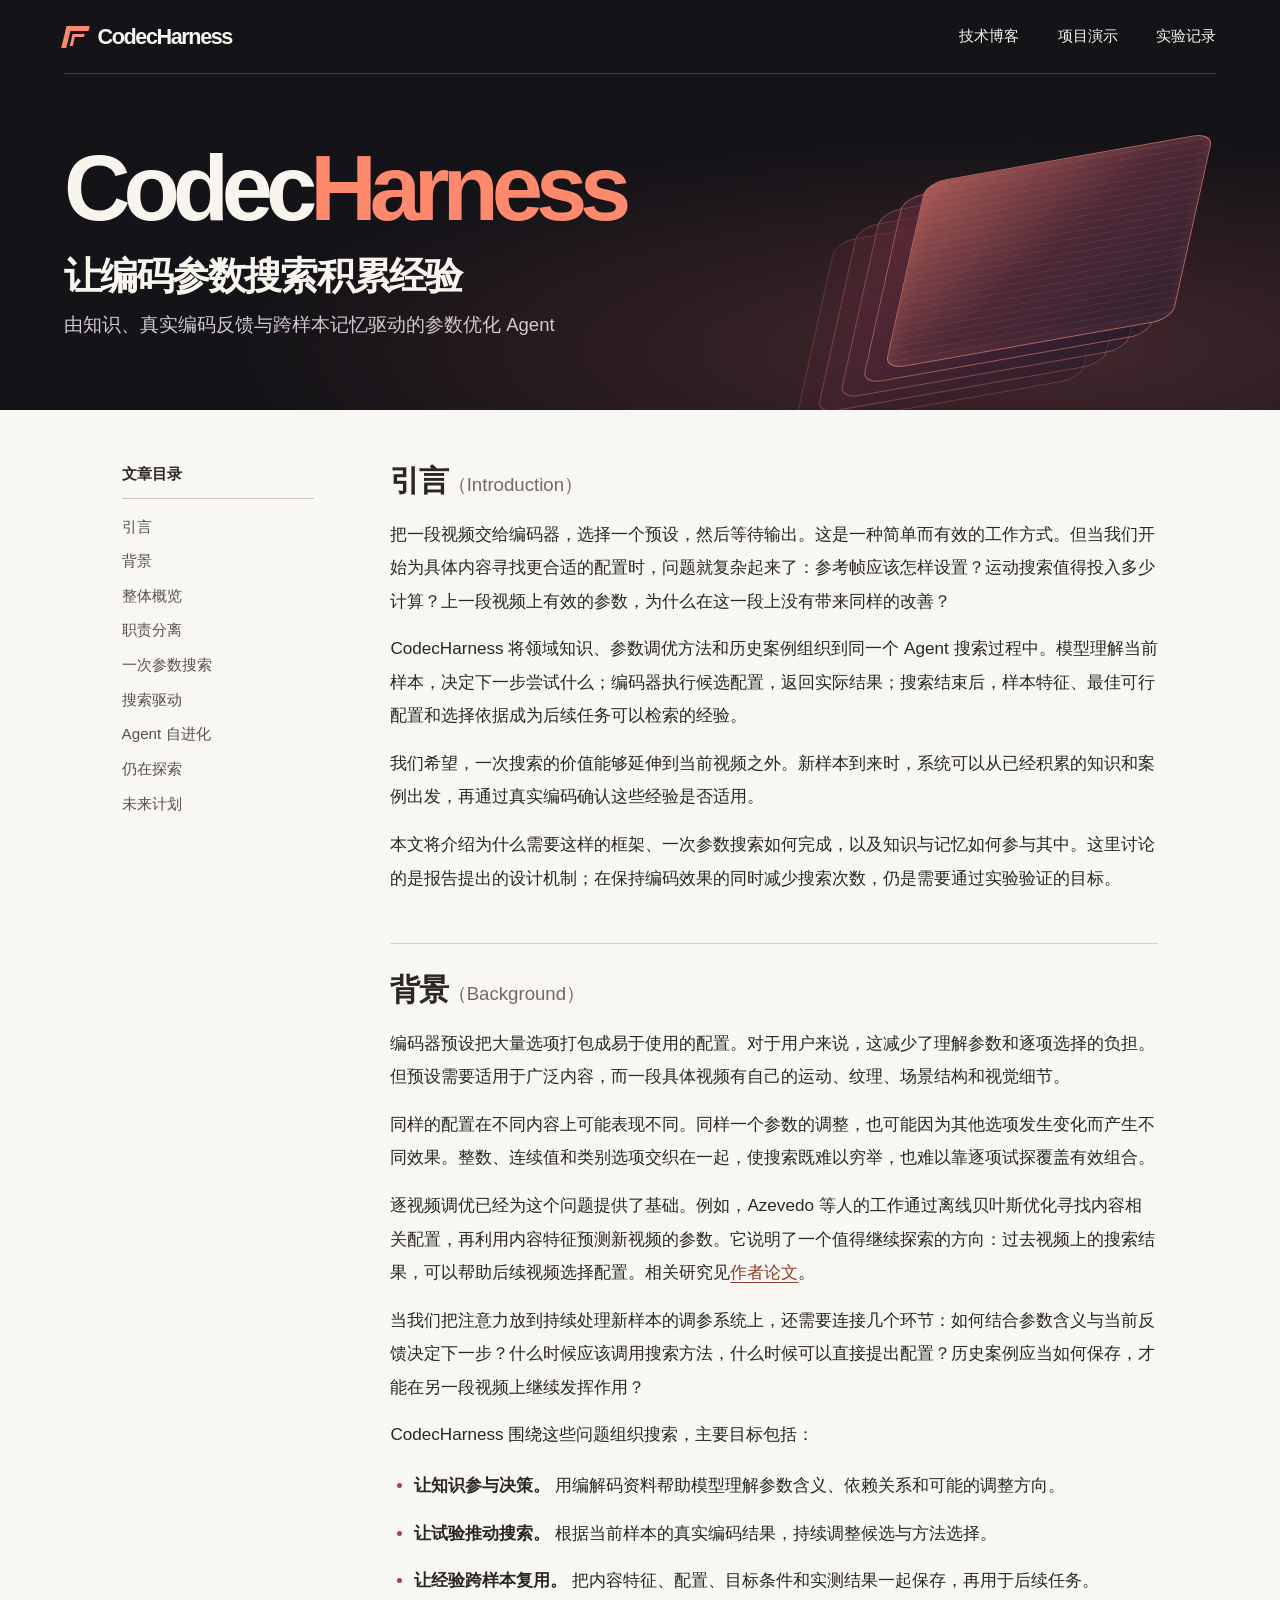
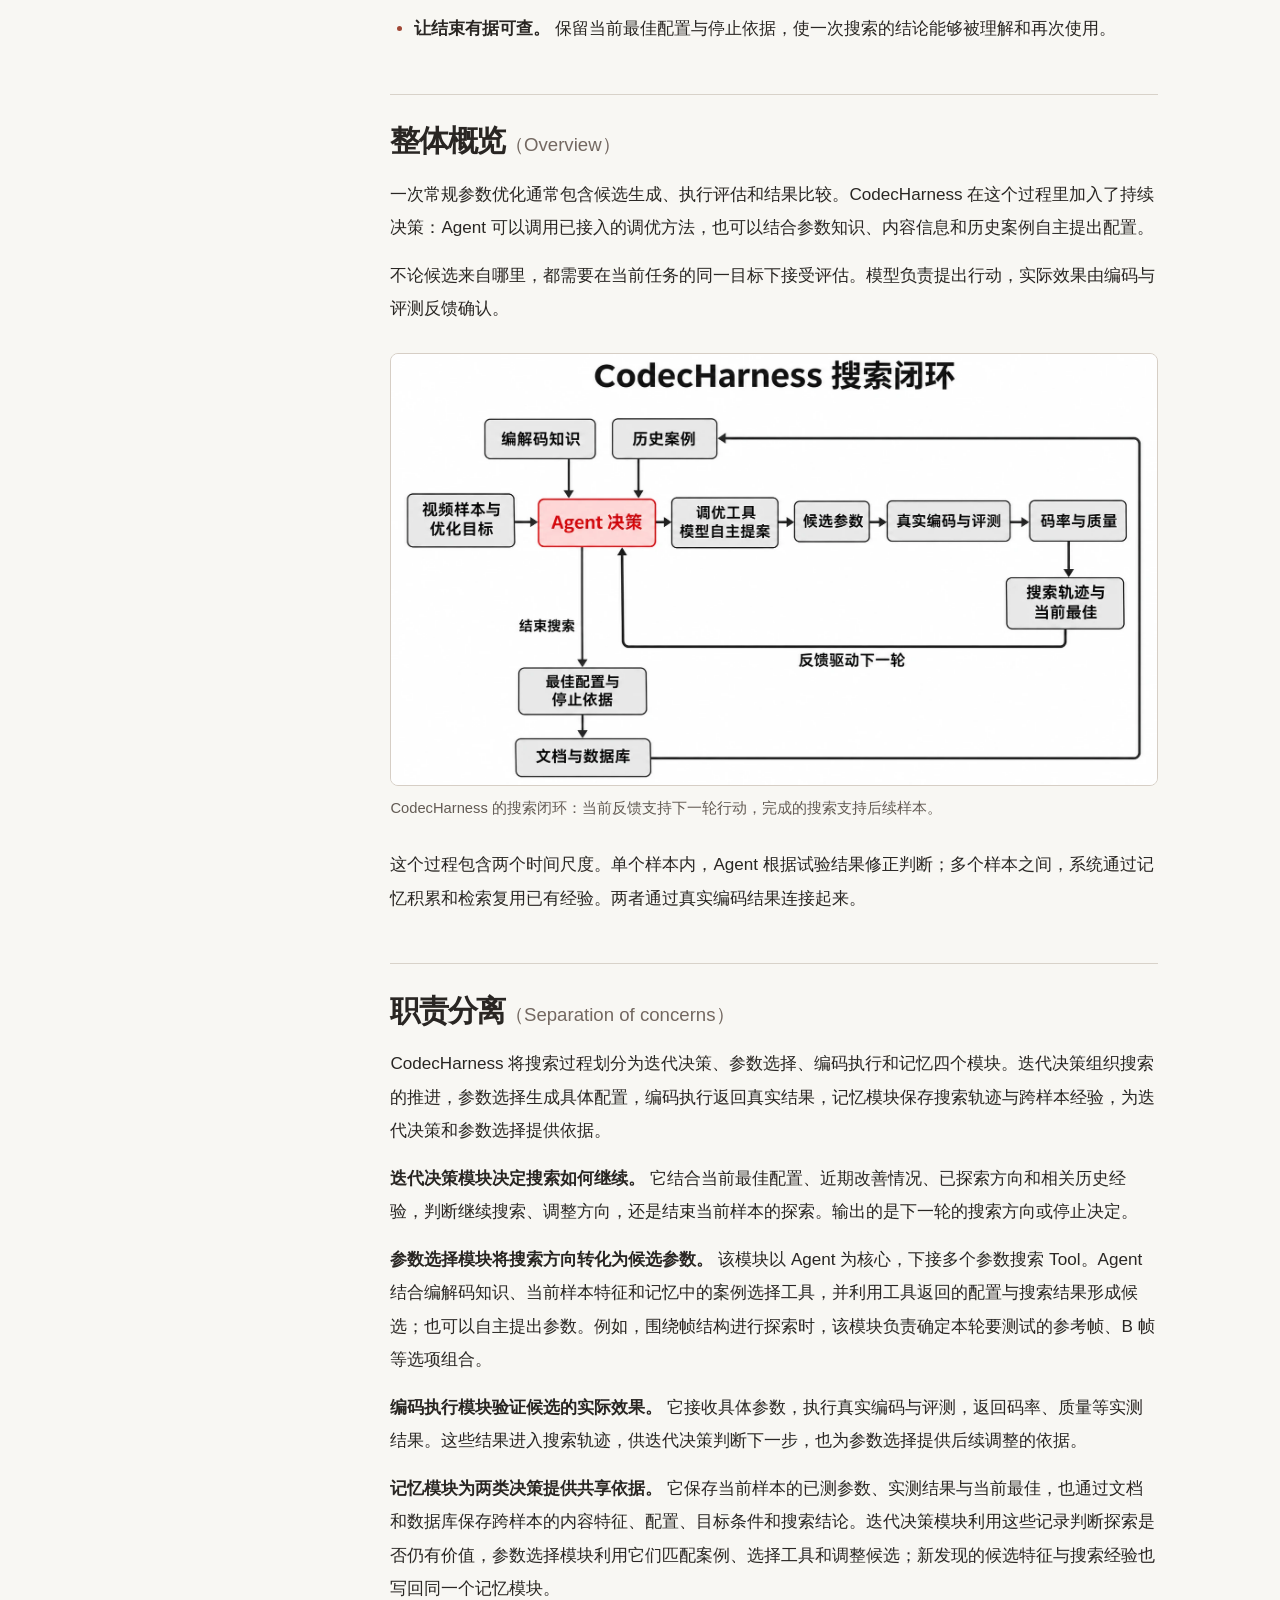
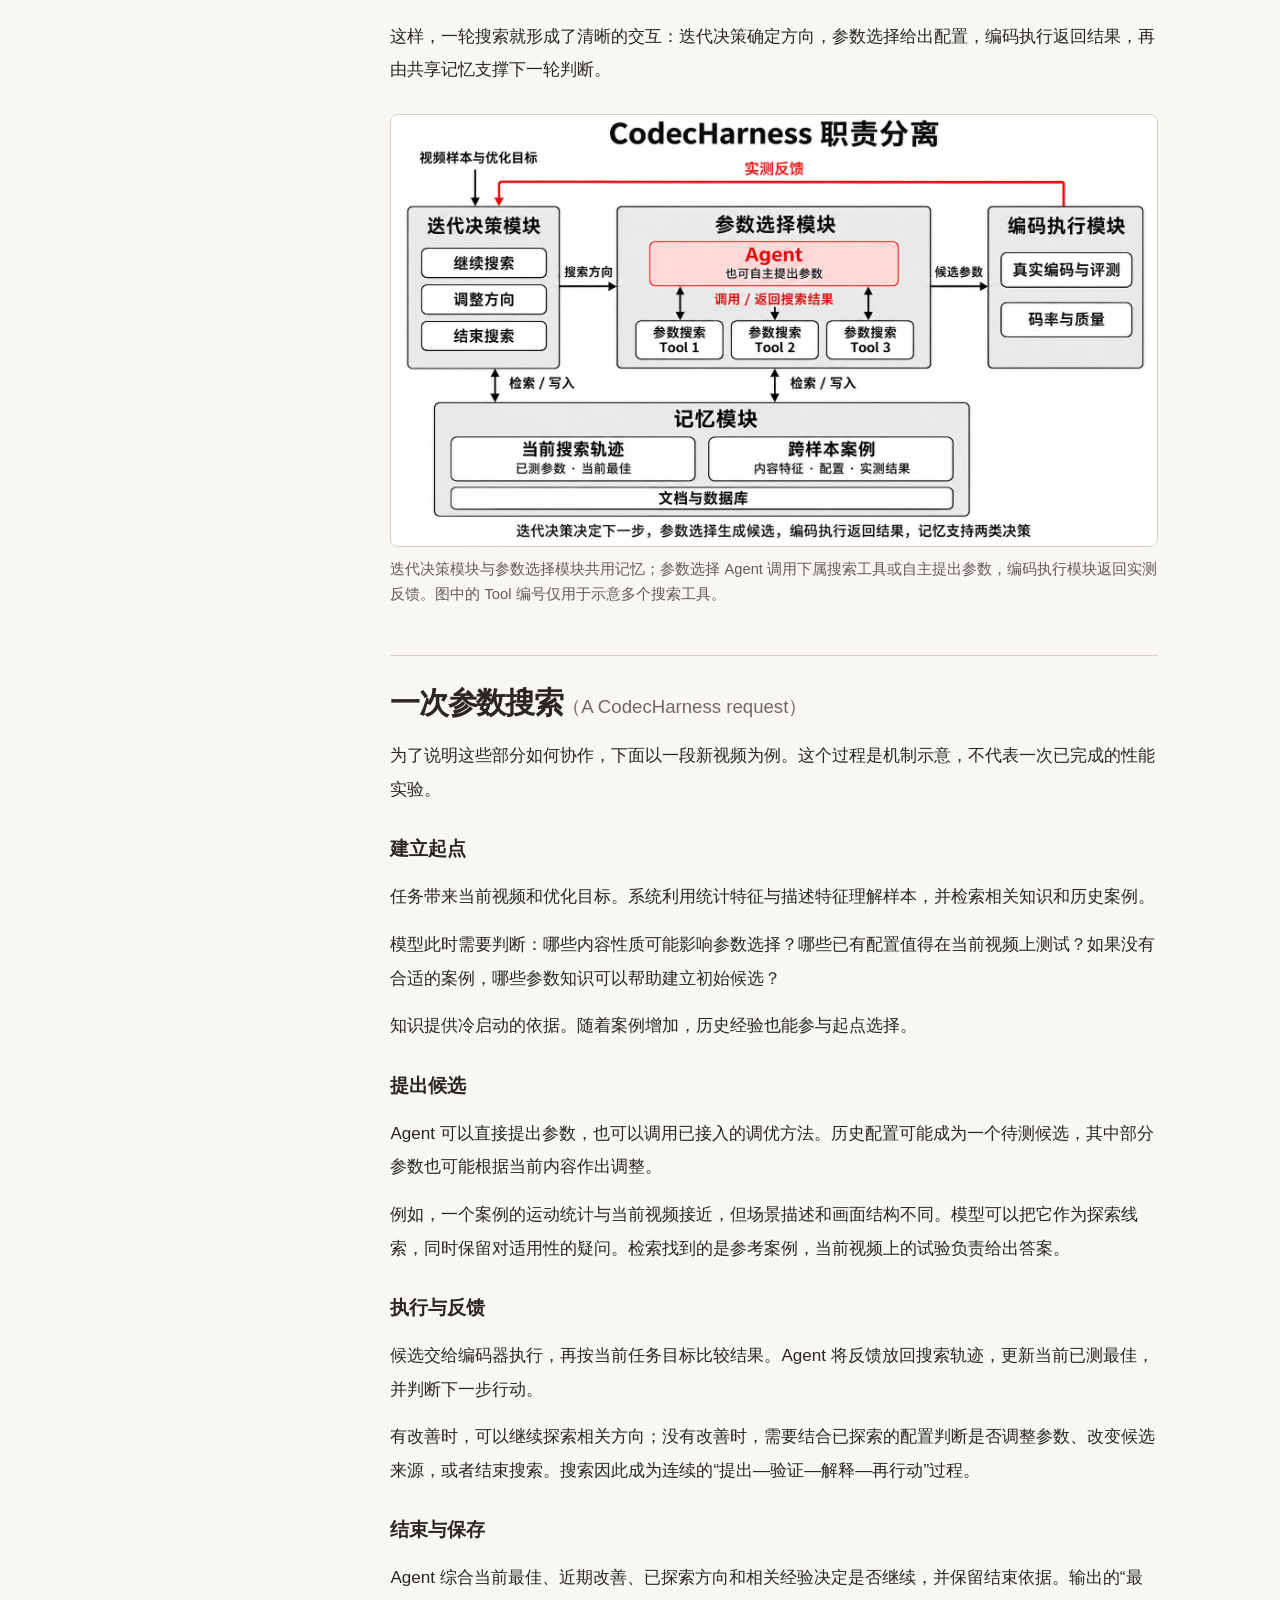
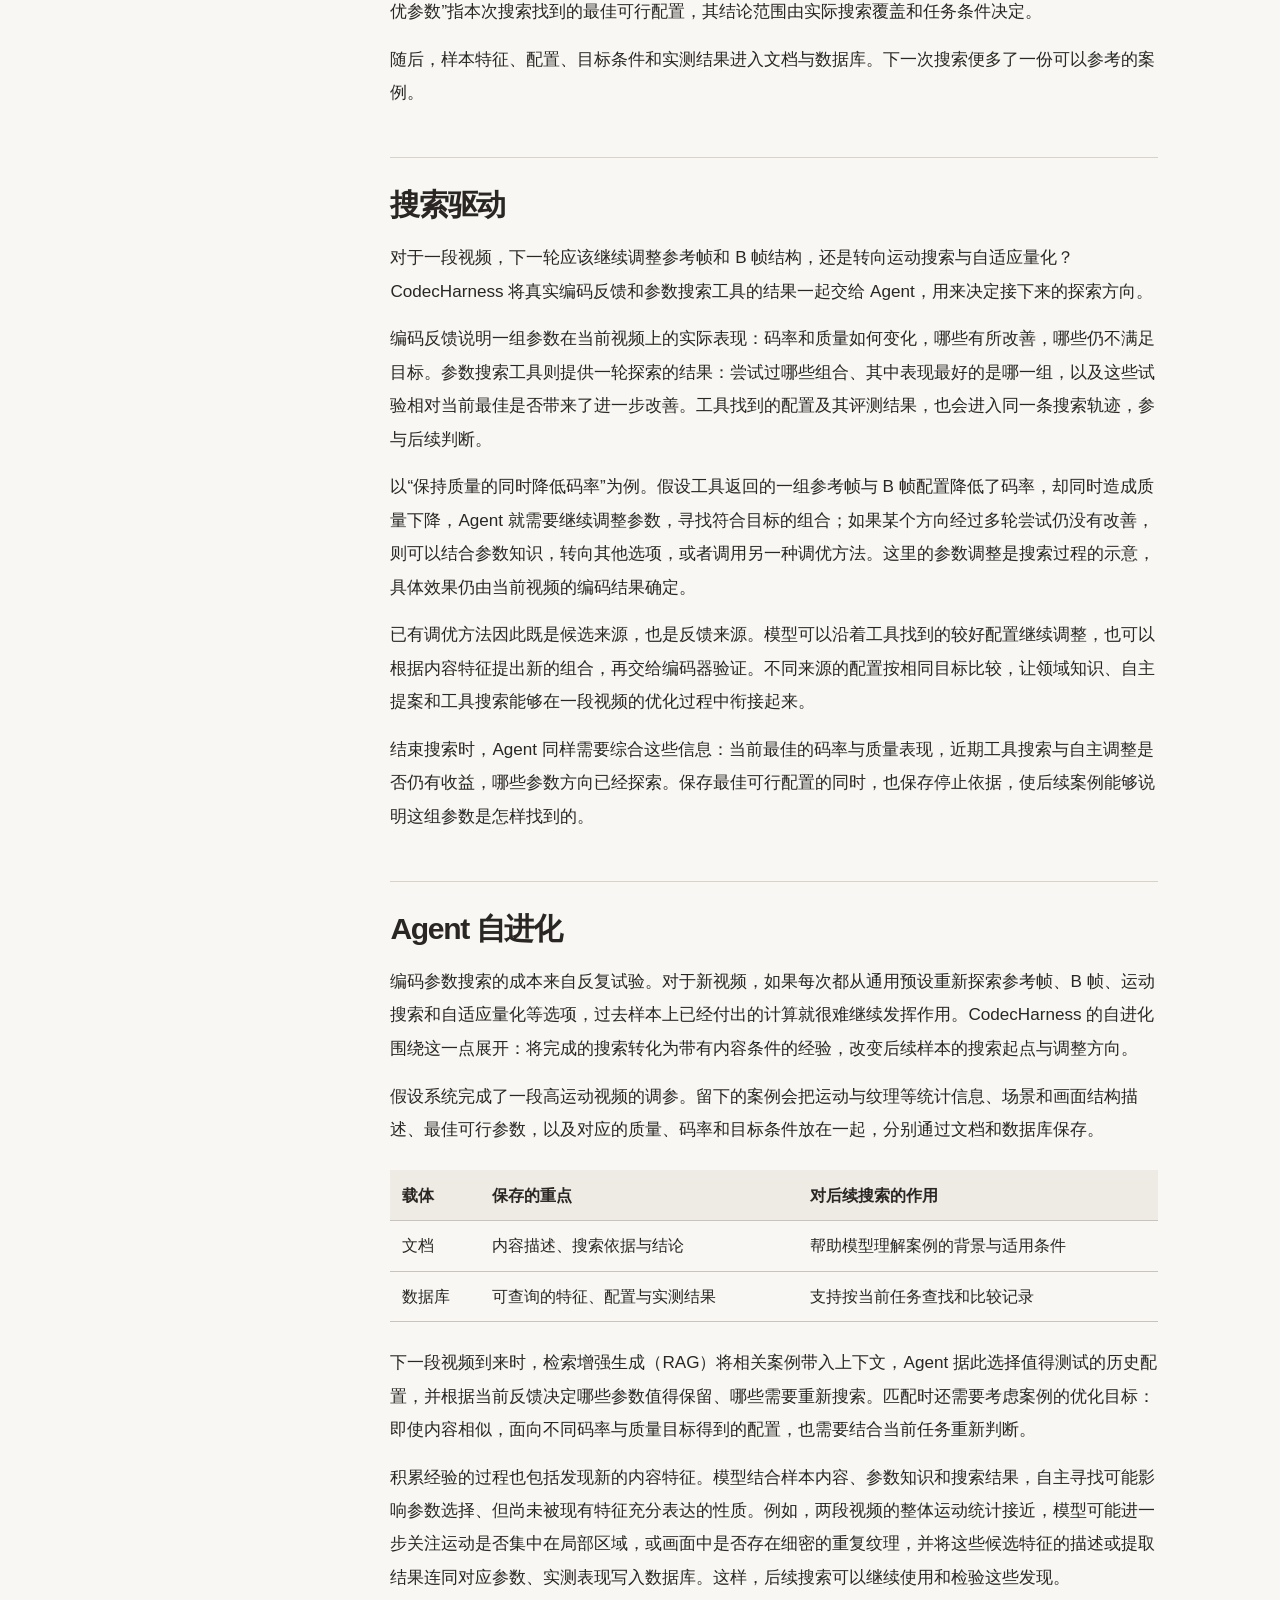
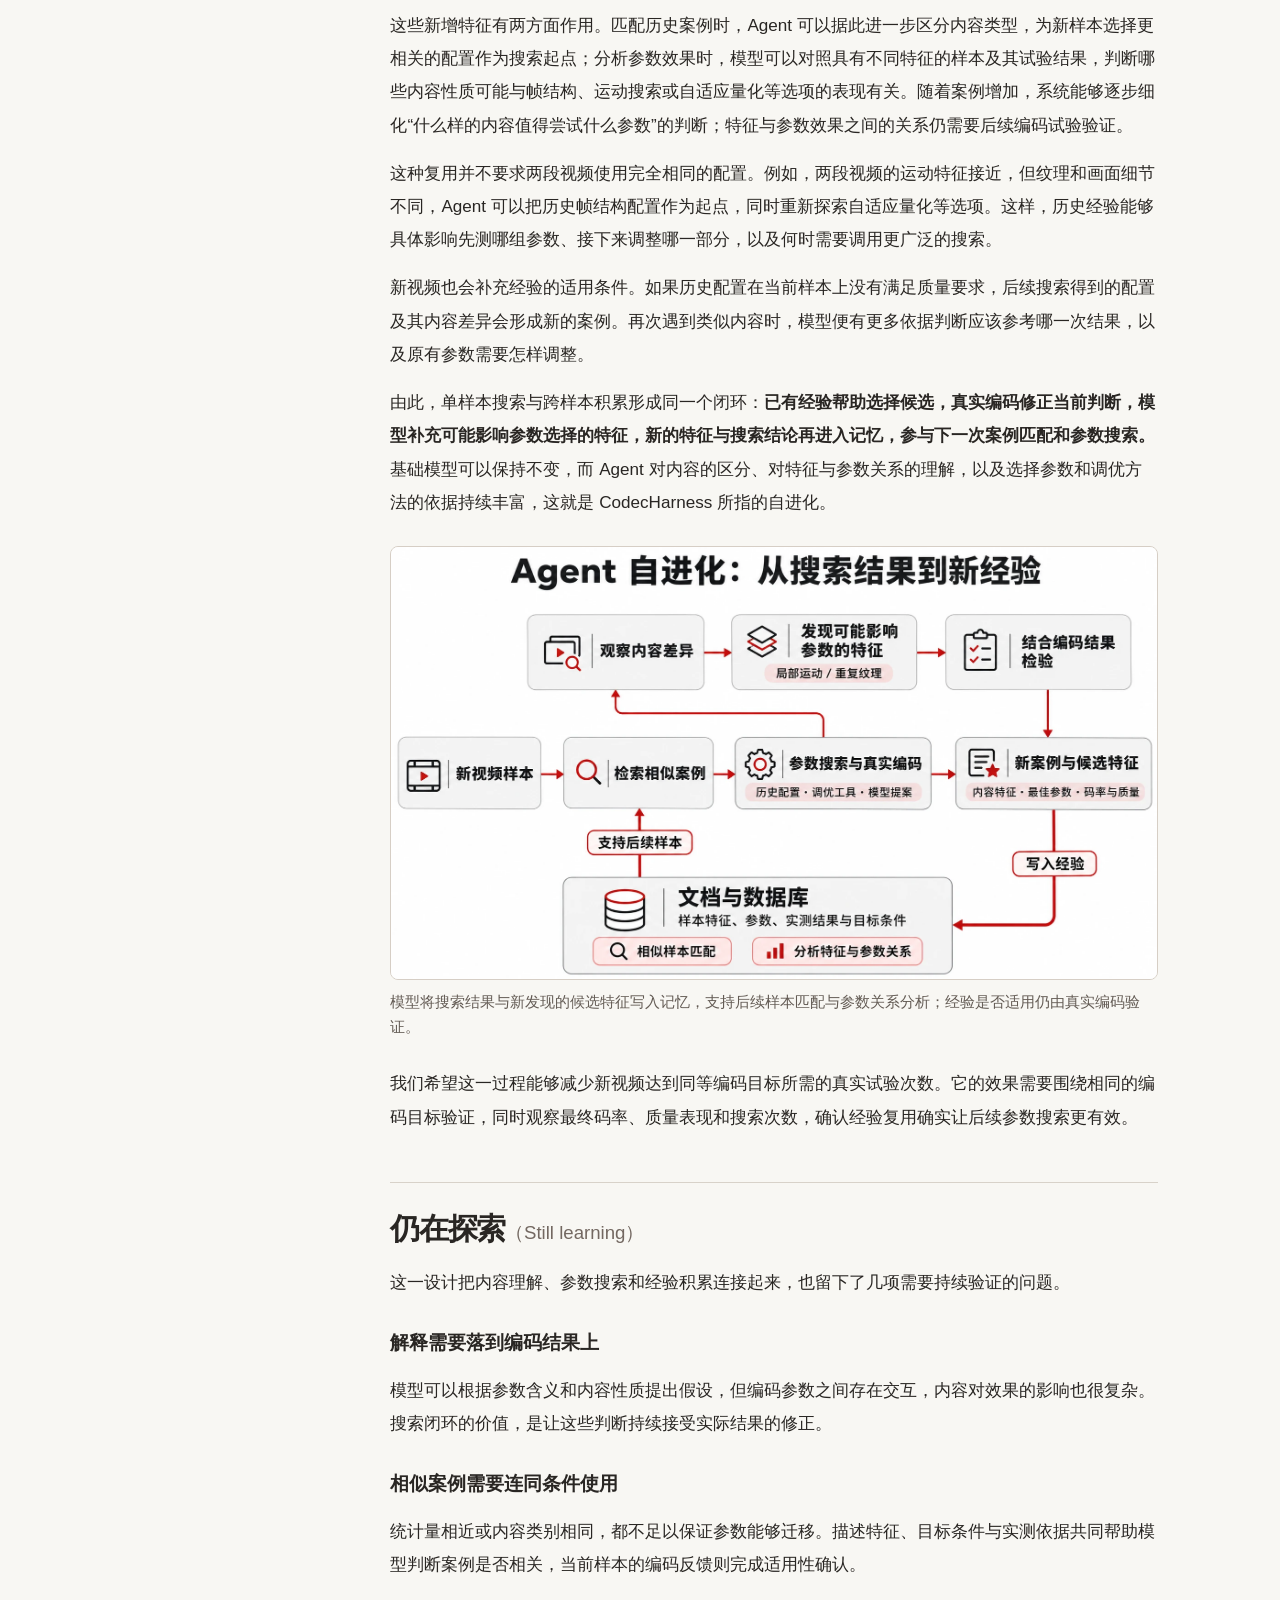
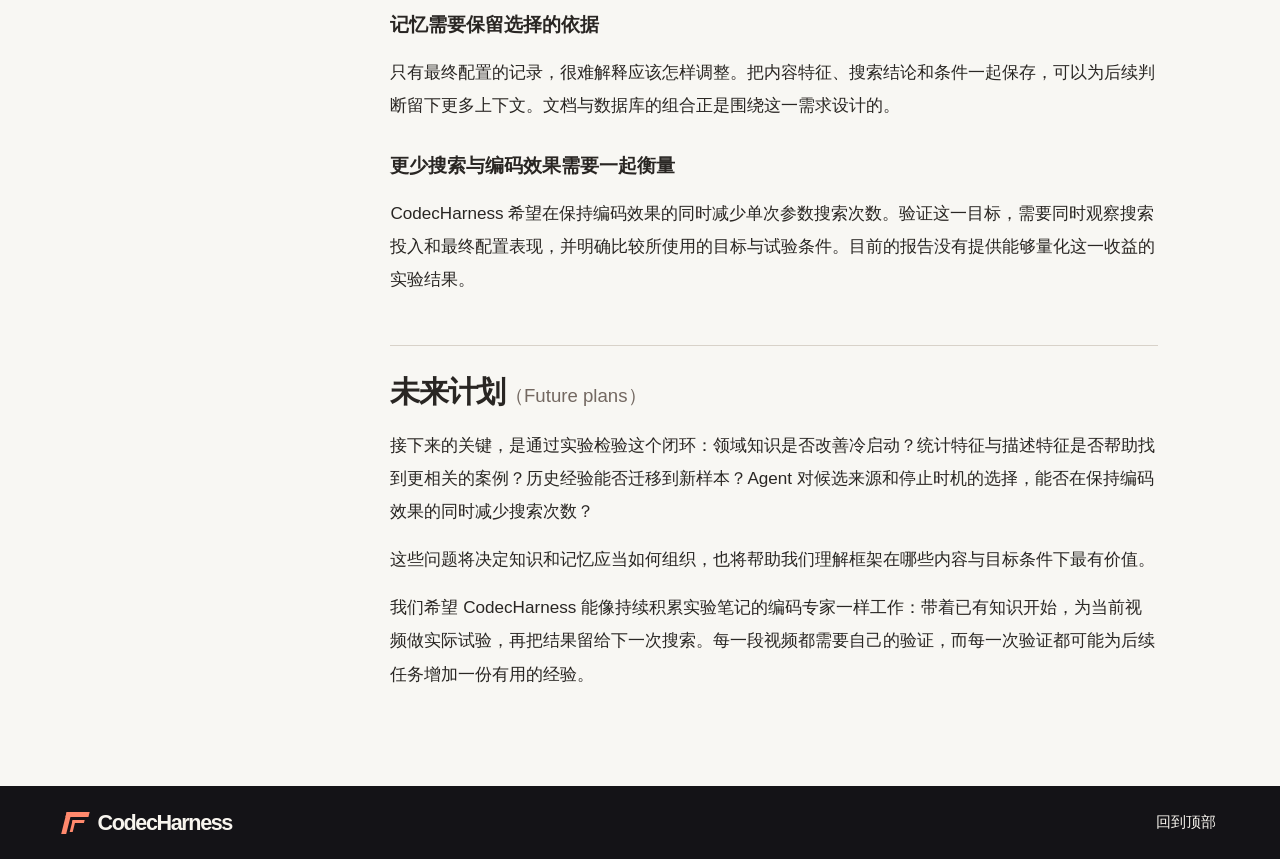
<file: docs/article.html>
<!doctype html>
<html lang="zh-CN">
<head>
  <meta charset="utf-8">
  <meta name="viewport" content="width=device-width, initial-scale=1">
  <meta name="description" content="由知识、真实编码反馈与跨样本记忆驱动的参数优化 Agent。">
  <title>CodecHarness：让编码参数搜索积累经验</title>
  <link rel="stylesheet" href="homepage.css">
</head>
<body id="top">
  <a class="skip" href="#introduction">跳至正文</a>
  <header class="bar frame">
    <a class="brand" href="./"><i aria-hidden="true"></i>CodecHarness</a>
    <nav aria-label="主导航"><a href="article.html" aria-current="page">技术博客</a><a href="slides/">项目演示</a><a href="workbench/">实验记录</a></nav>
  </header>
  <main>
    <div class="cover">
      <div class="frame hero">
        <div class="title-block">
          <h1><span class="wordmark">Codec<b>Harness</b></span><span class="sr-only">：</span><span class="headline">让编码参数搜索积累经验</span></h1>
          <p class="lead">由知识、真实编码反馈与跨样本记忆驱动的参数优化 Agent</p>
        </div>
        <div class="frames" aria-hidden="true"><i></i><i></i><i></i><i></i><i></i></div>
      </div>
    </div>
    <div class="paper">
      <div class="frame reading-layout">
        <aside class="contents">
          <h2>文章目录</h2>
          <nav aria-label="文章目录"><a href="#introduction">引言</a>
<a href="#background">背景</a>
<a href="#overview">整体概览</a>
<a href="#modules">职责分离</a>
<a href="#request">一次参数搜索</a>
<a href="#search">搜索驱动</a>
<a href="#evolution">Agent 自进化</a>
<a href="#questions">仍在探索</a>
<a href="#future">未来计划</a>
</nav>
        </aside>
        <div class="reading-column">
        <article class="manuscript" aria-label="项目正文">
<h2 id="introduction">引言<small>（Introduction）</small></h2>
<p>把一段视频交给编码器，选择一个预设，然后等待输出。这是一种简单而有效的工作方式。但当我们开始为具体内容寻找更合适的配置时，问题就复杂起来了：参考帧应该怎样设置？运动搜索值得投入多少计算？上一段视频上有效的参数，为什么在这一段上没有带来同样的改善？</p>
<p>CodecHarness 将领域知识、参数调优方法和历史案例组织到同一个 Agent 搜索过程中。模型理解当前样本，决定下一步尝试什么；编码器执行候选配置，返回实际结果；搜索结束后，样本特征、最佳可行配置和选择依据成为后续任务可以检索的经验。</p>
<p>我们希望，一次搜索的价值能够延伸到当前视频之外。新样本到来时，系统可以从已经积累的知识和案例出发，再通过真实编码确认这些经验是否适用。</p>
<p>本文将介绍为什么需要这样的框架、一次参数搜索如何完成，以及知识与记忆如何参与其中。这里讨论的是报告提出的设计机制；在保持编码效果的同时减少搜索次数，仍是需要通过实验验证的目标。</p>
<h2 id="background">背景<small>（Background）</small></h2>
<p>编码器预设把大量选项打包成易于使用的配置。对于用户来说，这减少了理解参数和逐项选择的负担。但预设需要适用于广泛内容，而一段具体视频有自己的运动、纹理、场景结构和视觉细节。</p>
<p>同样的配置在不同内容上可能表现不同。同样一个参数的调整，也可能因为其他选项发生变化而产生不同效果。整数、连续值和类别选项交织在一起，使搜索既难以穷举，也难以靠逐项试探覆盖有效组合。</p>
<p>逐视频调优已经为这个问题提供了基础。例如，Azevedo 等人的工作通过离线贝叶斯优化寻找内容相关配置，再利用内容特征预测新视频的参数。它说明了一个值得继续探索的方向：过去视频上的搜索结果，可以帮助后续视频选择配置。相关研究见<a href="https://studios.disneyresearch.com/app/uploads/2024/09/Efficient-Video-Encoder-Autotuning-via-Offline-Bayesian-Optimization-and-Supervised-Learning-Paper.pdf">作者论文</a>。</p>
<p>当我们把注意力放到持续处理新样本的调参系统上，还需要连接几个环节：如何结合参数含义与当前反馈决定下一步？什么时候应该调用搜索方法，什么时候可以直接提出配置？历史案例应当如何保存，才能在另一段视频上继续发挥作用？</p>
<p>CodecHarness 围绕这些问题组织搜索，主要目标包括：</p>
<ul>
<li><strong>让知识参与决策。</strong> 用编解码资料帮助模型理解参数含义、依赖关系和可能的调整方向。</li>
<li><strong>让试验推动搜索。</strong> 根据当前样本的真实编码结果，持续调整候选与方法选择。</li>
<li><strong>让经验跨样本复用。</strong> 把内容特征、配置、目标条件和实测结果一起保存，再用于后续任务。</li>
<li><strong>让结束有据可查。</strong> 保留当前最佳配置与停止依据，使一次搜索的结论能够被理解和再次使用。</li>
</ul>
<h2 id="overview">整体概览<small>（Overview）</small></h2>
<p>一次常规参数优化通常包含候选生成、执行评估和结果比较。CodecHarness 在这个过程里加入了持续决策：Agent 可以调用已接入的调优方法，也可以结合参数知识、内容信息和历史案例自主提出配置。</p>
<p>不论候选来自哪里，都需要在当前任务的同一目标下接受评估。模型负责提出行动，实际效果由编码与评测反馈确认。</p>
<figure>
<a class="diagram" href="images/search-loop.webp"><img src="images/search-loop.webp" alt="CodecHarness 搜索闭环" width="1672" height="941" loading="lazy"></a>
<figcaption>CodecHarness 的搜索闭环：当前反馈支持下一轮行动，完成的搜索支持后续样本。</figcaption>
</figure>
<p>这个过程包含两个时间尺度。单个样本内，Agent 根据试验结果修正判断；多个样本之间，系统通过记忆积累和检索复用已有经验。两者通过真实编码结果连接起来。</p>
<h2 id="modules">职责分离<small>（Separation of concerns）</small></h2>
<p>CodecHarness 将搜索过程划分为迭代决策、参数选择、编码执行和记忆四个模块。迭代决策组织搜索的推进，参数选择生成具体配置，编码执行返回真实结果，记忆模块保存搜索轨迹与跨样本经验，为迭代决策和参数选择提供依据。</p>
<p><strong>迭代决策模块决定搜索如何继续。</strong> 它结合当前最佳配置、近期改善情况、已探索方向和相关历史经验，判断继续搜索、调整方向，还是结束当前样本的探索。输出的是下一轮的搜索方向或停止决定。</p>
<p><strong>参数选择模块将搜索方向转化为候选参数。</strong> 该模块以 Agent 为核心，下接多个参数搜索 Tool。Agent 结合编解码知识、当前样本特征和记忆中的案例选择工具，并利用工具返回的配置与搜索结果形成候选；也可以自主提出参数。例如，围绕帧结构进行探索时，该模块负责确定本轮要测试的参考帧、B 帧等选项组合。</p>
<p><strong>编码执行模块验证候选的实际效果。</strong> 它接收具体参数，执行真实编码与评测，返回码率、质量等实测结果。这些结果进入搜索轨迹，供迭代决策判断下一步，也为参数选择提供后续调整的依据。</p>
<p><strong>记忆模块为两类决策提供共享依据。</strong> 它保存当前样本的已测参数、实测结果与当前最佳，也通过文档和数据库保存跨样本的内容特征、配置、目标条件和搜索结论。迭代决策模块利用这些记录判断探索是否仍有价值，参数选择模块利用它们匹配案例、选择工具和调整候选；新发现的候选特征与搜索经验也写回同一个记忆模块。</p>
<p>这样，一轮搜索就形成了清晰的交互：迭代决策确定方向，参数选择给出配置，编码执行返回结果，再由共享记忆支撑下一轮判断。</p>
<figure>
<a class="diagram" href="images/modules-v3.webp"><img src="images/modules-v3.webp" alt="CodecHarness 四个模块与交互" width="1672" height="941" loading="lazy"></a>
<figcaption>迭代决策模块与参数选择模块共用记忆；参数选择 Agent 调用下属搜索工具或自主提出参数，编码执行模块返回实测反馈。图中的 Tool 编号仅用于示意多个搜索工具。</figcaption>
</figure>
<h2 id="request">一次参数搜索<small>（A CodecHarness request）</small></h2>
<p>为了说明这些部分如何协作，下面以一段新视频为例。这个过程是机制示意，不代表一次已完成的性能实验。</p>
<h3>建立起点</h3>
<p>任务带来当前视频和优化目标。系统利用统计特征与描述特征理解样本，并检索相关知识和历史案例。</p>
<p>模型此时需要判断：哪些内容性质可能影响参数选择？哪些已有配置值得在当前视频上测试？如果没有合适的案例，哪些参数知识可以帮助建立初始候选？</p>
<p>知识提供冷启动的依据。随着案例增加，历史经验也能参与起点选择。</p>
<h3>提出候选</h3>
<p>Agent 可以直接提出参数，也可以调用已接入的调优方法。历史配置可能成为一个待测候选，其中部分参数也可能根据当前内容作出调整。</p>
<p>例如，一个案例的运动统计与当前视频接近，但场景描述和画面结构不同。模型可以把它作为探索线索，同时保留对适用性的疑问。检索找到的是参考案例，当前视频上的试验负责给出答案。</p>
<h3>执行与反馈</h3>
<p>候选交给编码器执行，再按当前任务目标比较结果。Agent 将反馈放回搜索轨迹，更新当前已测最佳，并判断下一步行动。</p>
<p>有改善时，可以继续探索相关方向；没有改善时，需要结合已探索的配置判断是否调整参数、改变候选来源，或者结束搜索。搜索因此成为连续的“提出—验证—解释—再行动”过程。</p>
<h3>结束与保存</h3>
<p>Agent 综合当前最佳、近期改善、已探索方向和相关经验决定是否继续，并保留结束依据。输出的“最优参数”指本次搜索找到的最佳可行配置，其结论范围由实际搜索覆盖和任务条件决定。</p>
<p>随后，样本特征、配置、目标条件和实测结果进入文档与数据库。下一次搜索便多了一份可以参考的案例。</p>
<h2 id="search">搜索驱动</h2>
<p>对于一段视频，下一轮应该继续调整参考帧和 B 帧结构，还是转向运动搜索与自适应量化？CodecHarness 将真实编码反馈和参数搜索工具的结果一起交给 Agent，用来决定接下来的探索方向。</p>
<p>编码反馈说明一组参数在当前视频上的实际表现：码率和质量如何变化，哪些有所改善，哪些仍不满足目标。参数搜索工具则提供一轮探索的结果：尝试过哪些组合、其中表现最好的是哪一组，以及这些试验相对当前最佳是否带来了进一步改善。工具找到的配置及其评测结果，也会进入同一条搜索轨迹，参与后续判断。</p>
<p>以“保持质量的同时降低码率”为例。假设工具返回的一组参考帧与 B 帧配置降低了码率，却同时造成质量下降，Agent 就需要继续调整参数，寻找符合目标的组合；如果某个方向经过多轮尝试仍没有改善，则可以结合参数知识，转向其他选项，或者调用另一种调优方法。这里的参数调整是搜索过程的示意，具体效果仍由当前视频的编码结果确定。</p>
<p>已有调优方法因此既是候选来源，也是反馈来源。模型可以沿着工具找到的较好配置继续调整，也可以根据内容特征提出新的组合，再交给编码器验证。不同来源的配置按相同目标比较，让领域知识、自主提案和工具搜索能够在一段视频的优化过程中衔接起来。</p>
<p>结束搜索时，Agent 同样需要综合这些信息：当前最佳的码率与质量表现，近期工具搜索与自主调整是否仍有收益，哪些参数方向已经探索。保存最佳可行配置的同时，也保存停止依据，使后续案例能够说明这组参数是怎样找到的。</p>
<h2 id="evolution">Agent 自进化</h2>
<p>编码参数搜索的成本来自反复试验。对于新视频，如果每次都从通用预设重新探索参考帧、B 帧、运动搜索和自适应量化等选项，过去样本上已经付出的计算就很难继续发挥作用。CodecHarness 的自进化围绕这一点展开：将完成的搜索转化为带有内容条件的经验，改变后续样本的搜索起点与调整方向。</p>
<p>假设系统完成了一段高运动视频的调参。留下的案例会把运动与纹理等统计信息、场景和画面结构描述、最佳可行参数，以及对应的质量、码率和目标条件放在一起，分别通过文档和数据库保存。</p>
<table>
<thead>
<tr>
<th>载体</th>
<th>保存的重点</th>
<th>对后续搜索的作用</th>
</tr>
</thead>
<tbody>
<tr>
<td>文档</td>
<td>内容描述、搜索依据与结论</td>
<td>帮助模型理解案例的背景与适用条件</td>
</tr>
<tr>
<td>数据库</td>
<td>可查询的特征、配置与实测结果</td>
<td>支持按当前任务查找和比较记录</td>
</tr>
</tbody>
</table>
<p>下一段视频到来时，检索增强生成（RAG）将相关案例带入上下文，Agent 据此选择值得测试的历史配置，并根据当前反馈决定哪些参数值得保留、哪些需要重新搜索。匹配时还需要考虑案例的优化目标：即使内容相似，面向不同码率与质量目标得到的配置，也需要结合当前任务重新判断。</p>
<p>积累经验的过程也包括发现新的内容特征。模型结合样本内容、参数知识和搜索结果，自主寻找可能影响参数选择、但尚未被现有特征充分表达的性质。例如，两段视频的整体运动统计接近，模型可能进一步关注运动是否集中在局部区域，或画面中是否存在细密的重复纹理，并将这些候选特征的描述或提取结果连同对应参数、实测表现写入数据库。这样，后续搜索可以继续使用和检验这些发现。</p>
<p>这些新增特征有两方面作用。匹配历史案例时，Agent 可以据此进一步区分内容类型，为新样本选择更相关的配置作为搜索起点；分析参数效果时，模型可以对照具有不同特征的样本及其试验结果，判断哪些内容性质可能与帧结构、运动搜索或自适应量化等选项的表现有关。随着案例增加，系统能够逐步细化“什么样的内容值得尝试什么参数”的判断；特征与参数效果之间的关系仍需要后续编码试验验证。</p>
<p>这种复用并不要求两段视频使用完全相同的配置。例如，两段视频的运动特征接近，但纹理和画面细节不同，Agent 可以把历史帧结构配置作为起点，同时重新探索自适应量化等选项。这样，历史经验能够具体影响先测哪组参数、接下来调整哪一部分，以及何时需要调用更广泛的搜索。</p>
<p>新视频也会补充经验的适用条件。如果历史配置在当前样本上没有满足质量要求，后续搜索得到的配置及其内容差异会形成新的案例。再次遇到类似内容时，模型便有更多依据判断应该参考哪一次结果，以及原有参数需要怎样调整。</p>
<p>由此，单样本搜索与跨样本积累形成同一个闭环：<strong>已有经验帮助选择候选，真实编码修正当前判断，模型补充可能影响参数选择的特征，新的特征与搜索结论再进入记忆，参与下一次案例匹配和参数搜索。</strong> 基础模型可以保持不变，而 Agent 对内容的区分、对特征与参数关系的理解，以及选择参数和调优方法的依据持续丰富，这就是 CodecHarness 所指的自进化。</p>
<figure>
<a class="diagram" href="images/agent-evolution.webp"><img src="images/agent-evolution.webp" alt="Agent 自进化：从搜索结果到新经验" width="1672" height="941" loading="lazy"></a>
<figcaption>模型将搜索结果与新发现的候选特征写入记忆，支持后续样本匹配与参数关系分析；经验是否适用仍由真实编码验证。</figcaption>
</figure>
<p>我们希望这一过程能够减少新视频达到同等编码目标所需的真实试验次数。它的效果需要围绕相同的编码目标验证，同时观察最终码率、质量表现和搜索次数，确认经验复用确实让后续参数搜索更有效。</p>
<h2 id="questions">仍在探索<small>（Still learning）</small></h2>
<p>这一设计把内容理解、参数搜索和经验积累连接起来，也留下了几项需要持续验证的问题。</p>
<h3>解释需要落到编码结果上</h3>
<p>模型可以根据参数含义和内容性质提出假设，但编码参数之间存在交互，内容对效果的影响也很复杂。搜索闭环的价值，是让这些判断持续接受实际结果的修正。</p>
<h3>相似案例需要连同条件使用</h3>
<p>统计量相近或内容类别相同，都不足以保证参数能够迁移。描述特征、目标条件与实测依据共同帮助模型判断案例是否相关，当前样本的编码反馈则完成适用性确认。</p>
<h3>记忆需要保留选择的依据</h3>
<p>只有最终配置的记录，很难解释应该怎样调整。把内容特征、搜索结论和条件一起保存，可以为后续判断留下更多上下文。文档与数据库的组合正是围绕这一需求设计的。</p>
<h3>更少搜索与编码效果需要一起衡量</h3>
<p>CodecHarness 希望在保持编码效果的同时减少单次参数搜索次数。验证这一目标，需要同时观察搜索投入和最终配置表现，并明确比较所使用的目标与试验条件。目前的报告没有提供能够量化这一收益的实验结果。</p>
<h2 id="future">未来计划<small>（Future plans）</small></h2>
<p>接下来的关键，是通过实验检验这个闭环：领域知识是否改善冷启动？统计特征与描述特征是否帮助找到更相关的案例？历史经验能否迁移到新样本？Agent 对候选来源和停止时机的选择，能否在保持编码效果的同时减少搜索次数？</p>
<p>这些问题将决定知识和记忆应当如何组织，也将帮助我们理解框架在哪些内容与目标条件下最有价值。</p>
<p>我们希望 CodecHarness 能像持续积累实验笔记的编码专家一样工作：带着已有知识开始，为当前视频做实际试验，再把结果留给下一次搜索。每一段视频都需要自己的验证，而每一次验证都可能为后续任务增加一份有用的经验。</p>
        </article>
        </div>
      </div>
    </div>
  </main>
  <footer class="frame foot"><a class="brand" href="./"><i aria-hidden="true"></i>CodecHarness</a><a href="#top">回到顶部</a></footer>
</body>
</html>
</file>
<file: docs/homepage.css>
:root {
  color-scheme: dark;
  --bg: #141317;
  --ink: #f8f5ef;
  --accent: #ff896d;
  --rule: #423b40;
  font: 100%/1.7 "DM Sans", "Noto Sans CJK SC", "Microsoft YaHei", sans-serif;
  color: var(--ink);
  background: var(--bg);
}
* { box-sizing: border-box; }
body, h1, h2, h3, p, figure { margin: 0; }
.frame { width: min(90%, 78rem); margin-inline: auto; }
a { color: inherit; text-underline-offset: .25em; }
:focus-visible { outline: 3px solid #d0573e; outline-offset: 4px; }
.sr-only { position: absolute; width: 1px; height: 1px; overflow: hidden; clip-path: inset(50%); }
.skip { position: absolute; top: -5rem; left: 1rem; padding: .6rem; z-index: 2; background: var(--bg); }
.skip:focus { top: 1rem; }
.bar, .brand, .bar nav, .foot { display: flex; align-items: center; }
.bar, .foot { min-height: 4.6rem; justify-content: space-between; gap: 1rem; }
.bar { border-bottom: 1px solid var(--rule); }
.brand, nav a, .foot a { text-decoration: none; }
.brand { gap: .65rem; font: 700 1.35rem/1 "DM Sans", sans-serif; letter-spacing: -.065em; }
.brand i { width: 1.45rem; height: 1.35rem; transform: skew(-14deg); border-top: .36rem solid var(--accent); border-left: .36rem solid var(--accent); }
.brand i::after { content: ""; display: block; margin: .18rem; height: .6rem; border-top: .2rem solid var(--accent); border-left: .2rem solid var(--accent); }
.bar nav { gap: clamp(.9rem, 3vw, 2.8rem); }
nav a, .foot > a:last-child { font-size: .95rem; }
nav a:hover, .foot a:hover { text-decoration: underline; }
.cover { overflow: hidden; background: radial-gradient(ellipse at 80% 82%,#44272e,transparent 54%); }
.hero { position: relative; isolation: isolate; padding-block: clamp(3rem, 5.4vw, 5.5rem); }
h1 { line-height: 1.15; }
.wordmark, .headline { display: block; }
.wordmark { font: 730 clamp(2.85rem, 7.2vw, 7rem)/1 "DM Sans", Arial, sans-serif; letter-spacing: -.077em; }
.wordmark b { color: var(--accent); font-weight: inherit; }
.headline { font-size: clamp(1.55rem, 3vw, 3.1rem); letter-spacing: -.05em; margin-top: 1.2rem; }
.lead { margin-top: .7rem; color: #d2cacf; font-size: clamp(1rem, 1.45vw, 1.25rem); }
.title-block { max-width: 70%; }
.frames { position: absolute; z-index: -1; top: 50%; right: 2%; width: 25%; aspect-ratio: 1.6; transform: translateY(-45%) skewY(-10deg) skewX(-13deg); }
.frames i { position: absolute; inset: 0; border: 1px solid #b76861; border-radius: 7%; background: linear-gradient(130deg,#682f3b99,#281b2fc9); }
.frames i:nth-child(1) { transform: translate(-28%,24%); opacity: .35; }
.frames i:nth-child(2) { transform: translate(-21%,18%); opacity: .48; }
.frames i:nth-child(3) { transform: translate(-14%,12%); opacity: .62; }
.frames i:nth-child(4) { transform: translate(-7%,6%); opacity: .8; }
.frames i:last-child { background: repeating-linear-gradient(0deg,transparent 0 5px,#fa8f7414 6px 7px),linear-gradient(140deg,#a65855,#4d2937 50%,#302030); box-shadow: inset 0 0 1.2rem #ec9c721c; }
.paper { color-scheme: light; color: #292623; background: #f8f7f3; }
.reading-layout { display: grid; grid-template-columns: 12rem minmax(0, 48rem); gap: clamp(2rem, 6vw, 6rem); justify-content: center; padding-block: clamp(2rem, 4vw, 4rem) 5rem; }
.contents { position: sticky; top: 1.2rem; align-self: start; }
.contents h2 { font-size: .95rem; padding-bottom: .7rem; border-bottom: 1px solid #cec9bf; }
.contents nav { display: grid; padding-block: .7rem; gap: .15rem; }
.contents a { width: fit-content; padding: .2rem 0; color: #57504c; }
.manuscript { min-width: 0; font-size: 1.07rem; }
.manuscript h2 { margin: 3rem 0 1rem; padding-top: 1.65rem; border-top: 1px solid #d8d2c9; font-size: clamp(1.55rem, 2.35vw, 2.3rem); line-height: 1.35; letter-spacing: -.045em; scroll-margin-top: 1rem; }
.manuscript h2:first-child { margin-top: 0; padding-top: 0; border: 0; }
.manuscript h2 small { font: 500 .62em/1.5 "DM Sans", sans-serif; color: #736861; letter-spacing: 0; }
.manuscript h3 { font-size: 1.2rem; margin-top: 1.7rem; }
.manuscript p, .manuscript li { margin-block: .9rem; line-height: 1.95; }
.manuscript a:not(.diagram) { color: #903d2d; }
.manuscript ul { padding-left: 1.4em; }
.manuscript li::marker { color: #a04735; }
.manuscript table { width: 100%; border-collapse: collapse; margin-block: 1.5rem; font-size: 1rem; }
.manuscript th, .manuscript td { text-align: left; padding: .7rem; border-bottom: 1px solid #c9c3bb; }
.manuscript thead { background: #eeebe4; }
figure { margin-block: 1.7rem; }
.diagram { display: block; border: 1px solid #d6cec5; border-radius: .5rem; overflow: hidden; background: white; cursor: zoom-in; }
.diagram img { display: block; width: 100%; height: auto; }
figcaption { color: #635b54; font-size: .92rem; }
figcaption { margin-top: .65rem; }
@media (max-width: 52rem) {
  .reading-layout { grid-template-columns: 1fr; gap: 1.4rem; }
  .contents { position: static; }
  .contents nav { display: flex; flex-wrap: wrap; gap: .25rem 1.15rem; }
  .contents a { font-size: .9rem; }
  .title-block { max-width: 78%; }
  .frames { width: 17%; right: 0; }
}
@media (max-width: 36rem) {
  .bar { flex-wrap: wrap; padding-block: .85rem; gap: .6rem; }
  .bar nav { flex-wrap: wrap; }
  .frames { display: none; }
  .title-block { max-width: none; }
  .manuscript th, .manuscript td { padding: .45rem; }
}

.reading-column { min-width: 0; }
</file>
<file: docs/landing.css>
.landing {
  min-height: 100svh;
  display: grid;
  align-items: center;
  background: radial-gradient(ellipse at 20% 40%, #342128 0%, transparent 60%), #131217;
}
.landing-main { width: min(90%, 76rem); padding-block: clamp(3rem, 8vh, 7rem); }
.landing .hero { padding: 0 0 clamp(2.2rem, 5vw, 4.5rem); }
.landing .wordmark { font-size: clamp(3rem, 7.4vw, 7.1rem); }
.landing-subtitle {
  margin-top: clamp(.8rem, 1.6vw, 1.4rem);
  color: #e6d5ce;
  font-family: "Noto Serif CJK SC", "Source Han Serif SC", "Songti SC", "STSong", "SimSun", serif;
  font-size: clamp(1.125rem, .9rem + 1vw, 1.75rem);
  font-weight: 500;
  line-height: 1.6;
  letter-spacing: .025em;
}
.landing-subtitle span { display: inline-block; max-width: 100%; }
.destinations { display: grid; grid-template-columns: repeat(3, minmax(0, 1fr)); gap: clamp(.8rem, 1.8vw, 1.8rem); }
.entry {
  --accent-card: #ffa180;
  --surface: #492b2d;
  --halo: #cc694a;
  display: grid;
  grid-template-rows: 1fr auto;
  position: relative;
  isolation: isolate;
  overflow: hidden;
  color: #fff7f2;
  aspect-ratio: 1.07;
  border: 1px solid color-mix(in srgb, var(--accent-card) 38%, #221f26);
  border-radius: 1.3rem;
  background: radial-gradient(ellipse at 60% 20%, color-mix(in srgb, var(--halo) 38%, transparent), transparent 72%), linear-gradient(155deg, var(--surface), #211e24 96%);
  box-shadow: inset 0 1px 0 #ffffff17, 0 16px 40px -28px #000;
  transition: transform .22s ease, border-color .22s ease, box-shadow .22s ease;
}
.deck { --accent-card: #c8b0ff; --surface: #3b3258; --halo: #8c73d6; }
.lab { --accent-card: #8ae7bf; --surface: #23463f; --halo: #4b9f85; }
.entry:hover, .entry:focus-visible {
  text-decoration: none;
  border-color: var(--accent-card);
  box-shadow: inset 0 1px 0 #ffffff22, 0 18px 44px -22px color-mix(in srgb, var(--halo) 48%, transparent);
}
.entry:focus-visible { outline: 3px solid var(--accent-card); outline-offset: 4px; }
.entry-label {
  display: flex;
  align-items: center;
  justify-content: space-between;
  gap: .5rem;
  padding: 0 clamp(1rem, 2vw, 2rem) clamp(1rem, 2vw, 1.8rem);
  font-size: clamp(1.35rem, 2.3vw, 2.1rem);
  font-weight: 650;
  letter-spacing: -.04em;
}
.arrow {
  display: grid; place-items: center; width: 1.85em; height: 1.85em;
  border-radius: 50%; border: 1px solid currentColor; color: var(--accent-card);
  font: 400 .77em/1 sans-serif;
}
.art { position: relative; display: grid; place-items: center; min-height: 0; pointer-events: none; }
.art::before {
  content: ""; position: absolute; inset: 0;
  background-image: radial-gradient(#ffffff38 .7px, transparent 1px);
  background-size: 11px 11px; mask-image: linear-gradient(150deg, #0008, transparent 78%);
}
.art > span { position: relative; display: block; }
.book {
  width: 43%; aspect-ratio: .85;
  transform: perspective(650px) rotateX(25deg) rotateY(-24deg) rotateZ(-15deg);
  border: 1px solid #ffc5ad; border-radius: 3px 8px 7px 3px;
  background: linear-gradient(90deg, #cb634d 5%, #f28a6b 6%, #db785e 9%, #ffaf86 10%, #e67d62);
  box-shadow: 1px 2px #ffe1bf, 2px 4px #945847, 3px 6px #ffd3a8, 4px 8px #9b5543, 6px 10px #db8465, 12px 21px 18px #29131677;
}
.book i { position: absolute; inset: 14% 12% 35% 20%; border: 1px solid #7c403b; background: repeating-radial-gradient(ellipse at 95% 105%, transparent 0 5px, #8b473e 5.5px 6.5px); }
.book::after { content: ""; position: absolute; left: 20%; bottom: 13%; width: 28%; height: 3%; background: #88483b; }
.panes { width: 52%; aspect-ratio: 1.4; transform: perspective(600px) rotateY(-18deg) rotateZ(-9deg); }
.panes i { position: absolute; inset: 0; border: 1px solid #dacaff; border-radius: 6px; }
.panes i:first-child { transform: translate(-12%, 15%) rotate(-7deg); background: #78699a; box-shadow: 0 9px 17px #20153380; }
.panes i:nth-child(2) { transform: translate(-6%, 7%) rotate(-3deg); background: #ac96d6; }
.panes i:last-child { overflow: hidden; background: linear-gradient(120deg,#d8c4ff,#9c88d3); }
.panes i:last-child::before { content: ""; position: absolute; aspect-ratio: 1; width: 77%; top: -20%; right: -13%; border-radius: 50%; background: repeating-linear-gradient(132deg,#655089 0 2px,transparent 2px 5px); }
.panes i:last-child::after { content: ""; position: absolute; left: 11%; bottom: 18%; width: 34%; height: 4%; background: #574274; box-shadow: 0 6px #796097; }
.plot {
  width: 60%; aspect-ratio: 1.45; transform: perspective(650px) rotateY(-19deg) rotateZ(-8deg);
  border: 1px solid #98d6b8; border-radius: 8px; overflow: hidden;
  background: repeating-linear-gradient(0deg, transparent 0 15%,#628c7955 15% 16%), repeating-linear-gradient(90deg,transparent 0 12%,#628c7955 12% 13%), #23463e;
  box-shadow: 2px 4px #476f60, 4px 7px #28483c, 7px 16px 16px #10241f88;
}
.plot i, .plot::after { position: absolute; inset: 15% 9% 15%; }
.plot i { background: linear-gradient(0deg, #76e5b718, #80e2b592); clip-path: polygon(0 81%,20% 81%,20% 61%,43% 61%,43% 42%,65% 42%,65% 25%,84% 25%,84% 11%,100% 11%,100% 100%,0 100%); }
.plot::after { content: ""; background: #b0ffcf; clip-path: polygon(0 79%,19% 79%,19% 59%,42% 59%,42% 40%,64% 40%,64% 23%,83% 23%,83% 9%,100% 9%,100% 12%,85% 12%,85% 26%,66% 26%,66% 43%,44% 43%,44% 62%,21% 62%,21% 82%,0 82%); }
@media (hover: hover) and (prefers-reduced-motion: no-preference) {
  .entry:hover { transform: translateY(-6px); }
  .entry .art { transition: transform .28s ease; }
  .entry:hover .art { transform: scale(1.045); }
}
@media (max-width: 44rem) {
  .destinations { grid-template-columns: 1fr; }
  .entry { aspect-ratio: auto; min-height: 7rem; grid-template-columns: 7.6rem 1fr; grid-template-rows: auto; }
  .art { order: 0; }
  .entry-label { padding: 1rem 1.2rem 1rem .3rem; }
  .book { width: 41%; } .panes { width: 54%; } .plot { width: 62%; }
}
@media (prefers-reduced-motion: reduce) { .entry { transition: none; } }

.author-contact {
  display: flex;
  align-items: center;
  gap: 1.25rem;
  border-top: 1px solid #ffffff28;
  margin-top: clamp(2rem, 4vw, 3.5rem);
  padding-top: 1.25rem;
}
.author-contact img { display: block; width: 8rem; height: 8rem; }
.author-contact p { margin: 0 0 .45rem; color: #eee4df; }
.author-contact a { color: #ffc3a9; text-decoration: underline; text-underline-offset: .22em; }
</file>
